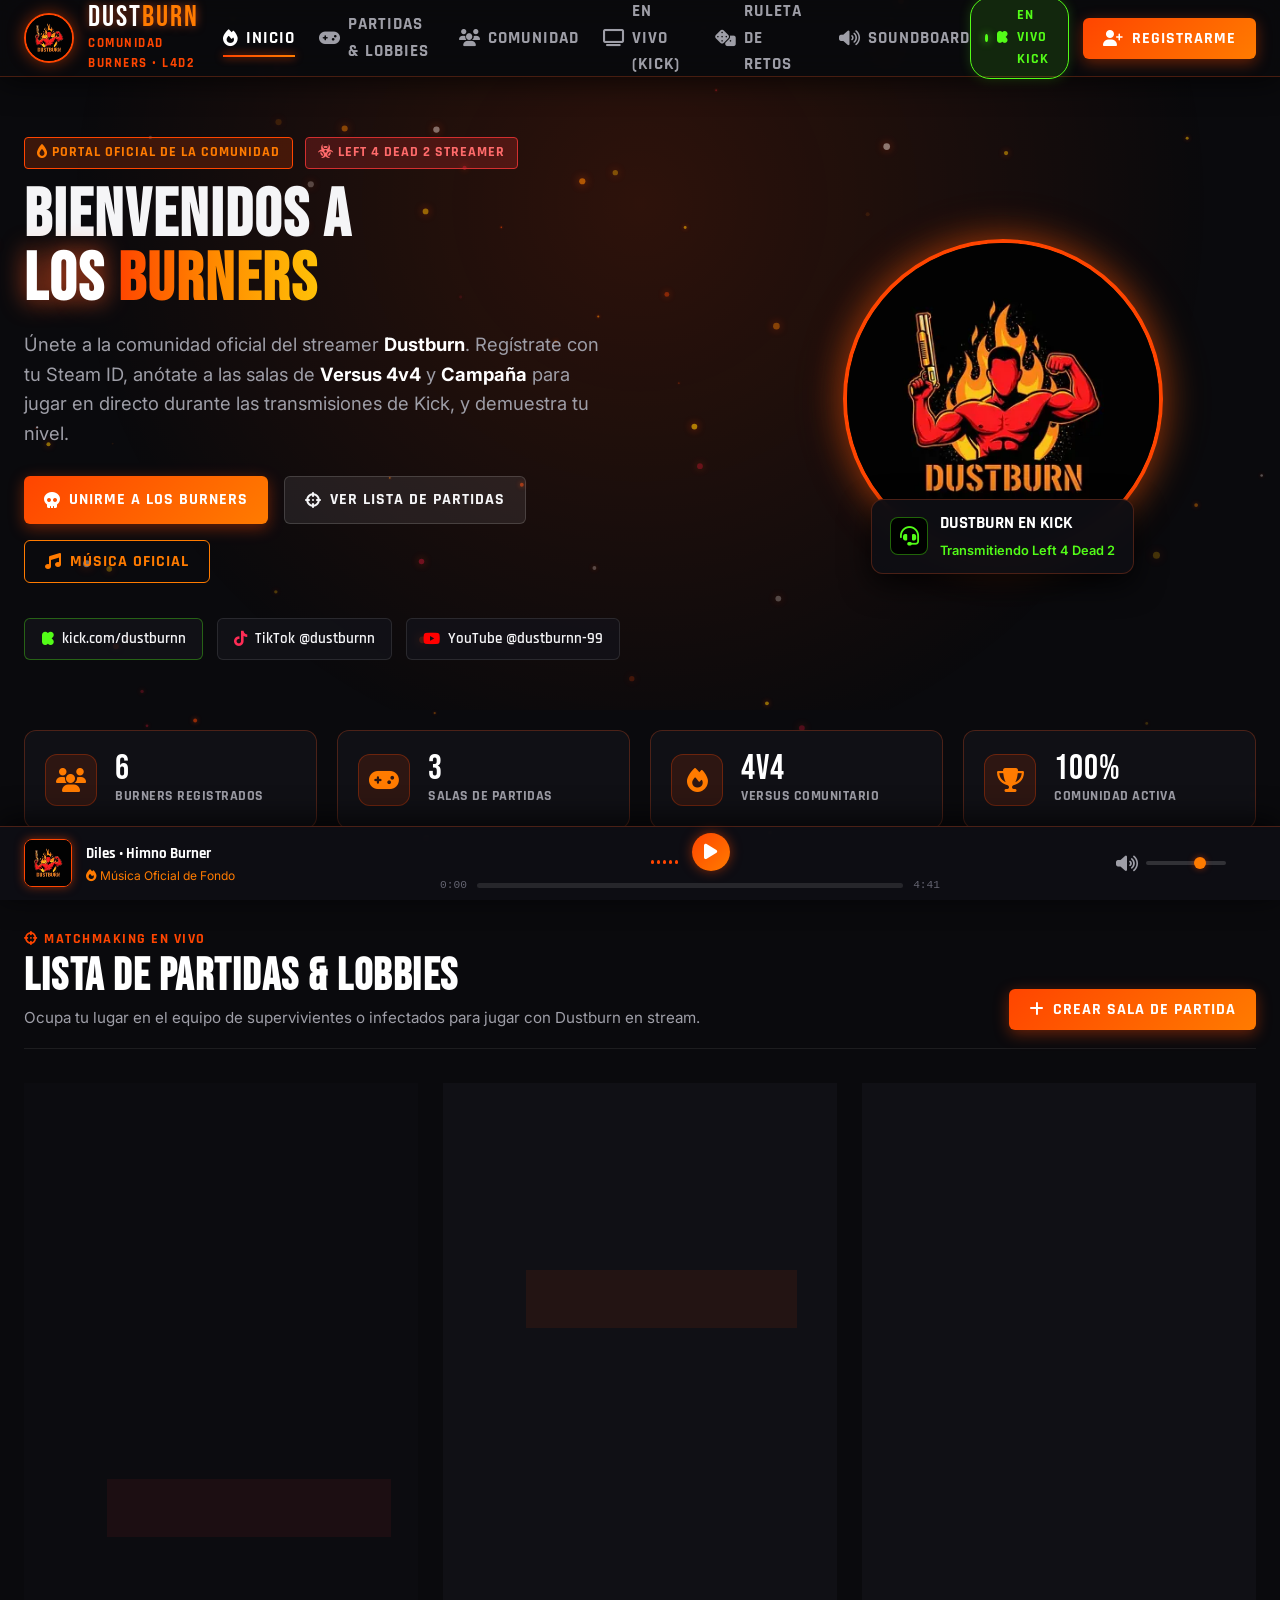
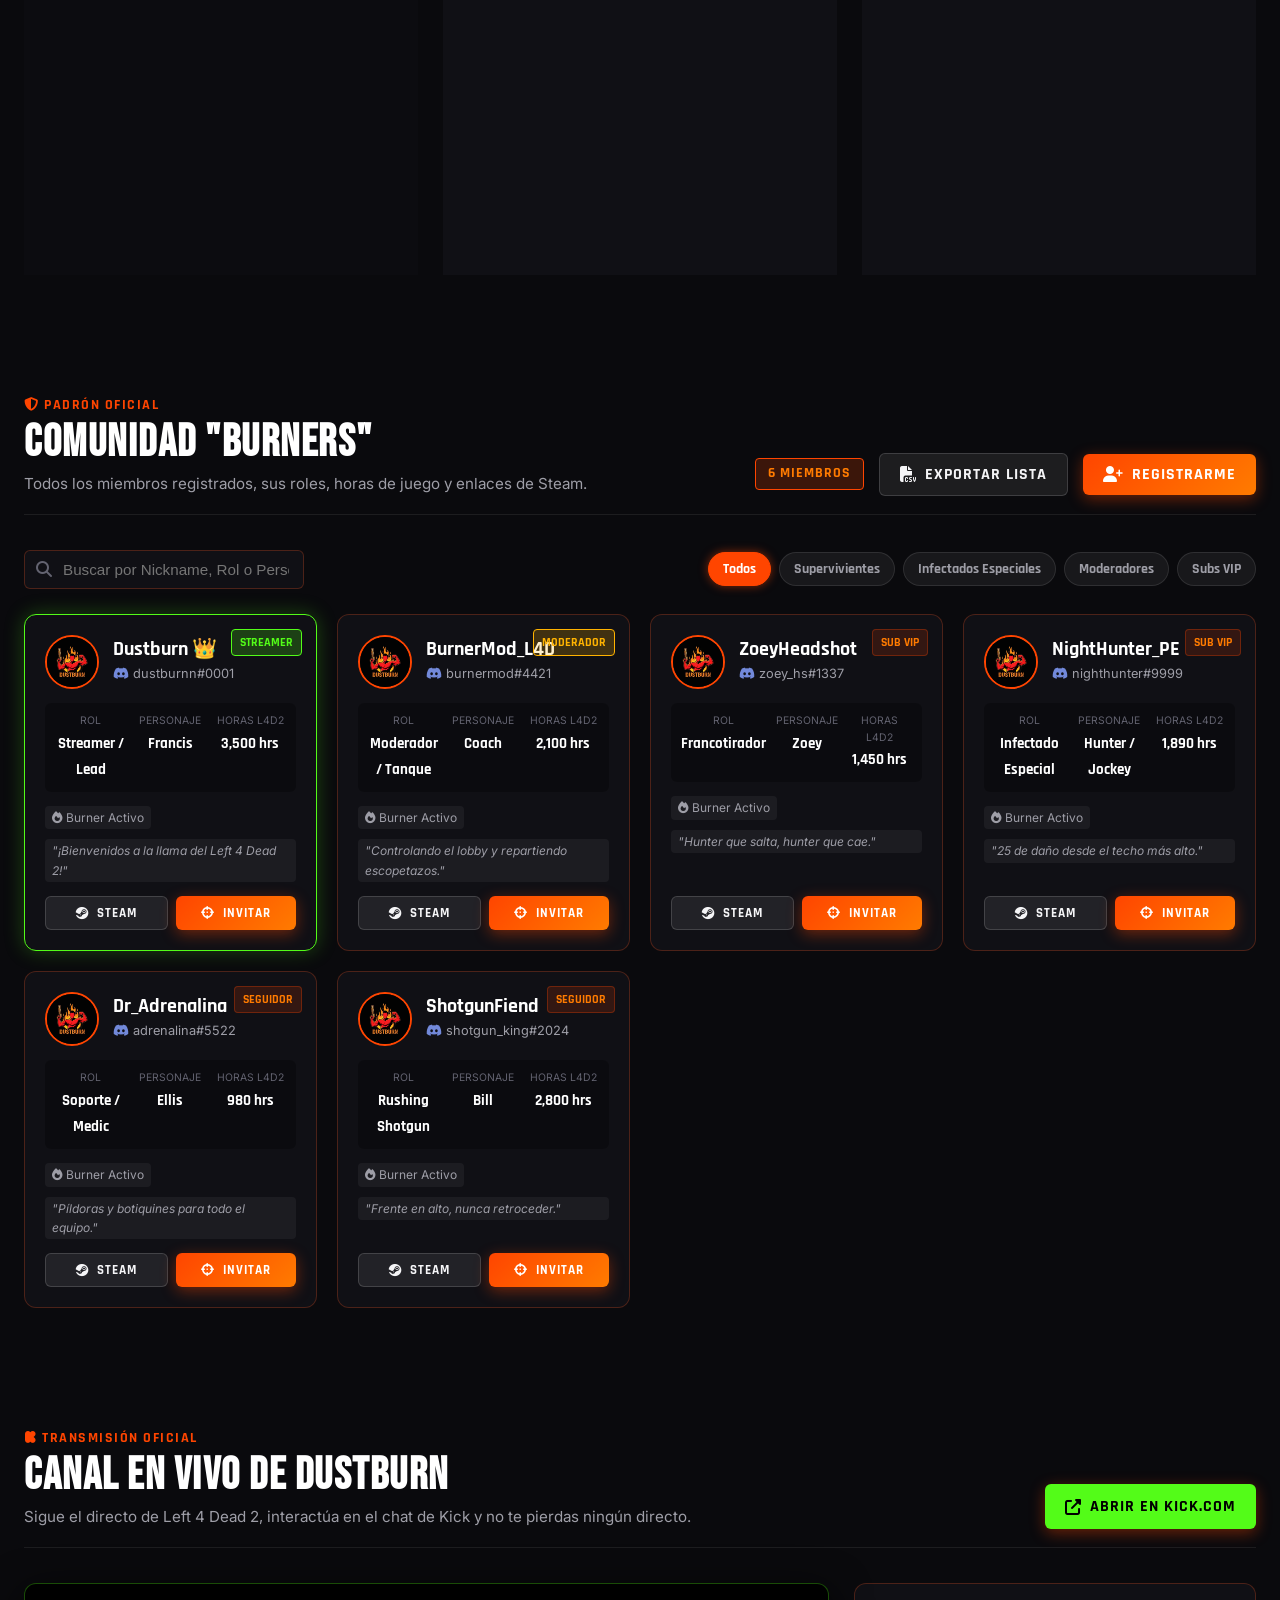
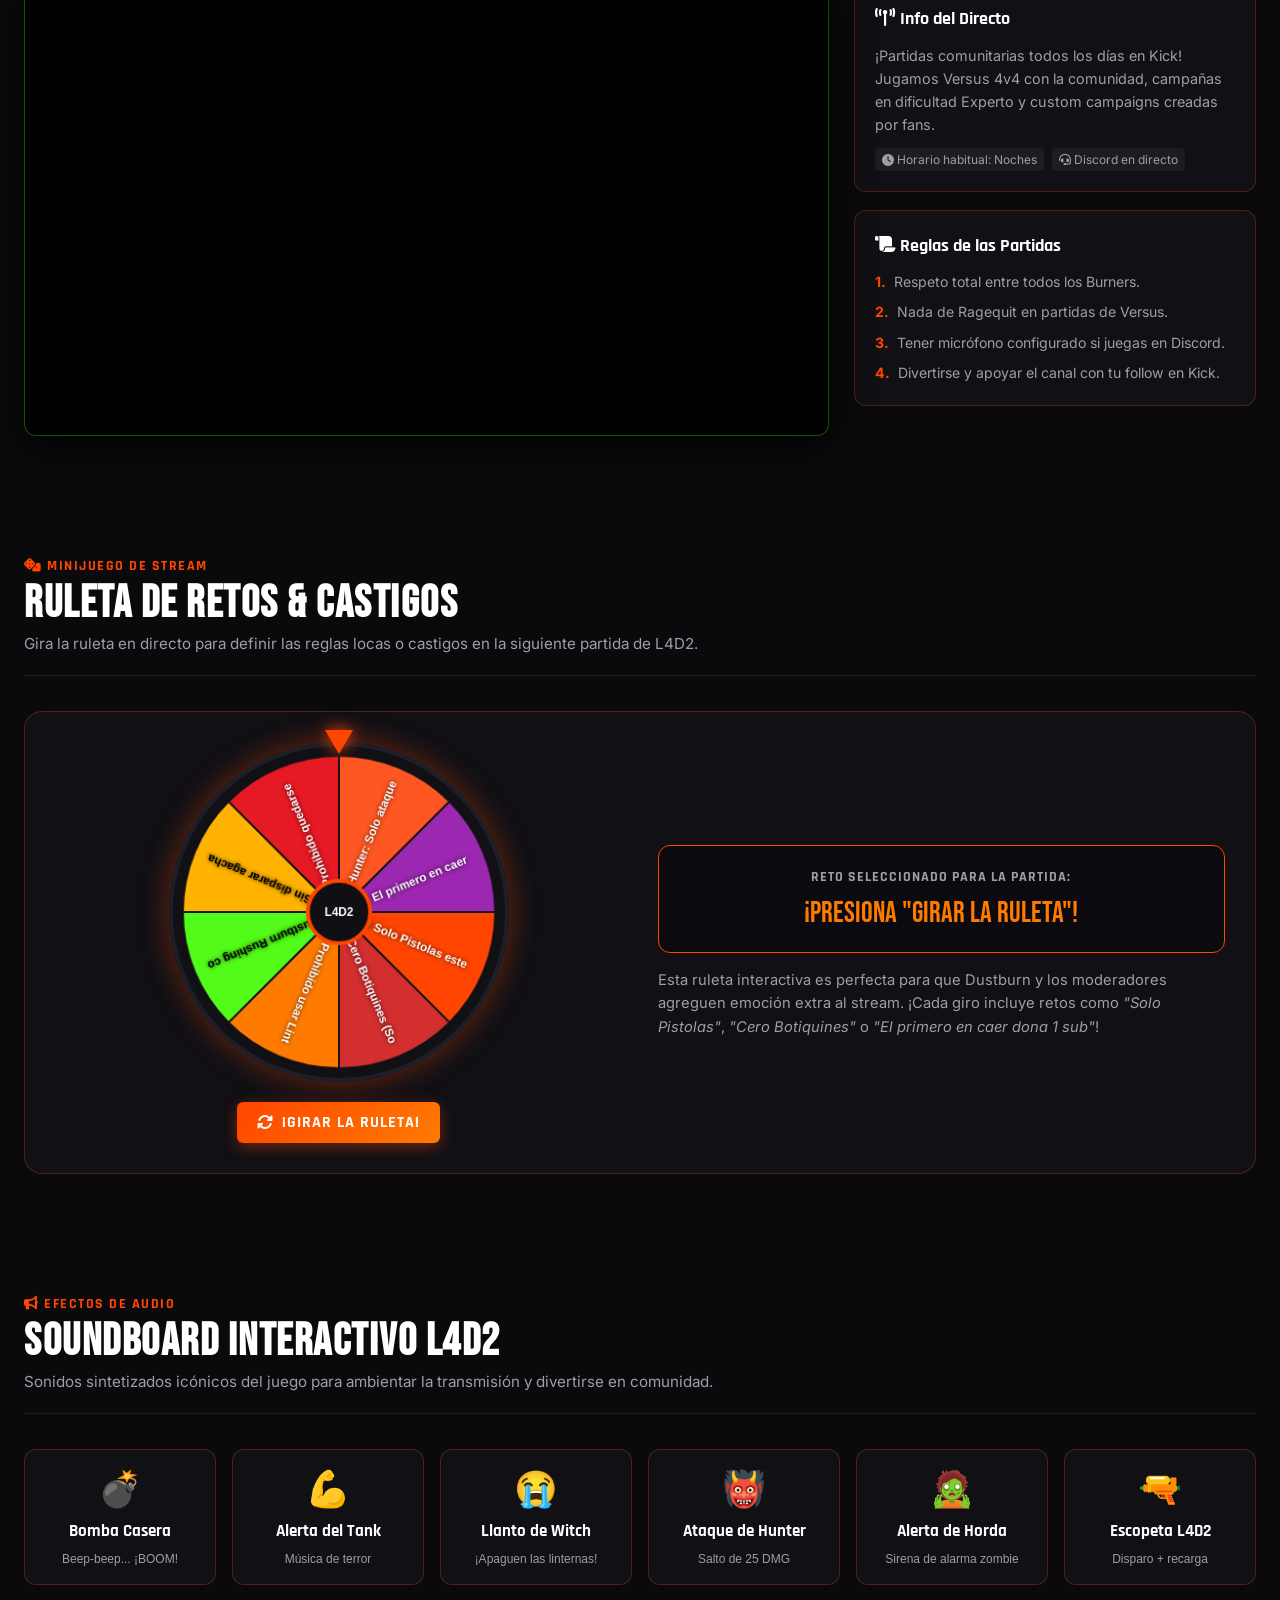
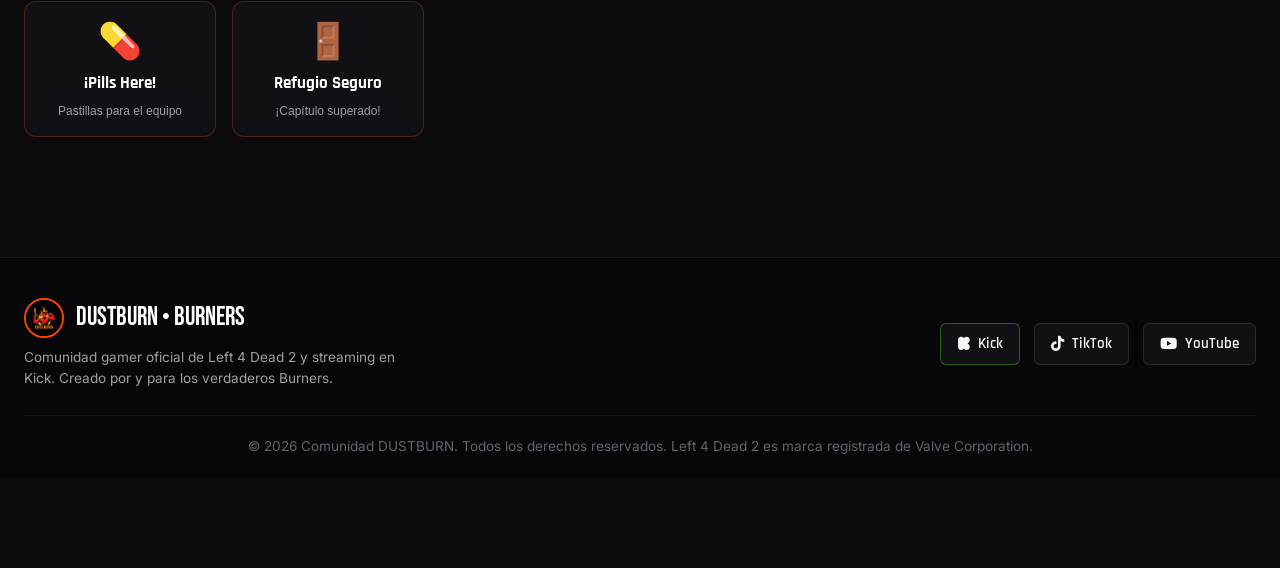
<file: dustburn-community/index.html>
﻿<!DOCTYPE html>
<html lang="es">
<head>
  <meta charset="UTF-8">
  <meta name="viewport" content="width=device-width, initial-scale=1.0">
  <title>DUSTBURN | Comunidad Oficial "Burners" - Left 4 Dead 2</title>
  <meta name="description" content="Página oficial de la comunidad Burners del streamer Dustburn en Kick. Registro de miembros, partidas de Left 4 Dead 2, lobbies interactivos y soundboard.">
  
  <!-- Favicon -->
  <link rel="icon" type="image/webp" href="assets/dustburn_logo.webp">
  
  <!-- Font Awesome Icons -->
  <link rel="stylesheet" href="https://cdnjs.cloudflare.com/ajax/libs/font-awesome/6.4.0/css/all.min.css">
  
  <!-- Custom CSS -->
  <link rel="stylesheet" href="css/style.css">
</head>
<body>
  <!-- Canvas de Partículas Ardientes estilo L4D2 -->
  <canvas id="canvas-particles"></canvas>

  <div class="app-container">
    <!-- ================= NAVBAR ================= -->
    <header class="main-header">
      <div class="container nav-container">
        <a href="#inicio" class="brand-wrapper">
          <img src="assets/dustburn_logo.webp" alt="Dustburn Logo" class="brand-logo-img">
          <div class="brand-info">
            <span class="brand-name">DUST<span>BURN</span></span>
            <span class="brand-tagline">Comunidad Burners • L4D2</span>
          </div>
        </a>

        <ul class="nav-links" id="nav-links">
          <li><a href="#inicio" class="nav-link active"><i class="fas fa-fire text-fire"></i> Inicio</a></li>
          <li><a href="#partidas" class="nav-link"><i class="fas fa-gamepad"></i> Partidas & Lobbies</a></li>
          <li><a href="#burners" class="nav-link"><i class="fas fa-users"></i> Comunidad</a></li>
          <li><a href="#stream" class="nav-link"><i class="fas fa-tv"></i> En Vivo (Kick)</a></li>
          <li><a href="#ruleta" class="nav-link"><i class="fas fa-dice"></i> Ruleta de Retos</a></li>
          <li><a href="#soundboard" class="nav-link"><i class="fas fa-volume-up"></i> Soundboard</a></li>
        </ul>

        <div class="nav-actions">
          <a href="https://kick.com/dustburnn" target="_blank" rel="noopener noreferrer" class="kick-live-badge" title="Ir al canal de Kick">
            <span class="pulse-dot"></span>
            <i class="fab fa-kickstarter-k"></i> EN VIVO KICK
          </a>
          <button class="btn btn-primary btn-open-register">
            <i class="fas fa-user-plus"></i> Registrarme
          </button>
          <button class="mobile-menu-btn" id="mobile-menu-btn" aria-label="Abrir Menú">
            <i class="fas fa-bars"></i>
          </button>
        </div>
      </div>
    </header>

    <!-- ================= HERO SECTION ================= -->
    <section class="hero-section" id="inicio">
      <div class="container hero-grid">
        <div class="hero-text-content">
          <div class="hero-badge-container">
            <span class="badge-tag"><i class="fas fa-burn"></i> Portal Oficial de la Comunidad</span>
            <span class="badge-tag badge-l4d2"><i class="fas fa-biohazard"></i> Left 4 Dead 2 Streamer</span>
          </div>

          <h1 class="hero-title">
            BIENVENIDOS A <br>
            <span class="text-glow">LOS</span> <span class="text-gradient">BURNERS</span>
          </h1>

          <p class="hero-desc">
            Únete a la comunidad oficial del streamer <strong>Dustburn</strong>. 
            Regístrate con tu Steam ID, anótate a las salas de <strong>Versus 4v4</strong> y <strong>Campaña</strong> para jugar en directo durante las transmisiones de Kick, y demuestra tu nivel.
          </p>

          <div class="hero-actions">
            <button class="btn btn-primary btn-open-register">
              <i class="fas fa-skull"></i> Unirme a los Burners
            </button>
            <a href="#partidas" class="btn btn-secondary">
              <i class="fas fa-crosshairs"></i> Ver Lista de Partidas
            </a>
            <button class="btn btn-outline-fire" onclick="window.DustburnPlayer && window.DustburnPlayer.togglePlay()">
              <i class="fas fa-music"></i> Música Oficial
            </button>
          </div>

          <!-- Redes Sociales Oficiales de Dustburn -->
          <div class="social-links-bar">
            <a href="https://kick.com/dustburnn" target="_blank" rel="noopener noreferrer" class="social-pill kick">
              <i class="fab fa-kickstarter-k" style="color: var(--kick-green);"></i> kick.com/dustburnn
            </a>
            <a href="https://www.tiktok.com/@dustburnn?lang=es" target="_blank" rel="noopener noreferrer" class="social-pill tiktok">
              <i class="fab fa-tiktok" style="color: #fe2c55;"></i> TikTok @dustburnn
            </a>
            <a href="https://www.youtube.com/@dustburnn-99" target="_blank" rel="noopener noreferrer" class="social-pill youtube">
              <i class="fab fa-youtube" style="color: #ff0000;"></i> YouTube @dustburnn-99
            </a>
          </div>
        </div>

        <!-- Logo Frame con Aura Llameante -->
        <div class="streamer-showcase">
          <div class="logo-flame-frame">
            <img src="assets/dustburn_logo.webp" alt="Logo Dustburn" class="showcase-logo">
            <div class="live-floating-card">
              <div class="live-stream-icon">
                <i class="fas fa-headset"></i>
              </div>
              <div>
                <strong style="font-family: var(--font-subheading); color:#fff; font-size:1.05rem; display:block;">DUSTBURN EN KICK</strong>
                <span style="color: var(--kick-green); font-size: 0.8rem; font-weight: 600;">Transmitiendo Left 4 Dead 2</span>
              </div>
            </div>
          </div>
        </div>
      </div>
    </section>

    <!-- ================= CONTADORES / ESTADÍSTICAS ================= -->
    <section class="stats-bar-section">
      <div class="container stats-grid">
        <div class="stat-card">
          <div class="stat-icon"><i class="fas fa-users"></i></div>
          <div class="stat-info">
            <div class="stat-number" id="stat-total-burners">6</div>
            <div class="stat-label">Burners Registrados</div>
          </div>
        </div>
        <div class="stat-card">
          <div class="stat-icon"><i class="fas fa-gamepad"></i></div>
          <div class="stat-info">
            <div class="stat-number" id="stat-active-matches">3</div>
            <div class="stat-label">Salas de Partidas</div>
          </div>
        </div>
        <div class="stat-card">
          <div class="stat-icon"><i class="fas fa-fire"></i></div>
          <div class="stat-info">
            <div class="stat-number">4v4</div>
            <div class="stat-label">Versus Comunitario</div>
          </div>
        </div>
        <div class="stat-card">
          <div class="stat-icon"><i class="fas fa-trophy"></i></div>
          <div class="stat-info">
            <div class="stat-number">100%</div>
            <div class="stat-label">Comunidad Activa</div>
          </div>
        </div>
      </div>
    </section>

    <!-- ================= SALA DE PARTIDAS & LOBBIES ================= -->
    <section class="section" id="partidas">
      <div class="container">
        <div class="section-header">
          <div class="section-title-wrap">
            <span class="section-badge"><i class="fas fa-crosshairs"></i> Matchmaking en Vivo</span>
            <h2 class="section-title">LISTA DE PARTIDAS & LOBBIES</h2>
            <p class="section-desc">Ocupa tu lugar en el equipo de supervivientes o infectados para jugar con Dustburn en stream.</p>
          </div>
          <div class="lobby-controls">
            <button class="btn btn-primary btn-open-create-lobby">
              <i class="fas fa-plus"></i> Crear Sala de Partida
            </button>
          </div>
        </div>

        <!-- Grid de Salas Inyectadas Dinámicamente -->
        <div class="lobbies-grid" id="lobbies-container">
          <!-- Renderizado por lobbies.js -->
        </div>
      </div>
    </section>

    <!-- ================= DIRECTORIO DE LA COMUNIDAD BURNERS ================= -->
    <section class="section" id="burners">
      <div class="container">
        <div class="section-header">
          <div class="section-title-wrap">
            <span class="section-badge"><i class="fas fa-shield-alt"></i> Padrón Oficial</span>
            <h2 class="section-title">COMUNIDAD "BURNERS"</h2>
            <p class="section-desc">Todos los miembros registrados, sus roles, horas de juego y enlaces de Steam.</p>
          </div>
          <div class="community-stats-header">
            <span class="badge-tag" id="community-total-badge">6 Miembros</span>
            <button class="btn btn-secondary" id="btn-export-csv" title="Descargar base de datos en CSV para el Streamer">
              <i class="fas fa-file-csv"></i> Exportar Lista
            </button>
            <button class="btn btn-primary btn-open-register">
              <i class="fas fa-user-plus"></i> Registrarme
            </button>
          </div>
        </div>

        <!-- Filtros y Búsqueda -->
        <div class="burners-filter-bar">
          <div class="search-input-wrap">
            <i class="fas fa-search search-icon"></i>
            <input type="text" id="burner-search" placeholder="Buscar por Nickname, Rol o Personaje...">
          </div>

          <div class="filter-pills">
            <button class="filter-btn active" data-filter="all">Todos</button>
            <button class="filter-btn" data-filter="survivors">Supervivientes</button>
            <button class="filter-btn" data-filter="infected">Infectados Especiales</button>
            <button class="filter-btn" data-filter="mods">Moderadores</button>
            <button class="filter-btn" data-filter="vips">Subs VIP</button>
          </div>
        </div>

        <!-- Grid de Tarjetas de Burners -->
        <div class="burners-grid" id="burners-grid">
          <!-- Renderizado por community.js -->
        </div>
      </div>
    </section>

    <!-- ================= STREAM EN VIVO KICK & MEDIA CENTER ================= -->
    <section class="section" id="stream">
      <div class="container">
        <div class="section-header">
          <div class="section-title-wrap">
            <span class="section-badge"><i class="fab fa-kickstarter-k text-kick"></i> Transmisión Oficial</span>
            <h2 class="section-title">CANAL EN VIVO DE DUSTBURN</h2>
            <p class="section-desc">Sigue el directo de Left 4 Dead 2, interactúa en el chat de Kick y no te pierdas ningún directo.</p>
          </div>
          <a href="https://kick.com/dustburnn" target="_blank" rel="noopener noreferrer" class="btn btn-primary" style="background: var(--kick-green); color: #000;">
            <i class="fas fa-external-link-alt"></i> Abrir en Kick.com
          </a>
        </div>

        <div class="stream-grid">
          <div class="stream-player-box">
            <iframe 
              src="https://player.kick.com/dustburnn" 
              title="Kick Stream Dustburn"
              allow="autoplay; fullscreen; picture-in-picture"
              loading="lazy">
            </iframe>
          </div>

          <div class="stream-sidebar">
            <div class="stream-info-card">
              <h4><i class="fas fa-broadcast-tower text-fire"></i> Info del Directo</h4>
              <p style="font-size: 0.9rem; color: var(--text-muted); margin-bottom: 12px;">
                ¡Partidas comunitarias todos los días en Kick! Jugamos Versus 4v4 con la comunidad, campañas en dificultad Experto y custom campaigns creadas por fans.
              </p>
              <div style="display: flex; gap: 8px; flex-wrap: wrap;">
                <span class="tag-mini"><i class="fas fa-clock"></i> Horario habitual: Noches</span>
                <span class="tag-mini"><i class="fas fa-headset"></i> Discord en directo</span>
              </div>
            </div>

            <div class="stream-info-card">
              <h4><i class="fas fa-scroll text-fire"></i> Reglas de las Partidas</h4>
              <ul class="stream-rules-list">
                <li><span>1.</span> Respeto total entre todos los Burners.</li>
                <li><span>2.</span> Nada de Ragequit en partidas de Versus.</li>
                <li><span>3.</span> Tener micrófono configurado si juegas en Discord.</li>
                <li><span>4.</span> Divertirse y apoyar el canal con tu follow en Kick.</li>
              </ul>
            </div>
          </div>
        </div>
      </div>
    </section>

    <!-- ================= RULETA DE RETOS & CASTIGOS STREAM ================= -->
    <section class="section" id="ruleta">
      <div class="container">
        <div class="section-header">
          <div class="section-title-wrap">
            <span class="section-badge"><i class="fas fa-dice text-fire"></i> Minijuego de Stream</span>
            <h2 class="section-title">RULETA DE RETOS & CASTIGOS</h2>
            <p class="section-desc">Gira la ruleta en directo para definir las reglas locas o castigos en la siguiente partida de L4D2.</p>
          </div>
        </div>

        <div class="roulette-container">
          <div class="roulette-wheel-box">
            <div class="roulette-pointer"></div>
            <canvas id="canvas-roulette" width="340" height="340"></canvas>
            <button class="btn btn-primary" id="spin-roulette-btn" style="margin-top: 20px;">
              <i class="fas fa-sync-alt"></i> ¡Girar la Ruleta!
            </button>
          </div>

          <div class="roulette-info">
            <div class="result-card">
              <h3>Reto Seleccionado para la Partida:</h3>
              <div class="challenge-text" id="challenge-result-text">
                ¡Presiona "Girar la Ruleta"!
              </div>
            </div>

            <p style="font-size: 0.92rem; color: var(--text-muted);">
              Esta ruleta interactiva es perfecta para que Dustburn y los moderadores agreguen emoción extra al stream. 
              ¡Cada giro incluye retos como <em>"Solo Pistolas"</em>, <em>"Cero Botiquines"</em> o <em>"El primero en caer dona 1 sub"</em>!
            </p>
          </div>
        </div>
      </div>
    </section>

    <!-- ================= SOUNDBOARD L4D2 ================= -->
    <section class="section" id="soundboard">
      <div class="container">
        <div class="section-header">
          <div class="section-title-wrap">
            <span class="section-badge"><i class="fas fa-bullhorn text-fire"></i> Efectos de Audio</span>
            <h2 class="section-title">SOUNDBOARD INTERACTIVO L4D2</h2>
            <p class="section-desc">Sonidos sintetizados icónicos del juego para ambientar la transmisión y divertirse en comunidad.</p>
          </div>
        </div>

        <div class="soundboard-grid">
          <button class="sound-btn" data-sound="pipeBomb">
            <span class="sound-icon">💣</span>
            <span class="sound-label">Bomba Casera</span>
            <span class="sound-sub">Beep-beep... ¡BOOM!</span>
          </button>

          <button class="sound-btn" data-sound="tankAlert">
            <span class="sound-icon">💪</span>
            <span class="sound-label">Alerta del Tank</span>
            <span class="sound-sub">Música de terror</span>
          </button>

          <button class="sound-btn" data-sound="witchCry">
            <span class="sound-icon">😭</span>
            <span class="sound-label">Llanto de Witch</span>
            <span class="sound-sub">¡Apaguen las linternas!</span>
          </button>

          <button class="sound-btn" data-sound="hunterScream">
            <span class="sound-icon">👹</span>
            <span class="sound-label">Ataque de Hunter</span>
            <span class="sound-sub">Salto de 25 DMG</span>
          </button>

          <button class="sound-btn" data-sound="hordeIncoming">
            <span class="sound-icon">🧟</span>
            <span class="sound-label">Alerta de Horda</span>
            <span class="sound-sub">Sirena de alarma zombie</span>
          </button>

          <button class="sound-btn" data-sound="shotgunBlast">
            <span class="sound-icon">🔫</span>
            <span class="sound-label">Escopeta L4D2</span>
            <span class="sound-sub">Disparo + recarga</span>
          </button>

          <button class="sound-btn" data-sound="pillsHere">
            <span class="sound-icon">💊</span>
            <span class="sound-label">¡Pills Here!</span>
            <span class="sound-sub">Pastillas para el equipo</span>
          </button>

          <button class="sound-btn" data-sound="safehouseVictory">
            <span class="sound-icon">🚪</span>
            <span class="sound-label">Refugio Seguro</span>
            <span class="sound-sub">¡Capítulo superado!</span>
          </button>
        </div>
      </div>
    </section>

    <!-- ================= FOOTER ================= -->
    <footer class="main-footer">
      <div class="container">
        <div class="footer-content">
          <div class="footer-brand">
            <div style="display: flex; align-items: center; gap: 12px; margin-bottom: 8px;">
              <img src="assets/dustburn_logo.webp" alt="Dustburn" style="width: 40px; height: 40px; border-radius: 50%; border: 2px solid var(--fire-primary);">
              <span style="font-family: var(--font-heading); font-size: 1.6rem; color: #fff;">DUSTBURN • BURNERS</span>
            </div>
            <p style="font-size: 0.85rem; color: var(--text-muted); max-width: 400px;">
              Comunidad gamer oficial de Left 4 Dead 2 y streaming en Kick. Creado por y para los verdaderos Burners.
            </p>
          </div>

          <div class="footer-socials" style="display: flex; gap: 14px;">
            <a href="https://kick.com/dustburnn" target="_blank" rel="noopener noreferrer" class="social-pill kick">
              <i class="fab fa-kickstarter-k"></i> Kick
            </a>
            <a href="https://www.tiktok.com/@dustburnn?lang=es" target="_blank" rel="noopener noreferrer" class="social-pill tiktok">
              <i class="fab fa-tiktok"></i> TikTok
            </a>
            <a href="https://www.youtube.com/@dustburnn-99" target="_blank" rel="noopener noreferrer" class="social-pill youtube">
              <i class="fab fa-youtube"></i> YouTube
            </a>
          </div>
        </div>

        <div class="footer-credits">
          © 2026 Comunidad DUSTBURN. Todos los derechos reservados. Left 4 Dead 2 es marca registrada de Valve Corporation.
        </div>
      </div>
    </footer>
  </div>

  <!-- ================= REPRODUCTOR DE MÚSICA HUD FLOTANTE ================= -->
  <div class="audio-player-hud" id="audio-hud">
    <audio id="main-audio" preload="auto">
      <source src="assets/dustburn_theme.mp3" type="audio/mp3">
    </audio>

    <div class="audio-hud-container">
      <div class="track-info-wrap">
        <img src="assets/dustburn_logo.webp" alt="Track Cover" class="track-cover-art">
        <div class="track-texts">
          <span class="track-title">Diles • Himno Burner</span>
          <span class="track-subtitle"><i class="fas fa-fire text-fire"></i> Música Oficial de Fondo</span>
        </div>
      </div>

      <div class="player-controls-center">
        <div class="controls-buttons">
          <div class="equalizer-visualizer">
            <span class="eq-bar"></span>
            <span class="eq-bar"></span>
            <span class="eq-bar"></span>
            <span class="eq-bar"></span>
            <span class="eq-bar"></span>
          </div>

          <button class="ctrl-btn btn-play-main" id="play-btn" title="Reproducir / Pausar">
            <i class="fas fa-play" id="play-icon"></i>
          </button>
        </div>

        <div class="progress-bar-wrap">
          <span class="time-stamp" id="current-time">0:00</span>
          <div class="progress-track" id="progress-track">
            <div class="progress-fill" id="progress-fill"></div>
          </div>
          <span class="time-stamp" id="total-time">4:41</span>
        </div>
      </div>

      <div class="volume-control-wrap">
        <button class="ctrl-btn" id="mute-btn" title="Silenciar">
          <i class="fas fa-volume-up" id="mute-icon"></i>
        </button>
        <input type="range" class="volume-slider" id="volume-slider" min="0" max="1" step="0.05" value="0.7">
      </div>
    </div>
  </div>

  <!-- ================= MODAL: REGISTRO DE BURNERS ================= -->
  <div class="modal-overlay" id="modal-register">
    <div class="modal-dialog">
      <div class="modal-head">
        <h3><i class="fas fa-user-plus text-fire"></i> REGISTRO DE BURNER</h3>
        <button class="modal-close-btn">&times;</button>
      </div>
      <div class="modal-body">
        <form id="register-burner-form">
          <div class="form-group">
            <label for="reg-nick">Gamertag / Apodo Burner *</label>
            <input type="text" id="reg-nick" required placeholder="Ej. Burner_Shotgun, FrancoL4D">
          </div>

          <div class="form-row">
            <div class="form-group">
              <label for="reg-steam">Steam ID / Perfil URL</label>
              <input type="text" id="reg-steam" placeholder="https://steamcommunity.com/id/...">
            </div>
            <div class="form-group">
              <label for="reg-discord">Usuario de Discord</label>
              <input type="text" id="reg-discord" placeholder="usuario#0000 o @usuario">
            </div>
          </div>

          <div class="form-row">
            <div class="form-group">
              <label for="reg-role">Rol Principal Favorito</label>
              <select id="reg-role">
                <option value="Rushing Shotgun">Puntero / Rushing Escopeta</option>
                <option value="Francotirador">Francotirador / Rifle Caza</option>
                <option value="Soporte / Medic">Soporte Médico / Curandero</option>
                <option value="Infectado Especial">Infectado Especial (Hunter/Tank)</option>
                <option value="Polivalente / Versátil">Polivalente / Versátil</option>
              </select>
            </div>
            <div class="form-group">
              <label for="reg-char">Personaje L4D2 Favorito</label>
              <select id="reg-char">
                <option value="Francis">Francis</option>
                <option value="Bill">Bill</option>
                <option value="Zoey">Zoey</option>
                <option value="Louis">Louis</option>
                <option value="Coach">Coach</option>
                <option value="Ellis">Ellis</option>
                <option value="Nick">Nick</option>
                <option value="Rochelle">Rochelle</option>
              </select>
            </div>
          </div>

          <div class="form-row">
            <div class="form-group">
              <label for="reg-hours">Horas en Left 4 Dead 2</label>
              <input type="number" id="reg-hours" min="0" placeholder="Ej. 650">
            </div>
            <div class="form-group">
              <label for="reg-kick-rank">Rango en Kick</label>
              <select id="reg-kick-rank">
                <option value="Seguidor">Seguidor de Dustburn</option>
                <option value="Sub VIP">Suscriptor VIP</option>
                <option value="Moderador">Moderador del Canal</option>
              </select>
            </div>
          </div>

          <div class="form-group">
            <label for="reg-motto">Lema o Frase de Combate</label>
            <input type="text" id="reg-motto" placeholder="Ej. ¡Hunter que salta, hunter que no se levanta!">
          </div>

          <div style="display: flex; gap: 10px; margin-top: 24px;">
            <button type="button" class="btn btn-secondary btn-modal-cancel" style="flex: 1;">Cancelar</button>
            <button type="submit" class="btn btn-primary" style="flex: 2;"><i class="fas fa-check"></i> Completar Registro</button>
          </div>
        </form>
      </div>
    </div>
  </div>

  <!-- ================= MODAL: CREAR SALA DE PARTIDA ================= -->
  <div class="modal-overlay" id="modal-create-lobby">
    <div class="modal-dialog">
      <div class="modal-head">
        <h3><i class="fas fa-gamepad text-fire"></i> CREAR SALA DE PARTIDA</h3>
        <button class="modal-close-btn">&times;</button>
      </div>
      <div class="modal-body">
        <form id="create-lobby-form">
          <div class="form-group">
            <label for="lobby-title-input">Nombre o Título de la Sala *</label>
            <input type="text" id="lobby-title-input" required placeholder="Ej. Versus de Subs con Dustburn">
          </div>

          <div class="form-row">
            <div class="form-group">
              <label for="lobby-mode-input">Modo de Juego</label>
              <select id="lobby-mode-input">
                <option value="versus">Versus (4 vs 4 - 8 Slots)</option>
                <option value="campaign">Campaña Co-op (4 Jugadores)</option>
                <option value="survival">Supervivencia / Survival (4 Jugadores)</option>
              </select>
            </div>
            <div class="form-group">
              <label for="lobby-diff-input">Dificultad</label>
              <select id="lobby-diff-input">
                <option value="Normal">Normal</option>
                <option value="Avanzado">Avanzado</option>
                <option value="Experto">Experto</option>
                <option value="Experto Realismo">Experto Realismo</option>
              </select>
            </div>
          </div>

          <div class="form-group">
            <label for="lobby-campaign-input">Campaña / Mapa</label>
            <input type="text" id="lobby-campaign-input" placeholder="Ej. Dark Carnival, No Mercy, Parish, etc.">
          </div>

          <div class="form-group">
            <label for="lobby-ip-input">IP del Servidor / Comando de Conexión</label>
            <input type="text" id="lobby-ip-input" placeholder="Ej. connect 190.113.88.24:27015">
          </div>

          <div style="display: flex; gap: 10px; margin-top: 24px;">
            <button type="button" class="btn btn-secondary btn-modal-cancel" style="flex: 1;">Cancelar</button>
            <button type="submit" class="btn btn-primary" style="flex: 2;"><i class="fas fa-plus"></i> Abrir Sala</button>
          </div>
        </form>
      </div>
    </div>
  </div>

  <!-- Contenedor para Notificaciones Toast Flotantes -->
  <div class="toast-container" id="toast-container"></div>

  <!-- Scripts -->
  <script src="js/particles.js"></script>
  <script src="js/audio-player.js"></script>
  <script src="js/soundboard.js"></script>
  <script src="js/lobbies.js"></script>
  <script src="js/community.js"></script>
  <script src="js/roulette.js"></script>
  <script src="js/app.js"></script>
</body>
</html>
</file>
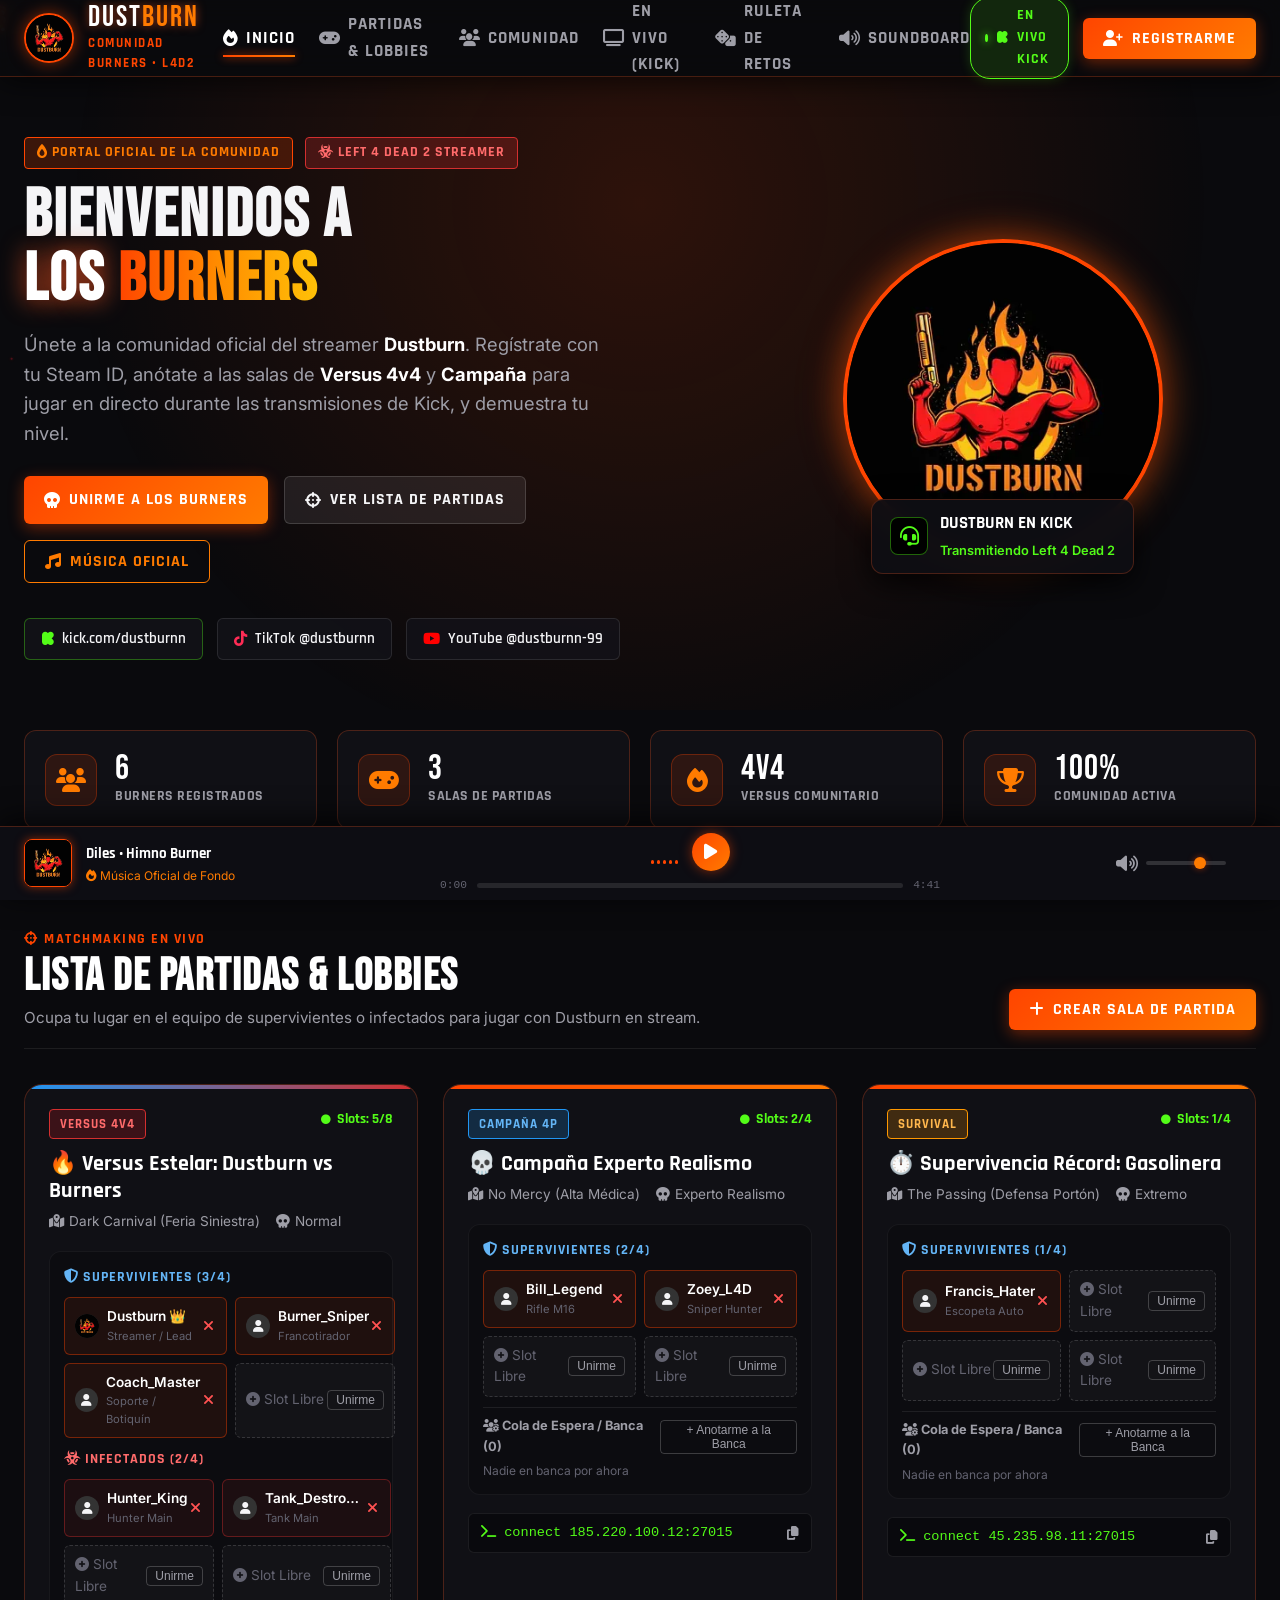
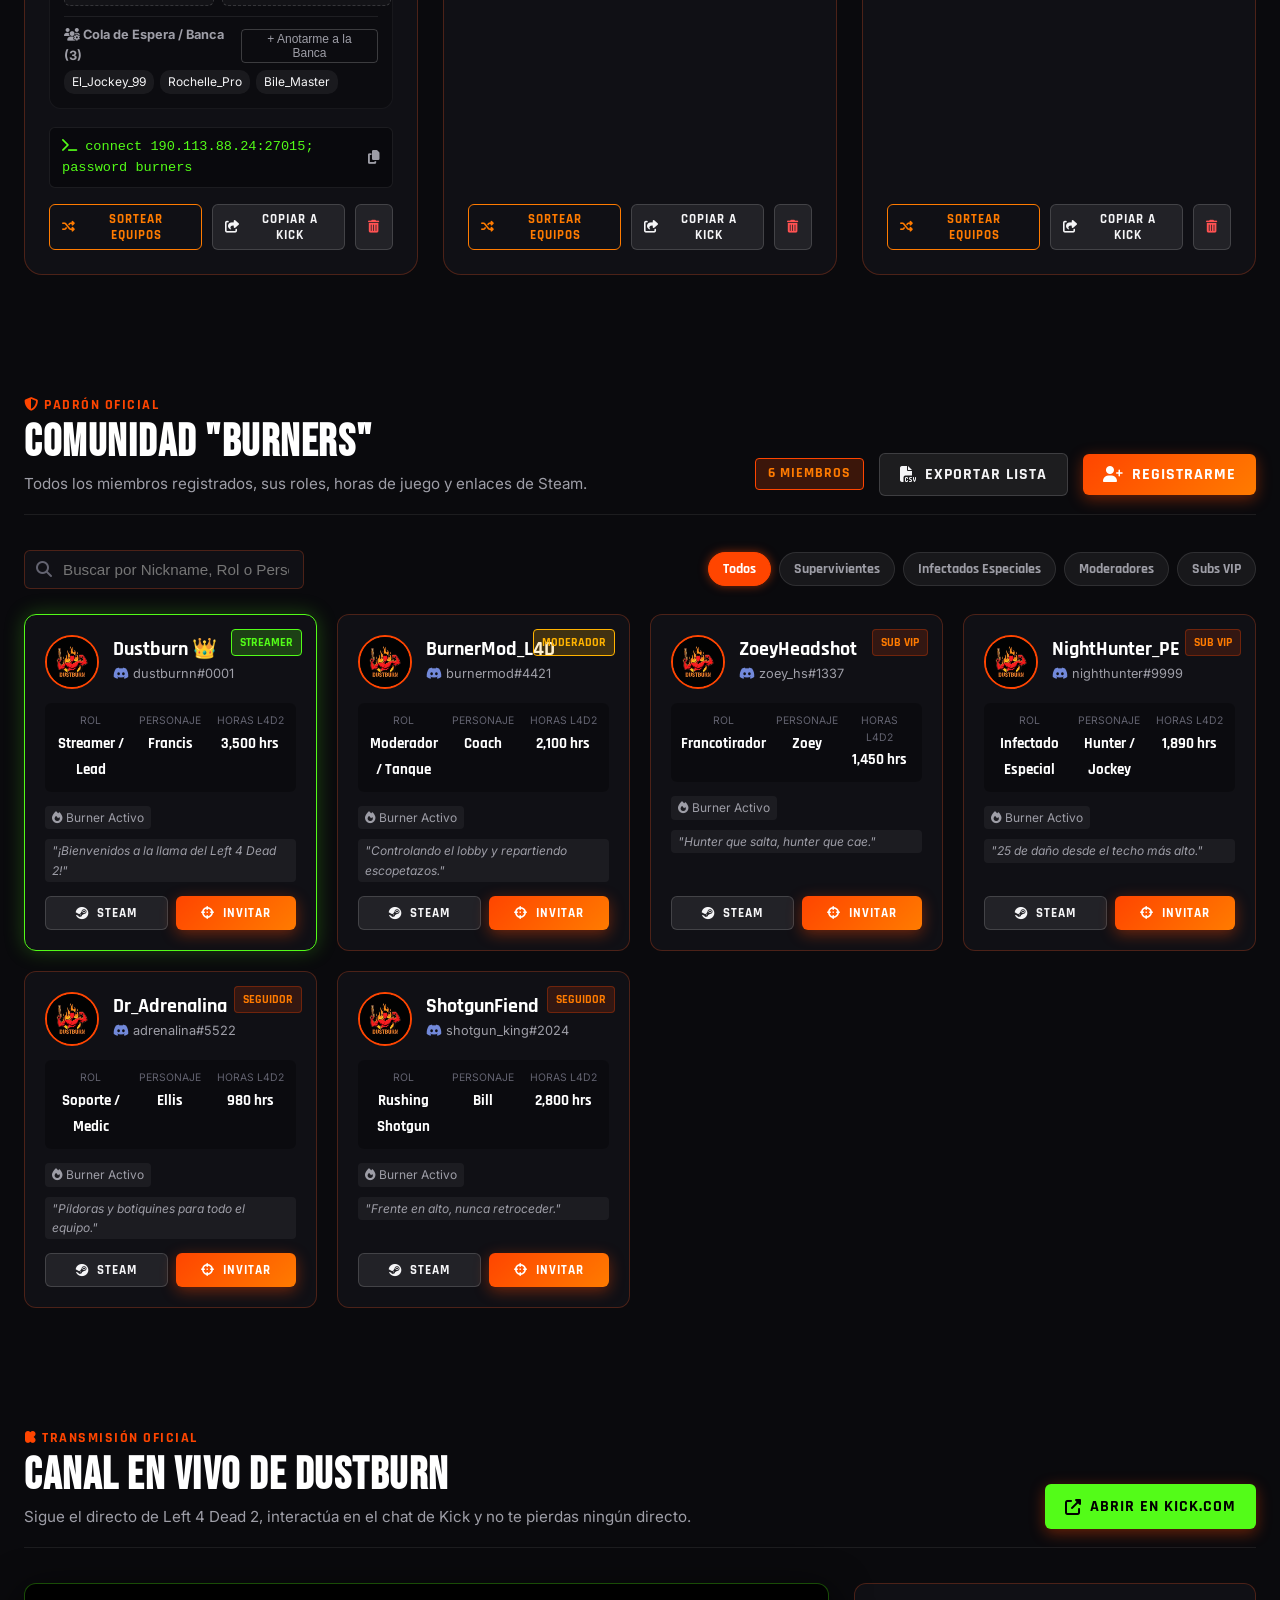
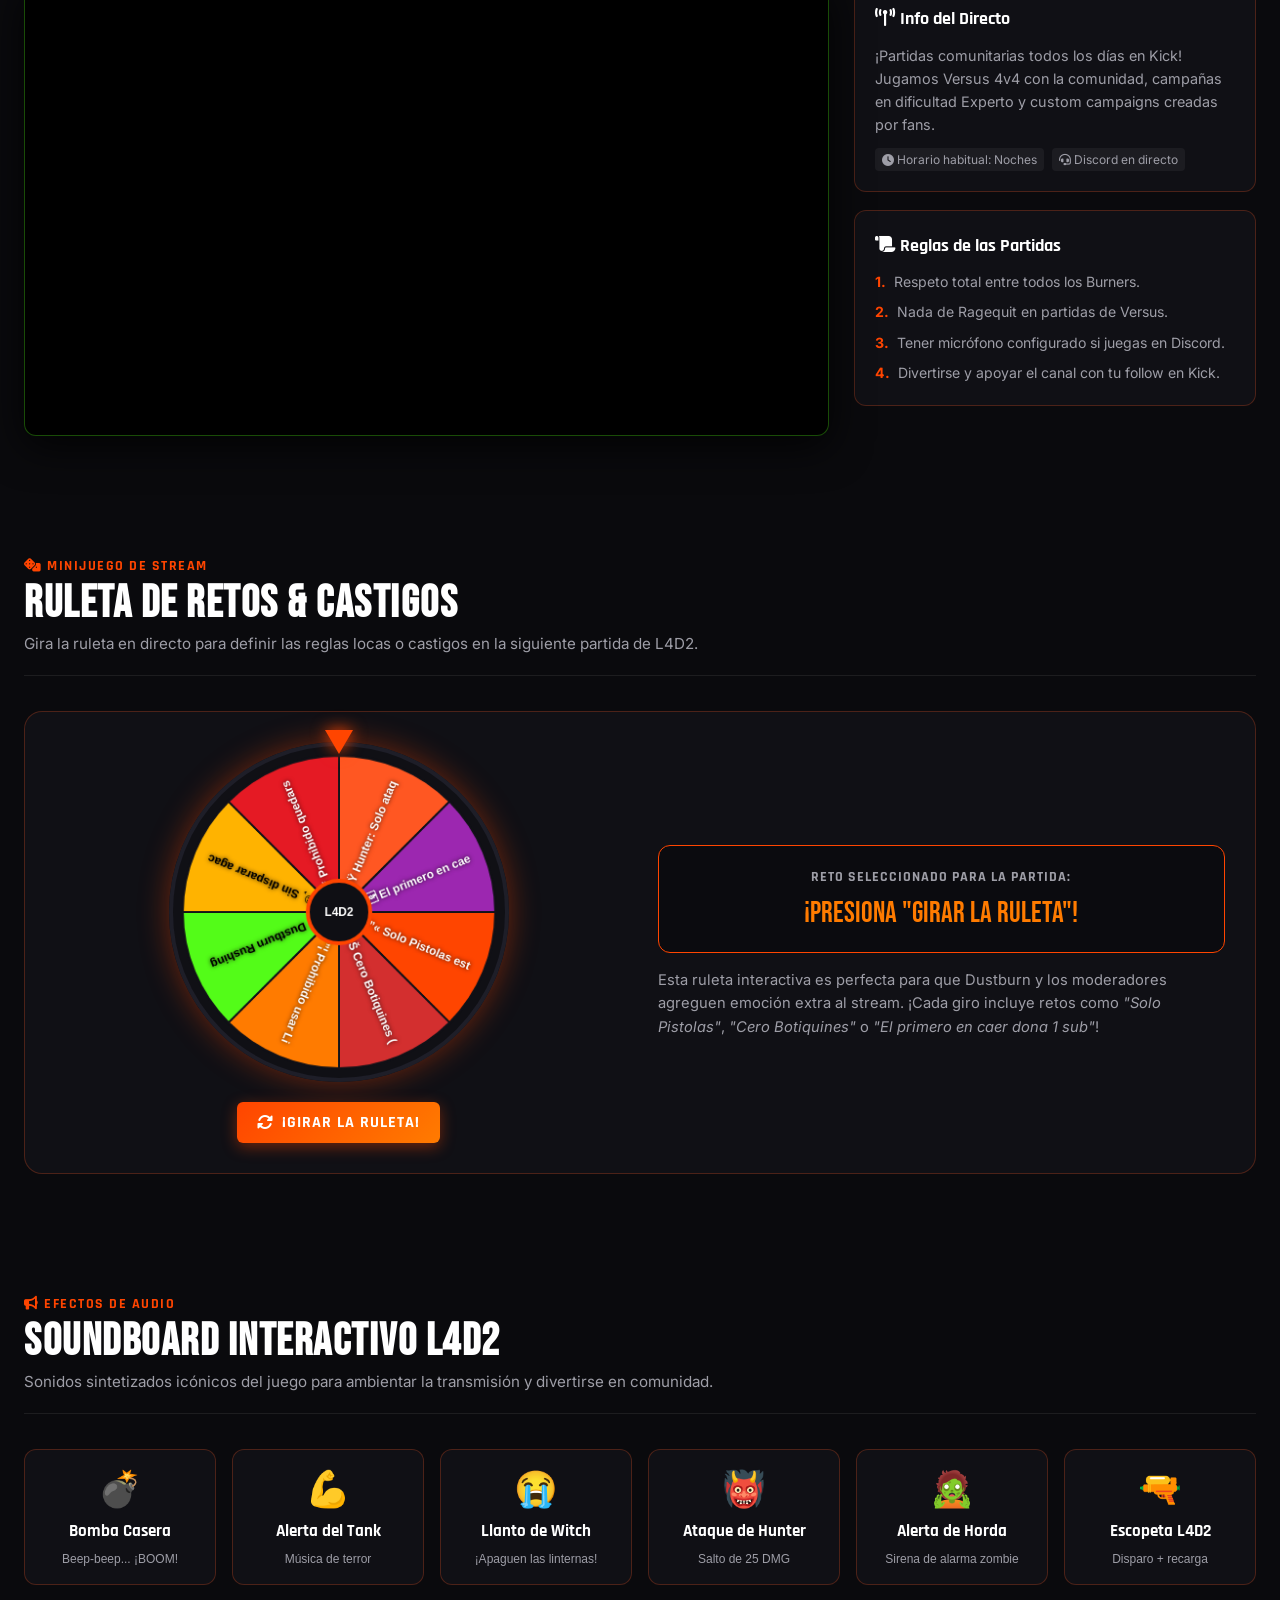
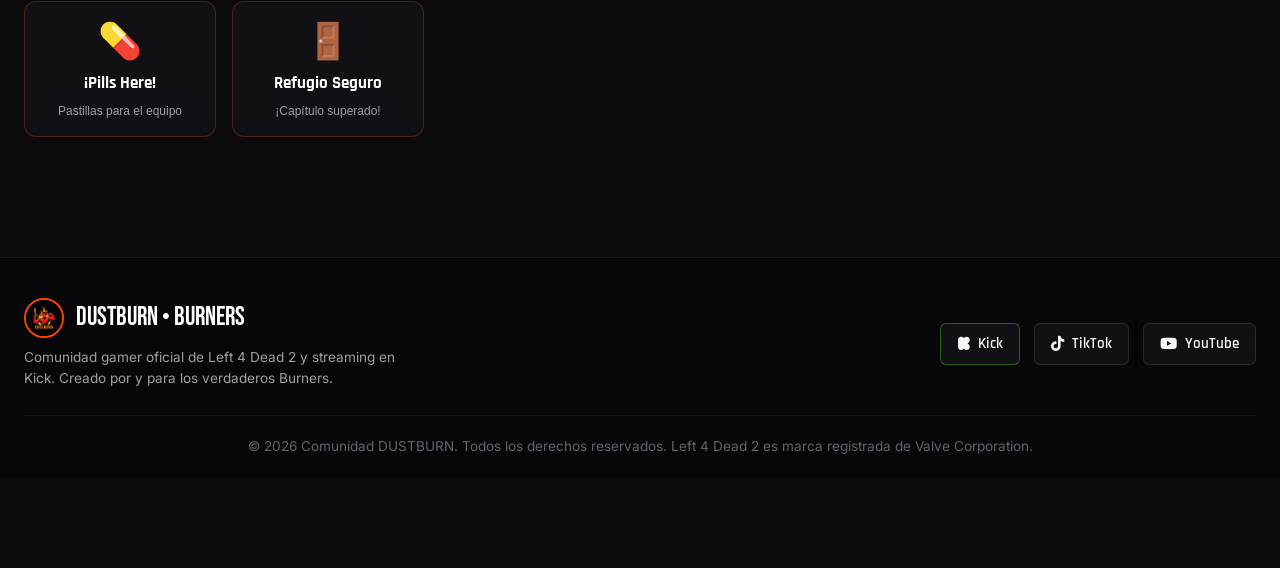
<file: dustburn-community/dustburn-all-in-one.html>
﻿<!DOCTYPE html>
<html lang="es">
<head>
  <meta charset="UTF-8">
  <meta name="viewport" content="width=device-width, initial-scale=1.0">
  <title>DUSTBURN | Comunidad Oficial "Burners" - Left 4 Dead 2</title>
  <meta name="description" content="Página oficial de la comunidad Burners del streamer Dustburn en Kick. Registro de miembros, partidas de Left 4 Dead 2, lobbies interactivos y soundboard.">
  
  <!-- Favicon -->
  <link rel="icon" type="image/webp" href="assets/dustburn_logo.webp">
  
  <!-- Font Awesome Icons -->
  <link rel="stylesheet" href="https://cdnjs.cloudflare.com/ajax/libs/font-awesome/6.4.0/css/all.min.css">
  
  <!-- Custom CSS -->
  <style>
/* ==========================================================================
   DUSTBURN - COMUNIDAD OFICIAL "BURNERS" | LEFT 4 DEAD 2
   Estilo visual: Apocalipsis Zombie, Fuego, NeÃ³n Kick y Grunge L4D2
   ========================================================================== */

@import url('https://fonts.googleapis.com/css2?family=Bebas+Neue&family=Rajdhani:wght@500;600;700&family=Inter:wght@300;400;500;600;700;800&family=Rubik+Glitch&display=swap');

:root {
  --bg-dark: #0a0a0d;
  --bg-card: rgba(18, 18, 24, 0.85);
  --bg-card-hover: rgba(28, 28, 38, 0.95);
  --bg-secondary: #13131a;
  --border-color: rgba(255, 87, 34, 0.25);
  --border-focus: #ff5722;
  
  /* Fire & L4D2 Palette */
  --fire-primary: #ff4500;
  --fire-secondary: #ff7b00;
  --fire-glow: rgba(255, 69, 0, 0.5);
  --blood-red: #d32f2f;
  --blood-dark: #8b0000;
  --amber: #ffb300;
  
  /* Kick Brand Color */
  --kick-green: #53fc18;
  --kick-glow: rgba(83, 252, 24, 0.4);
  
  /* Text */
  --text-main: #f5f5f7;
  --text-muted: #9e9ea7;
  --text-dim: #636370;

  /* Fonts */
  --font-heading: 'Bebas Neue', sans-serif;
  --font-subheading: 'Rajdhani', sans-serif;
  --font-body: 'Inter', -apple-system, BlinkMacSystemFont, sans-serif;

  --shadow-flame: 0 0 25px rgba(255, 69, 0, 0.35);
  --radius-sm: 6px;
  --radius-md: 12px;
  --radius-lg: 18px;
  --transition: all 0.25s cubic-bezier(0.4, 0, 0.2, 1);
}

* {
  margin: 0;
  padding: 0;
  box-sizing: border-box;
}

html {
  scroll-behavior: smooth;
}

body {
  background-color: var(--bg-dark);
  color: var(--text-main);
  font-family: var(--font-body);
  line-height: 1.6;
  overflow-x: hidden;
  min-height: 100vh;
  position: relative;
  selection-background-color: var(--fire-primary);
  selection-color: #fff;
}

/* Background Canvas (Ember & Fire Particles) */
#canvas-particles {
  position: fixed;
  top: 0;
  left: 0;
  width: 100%;
  height: 100%;
  z-index: 0;
  pointer-events: none;
  opacity: 0.75;
}

/* App Wrapper */
.app-container {
  position: relative;
  z-index: 1;
  display: flex;
  flex-direction: column;
  min-height: 100vh;
  padding-bottom: 90px; /* Space for audio bar */
}

/* Scrollbar */
::-webkit-scrollbar {
  width: 8px;
}
::-webkit-scrollbar-track {
  background: var(--bg-dark);
}
::-webkit-scrollbar-thumb {
  background: var(--fire-primary);
  border-radius: 4px;
}
::-webkit-scrollbar-thumb:hover {
  background: var(--fire-secondary);
}

/* Container */
.container {
  max-width: 1280px;
  margin: 0 auto;
  padding: 0 24px;
}

/* ==========================================================================
   NAVBAR & HEADER
   ========================================================================== */
.main-header {
  position: sticky;
  top: 0;
  z-index: 100;
  background: rgba(10, 10, 13, 0.92);
  backdrop-filter: blur(14px);
  border-bottom: 1px solid var(--border-color);
  box-shadow: 0 4px 30px rgba(0, 0, 0, 0.7);
}

.nav-container {
  display: flex;
  align-items: center;
  justify-content: space-between;
  height: 76px;
}

.brand-wrapper {
  display: flex;
  align-items: center;
  gap: 14px;
  text-decoration: none;
}

.brand-logo-img {
  width: 50px;
  height: 50px;
  border-radius: 50%;
  object-fit: cover;
  border: 2px solid var(--fire-primary);
  box-shadow: 0 0 16px var(--fire-glow);
  transition: var(--transition);
}

.brand-wrapper:hover .brand-logo-img {
  transform: scale(1.08) rotate(-4deg);
  box-shadow: 0 0 25px var(--fire-secondary);
}

.brand-info {
  display: flex;
  flex-direction: column;
}

.brand-name {
  font-family: var(--font-heading);
  font-size: 1.9rem;
  letter-spacing: 2px;
  color: #fff;
  line-height: 1;
  text-shadow: 0 0 10px rgba(255, 87, 34, 0.6);
}

.brand-name span {
  color: var(--fire-secondary);
}

.brand-tagline {
  font-family: var(--font-subheading);
  font-size: 0.8rem;
  font-weight: 700;
  letter-spacing: 1.5px;
  color: var(--fire-primary);
  text-transform: uppercase;
}

/* Navigation Links */
.nav-links {
  display: flex;
  list-style: none;
  gap: 24px;
  align-items: center;
}

.nav-link {
  color: var(--text-muted);
  text-decoration: none;
  font-family: var(--font-subheading);
  font-weight: 700;
  font-size: 1.05rem;
  letter-spacing: 1px;
  text-transform: uppercase;
  transition: var(--transition);
  display: flex;
  align-items: center;
  gap: 7px;
  position: relative;
  padding: 6px 0;
}

.nav-link:hover,
.nav-link.active {
  color: #fff;
}

.nav-link::after {
  content: '';
  position: absolute;
  bottom: 0;
  left: 0;
  width: 0%;
  height: 2px;
  background: linear-gradient(90deg, var(--fire-primary), var(--fire-secondary));
  transition: width 0.3s ease;
  box-shadow: 0 0 8px var(--fire-primary);
}

.nav-link:hover::after,
.nav-link.active::after {
  width: 100%;
}

/* Nav Actions */
.nav-actions {
  display: flex;
  align-items: center;
  gap: 14px;
}

.kick-live-badge {
  display: inline-flex;
  align-items: center;
  gap: 8px;
  padding: 7px 14px;
  background: rgba(83, 252, 24, 0.12);
  border: 1px solid var(--kick-green);
  border-radius: 20px;
  color: var(--kick-green);
  font-family: var(--font-subheading);
  font-size: 0.85rem;
  font-weight: 700;
  letter-spacing: 1px;
  text-decoration: none;
  transition: var(--transition);
  box-shadow: 0 0 12px rgba(83, 252, 24, 0.2);
}

.kick-live-badge:hover {
  background: var(--kick-green);
  color: #000;
  box-shadow: 0 0 20px var(--kick-glow);
  transform: translateY(-2px);
}

.pulse-dot {
  width: 8px;
  height: 8px;
  background-color: var(--kick-green);
  border-radius: 50%;
  box-shadow: 0 0 8px var(--kick-green);
  animation: pulse-animation 1.5s infinite;
}

@keyframes pulse-animation {
  0% { transform: scale(0.95); box-shadow: 0 0 0 0 rgba(83, 252, 24, 0.7); }
  70% { transform: scale(1.2); box-shadow: 0 0 0 8px rgba(83, 252, 24, 0); }
  100% { transform: scale(0.95); box-shadow: 0 0 0 0 rgba(83, 252, 24, 0); }
}

.btn {
  display: inline-flex;
  align-items: center;
  justify-content: center;
  gap: 8px;
  padding: 10px 20px;
  border-radius: var(--radius-sm);
  font-family: var(--font-subheading);
  font-weight: 700;
  font-size: 1rem;
  letter-spacing: 1px;
  text-transform: uppercase;
  text-decoration: none;
  cursor: pointer;
  transition: var(--transition);
  border: none;
}

.btn-primary {
  background: linear-gradient(135deg, var(--fire-primary), var(--fire-secondary));
  color: #fff;
  box-shadow: 0 4px 15px rgba(255, 69, 0, 0.4);
}

.btn-primary:hover {
  background: linear-gradient(135deg, var(--fire-secondary), #ffaa00);
  box-shadow: 0 6px 25px rgba(255, 123, 0, 0.6);
  transform: translateY(-2px);
}

.btn-secondary {
  background: rgba(255, 255, 255, 0.08);
  color: var(--text-main);
  border: 1px solid rgba(255, 255, 255, 0.15);
}

.btn-secondary:hover {
  background: rgba(255, 255, 255, 0.16);
  border-color: rgba(255, 255, 255, 0.3);
  transform: translateY(-2px);
}

.btn-outline-fire {
  background: transparent;
  color: var(--fire-secondary);
  border: 1px solid var(--fire-secondary);
}

.btn-outline-fire:hover {
  background: var(--fire-primary);
  color: #fff;
  border-color: var(--fire-primary);
  box-shadow: 0 0 15px var(--fire-glow);
}

.mobile-menu-btn {
  display: none;
  background: none;
  border: none;
  color: #fff;
  font-size: 1.6rem;
  cursor: pointer;
}

/* ==========================================================================
   HERO SECTION
   ========================================================================== */
.hero-section {
  position: relative;
  padding: 60px 0 50px 0;
  background: radial-gradient(circle at 50% 20%, rgba(255, 69, 0, 0.15), transparent 70%);
}

.hero-grid {
  display: grid;
  grid-template-columns: 1.15fr 0.85fr;
  gap: 40px;
  align-items: center;
}

.hero-badge-container {
  display: flex;
  align-items: center;
  gap: 12px;
  margin-bottom: 16px;
  flex-wrap: wrap;
}

.badge-tag {
  background: rgba(255, 69, 0, 0.2);
  border: 1px solid var(--fire-primary);
  color: var(--fire-secondary);
  font-family: var(--font-subheading);
  font-weight: 700;
  font-size: 0.85rem;
  padding: 4px 12px;
  border-radius: 4px;
  letter-spacing: 1px;
  text-transform: uppercase;
}

.badge-l4d2 {
  background: rgba(211, 47, 47, 0.25);
  border: 1px solid var(--blood-red);
  color: #ff6b6b;
}

.hero-title {
  font-family: var(--font-heading);
  font-size: 4.2rem;
  line-height: 0.95;
  letter-spacing: 2px;
  text-transform: uppercase;
  margin-bottom: 18px;
}

.hero-title .text-glow {
  color: #fff;
  text-shadow: 0 0 25px rgba(255, 87, 34, 0.8);
}

.hero-title .text-gradient {
  background: linear-gradient(90deg, #ff4500, #ff8c00, #ffc107);
  -webkit-background-clip: text;
  -webkit-text-fill-color: transparent;
}

.hero-desc {
  font-size: 1.15rem;
  color: var(--text-muted);
  margin-bottom: 28px;
  max-width: 580px;
}

.hero-desc strong {
  color: #fff;
}

.hero-actions {
  display: flex;
  gap: 16px;
  flex-wrap: wrap;
  margin-bottom: 35px;
}

/* Social Quick Links Bar */
.social-links-bar {
  display: flex;
  gap: 14px;
  flex-wrap: wrap;
}

.social-pill {
  display: flex;
  align-items: center;
  gap: 8px;
  padding: 8px 16px;
  border-radius: var(--radius-sm);
  background: rgba(20, 20, 28, 0.7);
  border: 1px solid rgba(255, 255, 255, 0.1);
  color: var(--text-main);
  text-decoration: none;
  font-family: var(--font-subheading);
  font-weight: 600;
  font-size: 0.95rem;
  transition: var(--transition);
}

.social-pill.kick {
  border-color: rgba(83, 252, 24, 0.35);
}
.social-pill.kick:hover {
  background: rgba(83, 252, 24, 0.15);
  border-color: var(--kick-green);
  color: var(--kick-green);
  box-shadow: 0 0 15px rgba(83, 252, 24, 0.3);
}

.social-pill.tiktok:hover {
  background: rgba(254, 44, 85, 0.15);
  border-color: #fe2c55;
  color: #fe2c55;
  box-shadow: 0 0 15px rgba(254, 44, 85, 0.3);
}

.social-pill.youtube:hover {
  background: rgba(255, 0, 0, 0.15);
  border-color: #ff0000;
  color: #ff4d4d;
  box-shadow: 0 0 15px rgba(255, 0, 0, 0.3);
}

/* Streamer Logo Showcase */
.streamer-showcase {
  position: relative;
  display: flex;
  justify-content: center;
  align-items: center;
}

.logo-flame-frame {
  position: relative;
  width: 320px;
  height: 320px;
  display: flex;
  justify-content: center;
  align-items: center;
}

.logo-flame-frame::before {
  content: '';
  position: absolute;
  inset: -15px;
  border-radius: 50%;
  background: radial-gradient(circle, rgba(255, 69, 0, 0.6) 0%, rgba(255, 140, 0, 0.2) 50%, transparent 75%);
  filter: blur(20px);
  z-index: -1;
  animation: flame-pulse 3s infinite alternate;
}

@keyframes flame-pulse {
  0% { transform: scale(0.96); opacity: 0.6; }
  100% { transform: scale(1.08); opacity: 1; filter: blur(28px); }
}

.showcase-logo {
  width: 100%;
  height: 100%;
  object-fit: cover;
  border-radius: 50%;
  border: 4px solid var(--fire-primary);
  box-shadow: 0 0 35px var(--fire-glow), inset 0 0 20px rgba(0,0,0,0.8);
  transition: transform 0.5s ease;
}

.showcase-logo:hover {
  transform: scale(1.04) rotate(2deg);
}

/* Live Floating Card */
.live-floating-card {
  position: absolute;
  bottom: -15px;
  background: rgba(14, 14, 20, 0.95);
  backdrop-filter: blur(10px);
  border: 1px solid var(--border-color);
  padding: 10px 18px;
  border-radius: var(--radius-md);
  box-shadow: 0 10px 30px rgba(0,0,0,0.8);
  display: flex;
  align-items: center;
  gap: 12px;
}

.live-stream-icon {
  width: 38px;
  height: 38px;
  border-radius: 8px;
  background: #000;
  display: flex;
  align-items: center;
  justify-content: center;
  color: var(--kick-green);
  font-size: 1.2rem;
  border: 1px solid rgba(83, 252, 24, 0.4);
}

/* ==========================================================================
   STATS COUNTER BAR
   ========================================================================== */
.stats-bar-section {
  padding: 20px 0 40px 0;
}

.stats-grid {
  display: grid;
  grid-template-columns: repeat(4, 1fr);
  gap: 20px;
}

.stat-card {
  background: var(--bg-card);
  backdrop-filter: blur(10px);
  border: 1px solid var(--border-color);
  border-radius: var(--radius-md);
  padding: 20px;
  display: flex;
  align-items: center;
  gap: 18px;
  transition: var(--transition);
}

.stat-card:hover {
  transform: translateY(-4px);
  border-color: var(--fire-primary);
  box-shadow: var(--shadow-flame);
}

.stat-icon {
  width: 52px;
  height: 52px;
  border-radius: 12px;
  background: rgba(255, 69, 0, 0.12);
  border: 1px solid rgba(255, 69, 0, 0.3);
  display: flex;
  align-items: center;
  justify-content: center;
  font-size: 1.5rem;
  color: var(--fire-secondary);
}

.stat-info .stat-number {
  font-family: var(--font-heading);
  font-size: 2.2rem;
  line-height: 1;
  color: #fff;
  letter-spacing: 1px;
}

.stat-info .stat-label {
  font-size: 0.85rem;
  color: var(--text-muted);
  text-transform: uppercase;
  font-family: var(--font-subheading);
  font-weight: 700;
  letter-spacing: 0.5px;
}

/* ==========================================================================
   SECTION COMMON STYLES
   ========================================================================== */
.section {
  padding: 60px 0;
  position: relative;
}

.section-header {
  margin-bottom: 35px;
  display: flex;
  justify-content: space-between;
  align-items: flex-end;
  flex-wrap: wrap;
  gap: 16px;
  border-bottom: 1px solid rgba(255, 255, 255, 0.08);
  padding-bottom: 18px;
}

.section-title-wrap {
  display: flex;
  flex-direction: column;
}

.section-badge {
  font-family: var(--font-subheading);
  font-weight: 700;
  font-size: 0.85rem;
  color: var(--fire-primary);
  letter-spacing: 1.5px;
  text-transform: uppercase;
  margin-bottom: 4px;
}

.section-title {
  font-family: var(--font-heading);
  font-size: 2.8rem;
  line-height: 1;
  letter-spacing: 1.5px;
  color: #fff;
}

.section-desc {
  color: var(--text-muted);
  font-size: 0.95rem;
  margin-top: 6px;
}

/* ==========================================================================
   LOBBIES / MATCHMAKING (SALA DE PARTIDAS L4D2)
   ========================================================================== */
.lobby-controls {
  display: flex;
  gap: 12px;
  flex-wrap: wrap;
}

.lobbies-grid {
  display: grid;
  grid-template-columns: repeat(auto-fill, minmax(380px, 1fr));
  gap: 25px;
}

.lobby-card {
  background: var(--bg-card);
  backdrop-filter: blur(12px);
  border: 1px solid var(--border-color);
  border-radius: var(--radius-lg);
  padding: 24px;
  display: flex;
  flex-direction: column;
  transition: var(--transition);
  position: relative;
  overflow: hidden;
}

.lobby-card::before {
  content: '';
  position: absolute;
  top: 0;
  left: 0;
  right: 0;
  height: 4px;
  background: linear-gradient(90deg, var(--fire-primary), var(--fire-secondary));
}

.lobby-card.versus::before {
  background: linear-gradient(90deg, #2196f3, var(--blood-red));
}

.lobby-card:hover {
  transform: translateY(-4px);
  border-color: var(--fire-secondary);
  box-shadow: 0 10px 30px rgba(0, 0, 0, 0.6), 0 0 20px rgba(255, 69, 0, 0.2);
}

.lobby-top {
  display: flex;
  justify-content: space-between;
  align-items: flex-start;
  margin-bottom: 12px;
}

.lobby-mode-badge {
  padding: 4px 10px;
  border-radius: 4px;
  font-family: var(--font-subheading);
  font-weight: 700;
  font-size: 0.8rem;
  letter-spacing: 1px;
  text-transform: uppercase;
}

.badge-versus {
  background: rgba(229, 26, 36, 0.2);
  border: 1px solid var(--blood-red);
  color: #ff6b6b;
}

.badge-campaign {
  background: rgba(33, 150, 243, 0.2);
  border: 1px solid #2196f3;
  color: #64b5f6;
}

.badge-survival {
  background: rgba(255, 152, 0, 0.2);
  border: 1px solid #ff9800;
  color: #ffb74d;
}

.lobby-status {
  display: flex;
  align-items: center;
  gap: 6px;
  font-size: 0.85rem;
  font-family: var(--font-subheading);
  font-weight: 700;
}

.status-open {
  color: var(--kick-green);
}

.status-full {
  color: #ff5252;
}

.lobby-title {
  font-family: var(--font-subheading);
  font-weight: 700;
  font-size: 1.4rem;
  color: #fff;
  margin-bottom: 6px;
  line-height: 1.2;
}

.lobby-meta {
  display: flex;
  gap: 16px;
  font-size: 0.85rem;
  color: var(--text-muted);
  margin-bottom: 18px;
  flex-wrap: wrap;
}

.lobby-meta span {
  display: flex;
  align-items: center;
  gap: 5px;
}

/* Slots Container */
.slots-wrapper {
  margin-bottom: 18px;
  background: rgba(10, 10, 14, 0.6);
  border-radius: var(--radius-md);
  padding: 14px;
  border: 1px solid rgba(255, 255, 255, 0.05);
}

.team-header {
  display: flex;
  justify-content: space-between;
  font-family: var(--font-subheading);
  font-weight: 700;
  font-size: 0.9rem;
  letter-spacing: 1px;
  margin-bottom: 8px;
  text-transform: uppercase;
}

.team-survivors {
  color: #64b5f6;
}

.team-infected {
  color: #ff6b6b;
}

.slots-grid {
  display: grid;
  grid-template-columns: repeat(2, 1fr);
  gap: 8px;
  margin-bottom: 10px;
}

.slot-item {
  display: flex;
  align-items: center;
  justify-content: space-between;
  padding: 8px 10px;
  border-radius: var(--radius-sm);
  background: rgba(255, 255, 255, 0.03);
  border: 1px dashed rgba(255, 255, 255, 0.15);
  font-size: 0.85rem;
  transition: var(--transition);
}

.slot-item.occupied {
  border-style: solid;
  border-color: rgba(255, 69, 0, 0.4);
  background: rgba(255, 69, 0, 0.08);
}

.slot-item.occupied.infected {
  border-color: rgba(211, 47, 47, 0.4);
  background: rgba(211, 47, 47, 0.08);
}

.slot-user {
  display: flex;
  align-items: center;
  gap: 8px;
  overflow: hidden;
}

.slot-avatar {
  width: 24px;
  height: 24px;
  border-radius: 50%;
  background: #333;
  display: flex;
  align-items: center;
  justify-content: center;
  font-size: 0.75rem;
}

.slot-name {
  font-weight: 600;
  color: #fff;
  white-space: nowrap;
  overflow: hidden;
  text-overflow: ellipsis;
  max-width: 100px;
}

.slot-role {
  font-size: 0.7rem;
  color: var(--text-dim);
}

.slot-btn-join {
  background: none;
  border: 1px solid rgba(255, 255, 255, 0.2);
  color: var(--text-muted);
  border-radius: 4px;
  padding: 2px 8px;
  font-size: 0.75rem;
  cursor: pointer;
  transition: var(--transition);
}

.slot-btn-join:hover {
  background: var(--fire-primary);
  border-color: var(--fire-primary);
  color: #fff;
}

.slot-btn-leave {
  background: none;
  border: none;
  color: #ff5252;
  cursor: pointer;
  font-size: 0.9rem;
  padding: 2px;
}

/* Waiting Queue / Banca */
.queue-box {
  border-top: 1px solid rgba(255, 255, 255, 0.08);
  padding-top: 8px;
  font-size: 0.8rem;
  color: var(--text-muted);
}

.queue-pills {
  display: flex;
  gap: 6px;
  flex-wrap: wrap;
  margin-top: 4px;
}

.queue-pill {
  background: rgba(255, 255, 255, 0.06);
  padding: 2px 8px;
  border-radius: 10px;
  font-size: 0.75rem;
  color: var(--text-main);
}

/* Server IP Box */
.server-ip-box {
  background: rgba(0, 0, 0, 0.4);
  border: 1px solid rgba(255, 255, 255, 0.08);
  border-radius: var(--radius-sm);
  padding: 8px 12px;
  display: flex;
  align-items: center;
  justify-content: space-between;
  margin-bottom: 16px;
  font-family: monospace;
  font-size: 0.85rem;
  color: var(--kick-green);
}

.copy-ip-btn {
  background: none;
  border: none;
  color: var(--text-muted);
  cursor: pointer;
  transition: var(--transition);
}
.copy-ip-btn:hover {
  color: #fff;
}

.lobby-card-footer {
  margin-top: auto;
  display: flex;
  gap: 10px;
}

/* ==========================================================================
   COMMUNITY REGISTER & ROSTER ("BURNERS")
   ========================================================================== */
.community-stats-header {
  display: flex;
  align-items: center;
  gap: 15px;
}

.burners-filter-bar {
  display: flex;
  justify-content: space-between;
  align-items: center;
  gap: 15px;
  margin-bottom: 25px;
  flex-wrap: wrap;
}

.search-input-wrap {
  position: relative;
  min-width: 280px;
}

.search-input-wrap input {
  width: 100%;
  background: rgba(18, 18, 24, 0.85);
  border: 1px solid var(--border-color);
  border-radius: var(--radius-sm);
  padding: 10px 14px 10px 38px;
  color: #fff;
  font-size: 0.95rem;
  outline: none;
  transition: var(--transition);
}

.search-input-wrap input:focus {
  border-color: var(--fire-primary);
  box-shadow: 0 0 10px var(--fire-glow);
}

.search-icon {
  position: absolute;
  left: 12px;
  top: 50%;
  transform: translateY(-50%);
  color: var(--text-dim);
}

.filter-pills {
  display: flex;
  gap: 8px;
  flex-wrap: wrap;
}

.filter-btn {
  background: rgba(255, 255, 255, 0.06);
  border: 1px solid rgba(255, 255, 255, 0.1);
  color: var(--text-muted);
  padding: 7px 14px;
  border-radius: 20px;
  font-family: var(--font-subheading);
  font-weight: 700;
  font-size: 0.85rem;
  cursor: pointer;
  transition: var(--transition);
}

.filter-btn:hover,
.filter-btn.active {
  background: var(--fire-primary);
  border-color: var(--fire-primary);
  color: #fff;
  box-shadow: 0 0 10px var(--fire-glow);
}

/* Burners Roster Grid */
.burners-grid {
  display: grid;
  grid-template-columns: repeat(auto-fill, minmax(290px, 1fr));
  gap: 20px;
}

.burner-card {
  background: var(--bg-card);
  border: 1px solid var(--border-color);
  border-radius: var(--radius-md);
  padding: 20px;
  transition: var(--transition);
  display: flex;
  flex-direction: column;
  position: relative;
  overflow: hidden;
}

.burner-card:hover {
  transform: translateY(-4px);
  border-color: var(--fire-secondary);
  box-shadow: 0 8px 25px rgba(0, 0, 0, 0.6), 0 0 15px rgba(255, 69, 0, 0.2);
}

.burner-card.streamer {
  border-color: var(--kick-green);
  box-shadow: 0 0 20px rgba(83, 252, 24, 0.25);
}

.burner-badge-role {
  position: absolute;
  top: 14px;
  right: 14px;
  font-family: var(--font-subheading);
  font-size: 0.75rem;
  font-weight: 700;
  padding: 3px 8px;
  border-radius: 4px;
  text-transform: uppercase;
}

.role-streamer {
  background: rgba(83, 252, 24, 0.2);
  color: var(--kick-green);
  border: 1px solid var(--kick-green);
}

.role-mod {
  background: rgba(255, 179, 0, 0.2);
  color: var(--amber);
  border: 1px solid var(--amber);
}

.role-burner {
  background: rgba(255, 69, 0, 0.15);
  color: var(--fire-secondary);
  border: 1px solid rgba(255, 69, 0, 0.3);
}

.burner-profile-head {
  display: flex;
  align-items: center;
  gap: 14px;
  margin-bottom: 14px;
}

.burner-avatar {
  width: 54px;
  height: 54px;
  border-radius: 50%;
  object-fit: cover;
  border: 2px solid var(--fire-primary);
}

.burner-names h4 {
  font-family: var(--font-subheading);
  font-size: 1.25rem;
  font-weight: 700;
  color: #fff;
  line-height: 1.1;
}

.burner-names span {
  font-size: 0.8rem;
  color: var(--text-muted);
}

.burner-stats-row {
  display: grid;
  grid-template-columns: repeat(3, 1fr);
  gap: 8px;
  background: rgba(0, 0, 0, 0.3);
  padding: 10px;
  border-radius: var(--radius-sm);
  margin-bottom: 14px;
  text-align: center;
}

.burner-stat-mini .label {
  font-size: 0.65rem;
  color: var(--text-dim);
  text-transform: uppercase;
  display: block;
}

.burner-stat-mini .val {
  font-family: var(--font-subheading);
  font-weight: 700;
  font-size: 0.95rem;
  color: #fff;
}

.burner-tags {
  display: flex;
  gap: 6px;
  flex-wrap: wrap;
  margin-bottom: 14px;
}

.tag-mini {
  background: rgba(255, 255, 255, 0.05);
  font-size: 0.75rem;
  padding: 2px 7px;
  border-radius: 4px;
  color: var(--text-muted);
}

.burner-actions {
  margin-top: auto;
  display: flex;
  gap: 8px;
}

/* ==========================================================================
   INTERACTIVE SOUNDBOARD L4D2
   ========================================================================== */
.soundboard-grid {
  display: grid;
  grid-template-columns: repeat(auto-fill, minmax(180px, 1fr));
  gap: 16px;
}

.sound-btn {
  background: var(--bg-card);
  border: 1px solid var(--border-color);
  border-radius: var(--radius-md);
  padding: 18px 14px;
  display: flex;
  flex-direction: column;
  align-items: center;
  justify-content: center;
  text-align: center;
  gap: 10px;
  cursor: pointer;
  transition: var(--transition);
  position: relative;
  overflow: hidden;
}

.sound-btn:hover {
  transform: translateY(-4px);
  border-color: var(--fire-primary);
  box-shadow: 0 0 20px rgba(255, 69, 0, 0.35);
}

.sound-btn:active,
.sound-btn.playing {
  transform: scale(0.96);
  border-color: var(--fire-secondary);
  background: rgba(255, 69, 0, 0.2);
  box-shadow: 0 0 25px var(--fire-secondary);
}

.sound-btn .sound-icon {
  font-size: 2.2rem;
  transition: var(--transition);
}

.sound-btn:hover .sound-icon {
  transform: scale(1.15);
}

.sound-btn .sound-label {
  font-family: var(--font-subheading);
  font-weight: 700;
  font-size: 1.05rem;
  color: #fff;
}

.sound-btn .sound-sub {
  font-size: 0.75rem;
  color: var(--text-muted);
}

/* ==========================================================================
   RULETA DE RETOS & CASTIGOS STREAM
   ========================================================================== */
.roulette-container {
  display: grid;
  grid-template-columns: 1fr 1fr;
  gap: 35px;
  align-items: center;
  background: var(--bg-card);
  border: 1px solid var(--border-color);
  border-radius: var(--radius-lg);
  padding: 30px;
}

.roulette-wheel-box {
  display: flex;
  flex-direction: column;
  align-items: center;
  position: relative;
}

.roulette-pointer {
  position: absolute;
  top: -12px;
  left: 50%;
  transform: translateX(-50%);
  width: 0;
  height: 0;
  border-left: 14px solid transparent;
  border-right: 14px solid transparent;
  border-top: 24px solid var(--fire-primary);
  z-index: 10;
  filter: drop-shadow(0 0 8px var(--fire-primary));
}

#canvas-roulette {
  width: 340px;
  height: 340px;
  max-width: 100%;
  border-radius: 50%;
  box-shadow: 0 0 30px rgba(255, 69, 0, 0.4);
  border: 4px solid #1e1e28;
}

.roulette-info {
  display: flex;
  flex-direction: column;
  gap: 16px;
}

.result-card {
  background: rgba(10, 10, 14, 0.7);
  border: 1px solid var(--fire-primary);
  border-radius: var(--radius-md);
  padding: 20px;
  text-align: center;
}

.result-card h3 {
  font-family: var(--font-subheading);
  color: var(--text-muted);
  font-size: 0.9rem;
  text-transform: uppercase;
  letter-spacing: 1px;
}

.result-card .challenge-text {
  font-family: var(--font-heading);
  font-size: 1.8rem;
  color: var(--fire-secondary);
  margin-top: 8px;
  line-height: 1.2;
}

/* ==========================================================================
   KICK EMBED & STREAM SECTION
   ========================================================================== */
.stream-grid {
  display: grid;
  grid-template-columns: 2fr 1fr;
  gap: 25px;
}

.stream-player-box {
  background: #000;
  border-radius: var(--radius-md);
  overflow: hidden;
  border: 1px solid rgba(83, 252, 24, 0.3);
  position: relative;
  aspect-ratio: 16 / 9;
  box-shadow: 0 10px 40px rgba(0, 0, 0, 0.8);
}

.stream-player-box iframe {
  width: 100%;
  height: 100%;
  border: none;
}

.stream-sidebar {
  display: flex;
  flex-direction: column;
  gap: 18px;
}

.stream-info-card {
  background: var(--bg-card);
  border: 1px solid var(--border-color);
  border-radius: var(--radius-md);
  padding: 20px;
}

.stream-info-card h4 {
  font-family: var(--font-subheading);
  font-weight: 700;
  font-size: 1.15rem;
  color: #fff;
  margin-bottom: 10px;
}

.stream-rules-list {
  list-style: none;
  display: flex;
  flex-direction: column;
  gap: 8px;
  font-size: 0.88rem;
  color: var(--text-muted);
}

.stream-rules-list li {
  display: flex;
  align-items: flex-start;
  gap: 8px;
}

.stream-rules-list li span {
  color: var(--fire-primary);
  font-weight: bold;
}

/* ==========================================================================
   FLOATING AUDIO PLAYER BAR
   ========================================================================== */
.audio-player-hud {
  position: fixed;
  bottom: 0;
  left: 0;
  right: 0;
  height: 74px;
  background: rgba(14, 14, 20, 0.96);
  backdrop-filter: blur(20px);
  border-top: 1px solid var(--border-color);
  box-shadow: 0 -5px 30px rgba(0, 0, 0, 0.8);
  z-index: 999;
  display: flex;
  align-items: center;
  padding: 0 24px;
}

.audio-hud-container {
  max-width: 1280px;
  width: 100%;
  margin: 0 auto;
  display: flex;
  align-items: center;
  justify-content: space-between;
  gap: 20px;
}

.track-info-wrap {
  display: flex;
  align-items: center;
  gap: 14px;
  min-width: 240px;
}

.track-cover-art {
  width: 48px;
  height: 48px;
  border-radius: 8px;
  object-fit: cover;
  border: 1px solid var(--fire-primary);
  box-shadow: 0 0 10px var(--fire-glow);
}

.track-texts {
  display: flex;
  flex-direction: column;
}

.track-title {
  font-family: var(--font-subheading);
  font-weight: 700;
  font-size: 0.95rem;
  color: #fff;
  white-space: nowrap;
  overflow: hidden;
  text-overflow: ellipsis;
  max-width: 200px;
}

.track-subtitle {
  font-size: 0.75rem;
  color: var(--fire-secondary);
}

/* Controls */
.player-controls-center {
  display: flex;
  flex-direction: column;
  align-items: center;
  gap: 6px;
  flex: 1;
  max-width: 500px;
}

.controls-buttons {
  display: flex;
  align-items: center;
  gap: 14px;
}

.ctrl-btn {
  background: none;
  border: none;
  color: var(--text-muted);
  font-size: 1.1rem;
  cursor: pointer;
  transition: var(--transition);
  display: flex;
  align-items: center;
  justify-content: center;
}

.ctrl-btn:hover {
  color: #fff;
}

.btn-play-main {
  width: 38px;
  height: 38px;
  border-radius: 50%;
  background: linear-gradient(135deg, var(--fire-primary), var(--fire-secondary));
  color: #fff;
  font-size: 1.1rem;
  box-shadow: 0 0 12px var(--fire-glow);
}

.btn-play-main:hover {
  transform: scale(1.1);
  box-shadow: 0 0 20px var(--fire-secondary);
}

/* Progress Scrubber */
.progress-bar-wrap {
  width: 100%;
  display: flex;
  align-items: center;
  gap: 10px;
}

.time-stamp {
  font-size: 0.7rem;
  color: var(--text-dim);
  font-family: monospace;
}

.progress-track {
  flex: 1;
  height: 5px;
  background: rgba(255, 255, 255, 0.1);
  border-radius: 3px;
  cursor: pointer;
  position: relative;
}

.progress-fill {
  height: 100%;
  width: 0%;
  background: linear-gradient(90deg, var(--fire-primary), var(--fire-secondary));
  border-radius: 3px;
  position: relative;
  box-shadow: 0 0 8px var(--fire-primary);
}

/* Flame Equalizer */
.equalizer-visualizer {
  display: flex;
  align-items: flex-end;
  gap: 3px;
  height: 24px;
}

.eq-bar {
  width: 3px;
  height: 4px;
  background: var(--fire-primary);
  border-radius: 2px;
  transition: height 0.08s ease;
}

.eq-bar.active {
  animation: eq-bounce 0.6s ease infinite alternate;
}

@keyframes eq-bounce {
  0% { height: 4px; background: var(--fire-primary); }
  50% { height: 22px; background: var(--fire-secondary); }
  100% { height: 8px; background: var(--amber); }
}

/* Volume Slider */
.volume-control-wrap {
  display: flex;
  align-items: center;
  gap: 8px;
  min-width: 140px;
}

.volume-slider {
  -webkit-appearance: none;
  width: 80px;
  height: 4px;
  background: rgba(255, 255, 255, 0.15);
  border-radius: 2px;
  outline: none;
}

.volume-slider::-webkit-slider-thumb {
  -webkit-appearance: none;
  width: 12px;
  height: 12px;
  border-radius: 50%;
  background: var(--fire-secondary);
  cursor: pointer;
  box-shadow: 0 0 6px var(--fire-glow);
}

/* ==========================================================================
   MODALS (REGISTRO & NUEVA PARTIDA)
   ========================================================================== */
.modal-overlay {
  position: fixed;
  inset: 0;
  background: rgba(0, 0, 0, 0.85);
  backdrop-filter: blur(10px);
  z-index: 1000;
  display: flex;
  align-items: center;
  justify-content: center;
  padding: 20px;
  opacity: 0;
  pointer-events: none;
  transition: opacity 0.3s ease;
}

.modal-overlay.active {
  opacity: 1;
  pointer-events: auto;
}

.modal-dialog {
  background: var(--bg-card);
  border: 1px solid var(--border-color);
  border-radius: var(--radius-lg);
  max-width: 540px;
  width: 100%;
  max-height: 90vh;
  overflow-y: auto;
  box-shadow: 0 20px 60px rgba(0, 0, 0, 0.9), 0 0 30px rgba(255, 69, 0, 0.25);
  transform: translateY(20px);
  transition: transform 0.3s ease;
}

.modal-overlay.active .modal-dialog {
  transform: translateY(0);
}

.modal-head {
  display: flex;
  align-items: center;
  justify-content: space-between;
  padding: 20px 24px;
  border-bottom: 1px solid rgba(255, 255, 255, 0.08);
}

.modal-head h3 {
  font-family: var(--font-subheading);
  font-size: 1.5rem;
  font-weight: 700;
  color: #fff;
  letter-spacing: 1px;
}

.modal-close-btn {
  background: none;
  border: none;
  color: var(--text-muted);
  font-size: 1.5rem;
  cursor: pointer;
}

.modal-close-btn:hover {
  color: #fff;
}

.modal-body {
  padding: 24px;
}

.form-group {
  margin-bottom: 18px;
}

.form-group label {
  display: block;
  font-family: var(--font-subheading);
  font-size: 0.9rem;
  font-weight: 700;
  letter-spacing: 0.5px;
  color: var(--text-muted);
  margin-bottom: 6px;
  text-transform: uppercase;
}

.form-group input,
.form-group select,
.form-group textarea {
  width: 100%;
  background: rgba(10, 10, 14, 0.8);
  border: 1px solid rgba(255, 255, 255, 0.15);
  border-radius: var(--radius-sm);
  padding: 10px 14px;
  color: #fff;
  font-family: var(--font-body);
  font-size: 0.95rem;
  outline: none;
  transition: var(--transition);
}

.form-group input:focus,
.form-group select:focus,
.form-group textarea:focus {
  border-color: var(--fire-primary);
  box-shadow: 0 0 10px var(--fire-glow);
}

.form-row {
  display: grid;
  grid-template-columns: 1fr 1fr;
  gap: 14px;
}

/* Toast Notifications */
.toast-container {
  position: fixed;
  top: 90px;
  right: 24px;
  z-index: 9999;
  display: flex;
  flex-direction: column;
  gap: 10px;
  pointer-events: none;
}

.toast {
  background: rgba(18, 18, 24, 0.95);
  border: 1px solid var(--fire-primary);
  box-shadow: 0 10px 30px rgba(0, 0, 0, 0.8), 0 0 15px var(--fire-glow);
  padding: 12px 18px;
  border-radius: var(--radius-md);
  color: #fff;
  font-size: 0.9rem;
  display: flex;
  align-items: center;
  gap: 10px;
  animation: toast-in 0.3s ease forwards;
}

@keyframes toast-in {
  from { transform: translateX(100%); opacity: 0; }
  to { transform: translateX(0); opacity: 1; }
}

/* ==========================================================================
   FOOTER
   ========================================================================== */
.main-footer {
  background: #070709;
  border-top: 1px solid rgba(255, 255, 255, 0.08);
  padding: 40px 0 20px 0;
  margin-top: 60px;
}

.footer-content {
  display: flex;
  justify-content: space-between;
  align-items: center;
  flex-wrap: wrap;
  gap: 20px;
  padding-bottom: 25px;
  border-bottom: 1px solid rgba(255, 255, 255, 0.06);
}

.footer-credits {
  font-size: 0.85rem;
  color: var(--text-dim);
  text-align: center;
  padding-top: 20px;
}

/* ==========================================================================
   RESPONSIVE DESIGN
   ========================================================================== */
@media (max-width: 992px) {
  .hero-grid {
    grid-template-columns: 1fr;
    text-align: center;
  }
  .hero-badge-container,
  .hero-actions,
  .social-links-bar {
    justify-content: center;
  }
  .stats-grid {
    grid-template-columns: repeat(2, 1fr);
  }
  .stream-grid {
    grid-template-columns: 1fr;
  }
  .roulette-container {
    grid-template-columns: 1fr;
  }
}

@media (max-width: 768px) {
  .nav-links {
    display: none; /* Can be toggled with mobile-menu-btn */
  }
  .mobile-menu-btn {
    display: block;
  }
  .hero-title {
    font-size: 3rem;
  }
  .section-title {
    font-size: 2.2rem;
  }
  .stats-grid {
    grid-template-columns: 1fr;
  }
  .audio-hud-container {
    flex-wrap: wrap;
    justify-content: center;
  }
  .track-info-wrap {
    min-width: auto;
  }
  .volume-control-wrap {
    display: none;
  }
}

</style>
</head>
<body>
  <!-- Canvas de Partículas Ardientes estilo L4D2 -->
  <canvas id="canvas-particles"></canvas>

  <div class="app-container">
    <!-- ================= NAVBAR ================= -->
    <header class="main-header">
      <div class="container nav-container">
        <a href="#inicio" class="brand-wrapper">
          <img src="assets/dustburn_logo.webp" alt="Dustburn Logo" class="brand-logo-img">
          <div class="brand-info">
            <span class="brand-name">DUST<span>BURN</span></span>
            <span class="brand-tagline">Comunidad Burners • L4D2</span>
          </div>
        </a>

        <ul class="nav-links" id="nav-links">
          <li><a href="#inicio" class="nav-link active"><i class="fas fa-fire text-fire"></i> Inicio</a></li>
          <li><a href="#partidas" class="nav-link"><i class="fas fa-gamepad"></i> Partidas & Lobbies</a></li>
          <li><a href="#burners" class="nav-link"><i class="fas fa-users"></i> Comunidad</a></li>
          <li><a href="#stream" class="nav-link"><i class="fas fa-tv"></i> En Vivo (Kick)</a></li>
          <li><a href="#ruleta" class="nav-link"><i class="fas fa-dice"></i> Ruleta de Retos</a></li>
          <li><a href="#soundboard" class="nav-link"><i class="fas fa-volume-up"></i> Soundboard</a></li>
        </ul>

        <div class="nav-actions">
          <a href="https://kick.com/dustburnn" target="_blank" rel="noopener noreferrer" class="kick-live-badge" title="Ir al canal de Kick">
            <span class="pulse-dot"></span>
            <i class="fab fa-kickstarter-k"></i> EN VIVO KICK
          </a>
          <button class="btn btn-primary btn-open-register">
            <i class="fas fa-user-plus"></i> Registrarme
          </button>
          <button class="mobile-menu-btn" id="mobile-menu-btn" aria-label="Abrir Menú">
            <i class="fas fa-bars"></i>
          </button>
        </div>
      </div>
    </header>

    <!-- ================= HERO SECTION ================= -->
    <section class="hero-section" id="inicio">
      <div class="container hero-grid">
        <div class="hero-text-content">
          <div class="hero-badge-container">
            <span class="badge-tag"><i class="fas fa-burn"></i> Portal Oficial de la Comunidad</span>
            <span class="badge-tag badge-l4d2"><i class="fas fa-biohazard"></i> Left 4 Dead 2 Streamer</span>
          </div>

          <h1 class="hero-title">
            BIENVENIDOS A <br>
            <span class="text-glow">LOS</span> <span class="text-gradient">BURNERS</span>
          </h1>

          <p class="hero-desc">
            Únete a la comunidad oficial del streamer <strong>Dustburn</strong>. 
            Regístrate con tu Steam ID, anótate a las salas de <strong>Versus 4v4</strong> y <strong>Campaña</strong> para jugar en directo durante las transmisiones de Kick, y demuestra tu nivel.
          </p>

          <div class="hero-actions">
            <button class="btn btn-primary btn-open-register">
              <i class="fas fa-skull"></i> Unirme a los Burners
            </button>
            <a href="#partidas" class="btn btn-secondary">
              <i class="fas fa-crosshairs"></i> Ver Lista de Partidas
            </a>
            <button class="btn btn-outline-fire" onclick="window.DustburnPlayer && window.DustburnPlayer.togglePlay()">
              <i class="fas fa-music"></i> Música Oficial
            </button>
          </div>

          <!-- Redes Sociales Oficiales de Dustburn -->
          <div class="social-links-bar">
            <a href="https://kick.com/dustburnn" target="_blank" rel="noopener noreferrer" class="social-pill kick">
              <i class="fab fa-kickstarter-k" style="color: var(--kick-green);"></i> kick.com/dustburnn
            </a>
            <a href="https://www.tiktok.com/@dustburnn?lang=es" target="_blank" rel="noopener noreferrer" class="social-pill tiktok">
              <i class="fab fa-tiktok" style="color: #fe2c55;"></i> TikTok @dustburnn
            </a>
            <a href="https://www.youtube.com/@dustburnn-99" target="_blank" rel="noopener noreferrer" class="social-pill youtube">
              <i class="fab fa-youtube" style="color: #ff0000;"></i> YouTube @dustburnn-99
            </a>
          </div>
        </div>

        <!-- Logo Frame con Aura Llameante -->
        <div class="streamer-showcase">
          <div class="logo-flame-frame">
            <img src="assets/dustburn_logo.webp" alt="Logo Dustburn" class="showcase-logo">
            <div class="live-floating-card">
              <div class="live-stream-icon">
                <i class="fas fa-headset"></i>
              </div>
              <div>
                <strong style="font-family: var(--font-subheading); color:#fff; font-size:1.05rem; display:block;">DUSTBURN EN KICK</strong>
                <span style="color: var(--kick-green); font-size: 0.8rem; font-weight: 600;">Transmitiendo Left 4 Dead 2</span>
              </div>
            </div>
          </div>
        </div>
      </div>
    </section>

    <!-- ================= CONTADORES / ESTADÍSTICAS ================= -->
    <section class="stats-bar-section">
      <div class="container stats-grid">
        <div class="stat-card">
          <div class="stat-icon"><i class="fas fa-users"></i></div>
          <div class="stat-info">
            <div class="stat-number" id="stat-total-burners">6</div>
            <div class="stat-label">Burners Registrados</div>
          </div>
        </div>
        <div class="stat-card">
          <div class="stat-icon"><i class="fas fa-gamepad"></i></div>
          <div class="stat-info">
            <div class="stat-number" id="stat-active-matches">3</div>
            <div class="stat-label">Salas de Partidas</div>
          </div>
        </div>
        <div class="stat-card">
          <div class="stat-icon"><i class="fas fa-fire"></i></div>
          <div class="stat-info">
            <div class="stat-number">4v4</div>
            <div class="stat-label">Versus Comunitario</div>
          </div>
        </div>
        <div class="stat-card">
          <div class="stat-icon"><i class="fas fa-trophy"></i></div>
          <div class="stat-info">
            <div class="stat-number">100%</div>
            <div class="stat-label">Comunidad Activa</div>
          </div>
        </div>
      </div>
    </section>

    <!-- ================= SALA DE PARTIDAS & LOBBIES ================= -->
    <section class="section" id="partidas">
      <div class="container">
        <div class="section-header">
          <div class="section-title-wrap">
            <span class="section-badge"><i class="fas fa-crosshairs"></i> Matchmaking en Vivo</span>
            <h2 class="section-title">LISTA DE PARTIDAS & LOBBIES</h2>
            <p class="section-desc">Ocupa tu lugar en el equipo de supervivientes o infectados para jugar con Dustburn en stream.</p>
          </div>
          <div class="lobby-controls">
            <button class="btn btn-primary btn-open-create-lobby">
              <i class="fas fa-plus"></i> Crear Sala de Partida
            </button>
          </div>
        </div>

        <!-- Grid de Salas Inyectadas Dinámicamente -->
        <div class="lobbies-grid" id="lobbies-container">
          <!-- Renderizado por lobbies.js -->
        </div>
      </div>
    </section>

    <!-- ================= DIRECTORIO DE LA COMUNIDAD BURNERS ================= -->
    <section class="section" id="burners">
      <div class="container">
        <div class="section-header">
          <div class="section-title-wrap">
            <span class="section-badge"><i class="fas fa-shield-alt"></i> Padrón Oficial</span>
            <h2 class="section-title">COMUNIDAD "BURNERS"</h2>
            <p class="section-desc">Todos los miembros registrados, sus roles, horas de juego y enlaces de Steam.</p>
          </div>
          <div class="community-stats-header">
            <span class="badge-tag" id="community-total-badge">6 Miembros</span>
            <button class="btn btn-secondary" id="btn-export-csv" title="Descargar base de datos en CSV para el Streamer">
              <i class="fas fa-file-csv"></i> Exportar Lista
            </button>
            <button class="btn btn-primary btn-open-register">
              <i class="fas fa-user-plus"></i> Registrarme
            </button>
          </div>
        </div>

        <!-- Filtros y Búsqueda -->
        <div class="burners-filter-bar">
          <div class="search-input-wrap">
            <i class="fas fa-search search-icon"></i>
            <input type="text" id="burner-search" placeholder="Buscar por Nickname, Rol o Personaje...">
          </div>

          <div class="filter-pills">
            <button class="filter-btn active" data-filter="all">Todos</button>
            <button class="filter-btn" data-filter="survivors">Supervivientes</button>
            <button class="filter-btn" data-filter="infected">Infectados Especiales</button>
            <button class="filter-btn" data-filter="mods">Moderadores</button>
            <button class="filter-btn" data-filter="vips">Subs VIP</button>
          </div>
        </div>

        <!-- Grid de Tarjetas de Burners -->
        <div class="burners-grid" id="burners-grid">
          <!-- Renderizado por community.js -->
        </div>
      </div>
    </section>

    <!-- ================= STREAM EN VIVO KICK & MEDIA CENTER ================= -->
    <section class="section" id="stream">
      <div class="container">
        <div class="section-header">
          <div class="section-title-wrap">
            <span class="section-badge"><i class="fab fa-kickstarter-k text-kick"></i> Transmisión Oficial</span>
            <h2 class="section-title">CANAL EN VIVO DE DUSTBURN</h2>
            <p class="section-desc">Sigue el directo de Left 4 Dead 2, interactúa en el chat de Kick y no te pierdas ningún directo.</p>
          </div>
          <a href="https://kick.com/dustburnn" target="_blank" rel="noopener noreferrer" class="btn btn-primary" style="background: var(--kick-green); color: #000;">
            <i class="fas fa-external-link-alt"></i> Abrir en Kick.com
          </a>
        </div>

        <div class="stream-grid">
          <div class="stream-player-box">
            <iframe 
              src="https://player.kick.com/dustburnn" 
              title="Kick Stream Dustburn"
              allow="autoplay; fullscreen; picture-in-picture"
              loading="lazy">
            </iframe>
          </div>

          <div class="stream-sidebar">
            <div class="stream-info-card">
              <h4><i class="fas fa-broadcast-tower text-fire"></i> Info del Directo</h4>
              <p style="font-size: 0.9rem; color: var(--text-muted); margin-bottom: 12px;">
                ¡Partidas comunitarias todos los días en Kick! Jugamos Versus 4v4 con la comunidad, campañas en dificultad Experto y custom campaigns creadas por fans.
              </p>
              <div style="display: flex; gap: 8px; flex-wrap: wrap;">
                <span class="tag-mini"><i class="fas fa-clock"></i> Horario habitual: Noches</span>
                <span class="tag-mini"><i class="fas fa-headset"></i> Discord en directo</span>
              </div>
            </div>

            <div class="stream-info-card">
              <h4><i class="fas fa-scroll text-fire"></i> Reglas de las Partidas</h4>
              <ul class="stream-rules-list">
                <li><span>1.</span> Respeto total entre todos los Burners.</li>
                <li><span>2.</span> Nada de Ragequit en partidas de Versus.</li>
                <li><span>3.</span> Tener micrófono configurado si juegas en Discord.</li>
                <li><span>4.</span> Divertirse y apoyar el canal con tu follow en Kick.</li>
              </ul>
            </div>
          </div>
        </div>
      </div>
    </section>

    <!-- ================= RULETA DE RETOS & CASTIGOS STREAM ================= -->
    <section class="section" id="ruleta">
      <div class="container">
        <div class="section-header">
          <div class="section-title-wrap">
            <span class="section-badge"><i class="fas fa-dice text-fire"></i> Minijuego de Stream</span>
            <h2 class="section-title">RULETA DE RETOS & CASTIGOS</h2>
            <p class="section-desc">Gira la ruleta en directo para definir las reglas locas o castigos en la siguiente partida de L4D2.</p>
          </div>
        </div>

        <div class="roulette-container">
          <div class="roulette-wheel-box">
            <div class="roulette-pointer"></div>
            <canvas id="canvas-roulette" width="340" height="340"></canvas>
            <button class="btn btn-primary" id="spin-roulette-btn" style="margin-top: 20px;">
              <i class="fas fa-sync-alt"></i> ¡Girar la Ruleta!
            </button>
          </div>

          <div class="roulette-info">
            <div class="result-card">
              <h3>Reto Seleccionado para la Partida:</h3>
              <div class="challenge-text" id="challenge-result-text">
                ¡Presiona "Girar la Ruleta"!
              </div>
            </div>

            <p style="font-size: 0.92rem; color: var(--text-muted);">
              Esta ruleta interactiva es perfecta para que Dustburn y los moderadores agreguen emoción extra al stream. 
              ¡Cada giro incluye retos como <em>"Solo Pistolas"</em>, <em>"Cero Botiquines"</em> o <em>"El primero en caer dona 1 sub"</em>!
            </p>
          </div>
        </div>
      </div>
    </section>

    <!-- ================= SOUNDBOARD L4D2 ================= -->
    <section class="section" id="soundboard">
      <div class="container">
        <div class="section-header">
          <div class="section-title-wrap">
            <span class="section-badge"><i class="fas fa-bullhorn text-fire"></i> Efectos de Audio</span>
            <h2 class="section-title">SOUNDBOARD INTERACTIVO L4D2</h2>
            <p class="section-desc">Sonidos sintetizados icónicos del juego para ambientar la transmisión y divertirse en comunidad.</p>
          </div>
        </div>

        <div class="soundboard-grid">
          <button class="sound-btn" data-sound="pipeBomb">
            <span class="sound-icon">💣</span>
            <span class="sound-label">Bomba Casera</span>
            <span class="sound-sub">Beep-beep... ¡BOOM!</span>
          </button>

          <button class="sound-btn" data-sound="tankAlert">
            <span class="sound-icon">💪</span>
            <span class="sound-label">Alerta del Tank</span>
            <span class="sound-sub">Música de terror</span>
          </button>

          <button class="sound-btn" data-sound="witchCry">
            <span class="sound-icon">😭</span>
            <span class="sound-label">Llanto de Witch</span>
            <span class="sound-sub">¡Apaguen las linternas!</span>
          </button>

          <button class="sound-btn" data-sound="hunterScream">
            <span class="sound-icon">👹</span>
            <span class="sound-label">Ataque de Hunter</span>
            <span class="sound-sub">Salto de 25 DMG</span>
          </button>

          <button class="sound-btn" data-sound="hordeIncoming">
            <span class="sound-icon">🧟</span>
            <span class="sound-label">Alerta de Horda</span>
            <span class="sound-sub">Sirena de alarma zombie</span>
          </button>

          <button class="sound-btn" data-sound="shotgunBlast">
            <span class="sound-icon">🔫</span>
            <span class="sound-label">Escopeta L4D2</span>
            <span class="sound-sub">Disparo + recarga</span>
          </button>

          <button class="sound-btn" data-sound="pillsHere">
            <span class="sound-icon">💊</span>
            <span class="sound-label">¡Pills Here!</span>
            <span class="sound-sub">Pastillas para el equipo</span>
          </button>

          <button class="sound-btn" data-sound="safehouseVictory">
            <span class="sound-icon">🚪</span>
            <span class="sound-label">Refugio Seguro</span>
            <span class="sound-sub">¡Capítulo superado!</span>
          </button>
        </div>
      </div>
    </section>

    <!-- ================= FOOTER ================= -->
    <footer class="main-footer">
      <div class="container">
        <div class="footer-content">
          <div class="footer-brand">
            <div style="display: flex; align-items: center; gap: 12px; margin-bottom: 8px;">
              <img src="assets/dustburn_logo.webp" alt="Dustburn" style="width: 40px; height: 40px; border-radius: 50%; border: 2px solid var(--fire-primary);">
              <span style="font-family: var(--font-heading); font-size: 1.6rem; color: #fff;">DUSTBURN • BURNERS</span>
            </div>
            <p style="font-size: 0.85rem; color: var(--text-muted); max-width: 400px;">
              Comunidad gamer oficial de Left 4 Dead 2 y streaming en Kick. Creado por y para los verdaderos Burners.
            </p>
          </div>

          <div class="footer-socials" style="display: flex; gap: 14px;">
            <a href="https://kick.com/dustburnn" target="_blank" rel="noopener noreferrer" class="social-pill kick">
              <i class="fab fa-kickstarter-k"></i> Kick
            </a>
            <a href="https://www.tiktok.com/@dustburnn?lang=es" target="_blank" rel="noopener noreferrer" class="social-pill tiktok">
              <i class="fab fa-tiktok"></i> TikTok
            </a>
            <a href="https://www.youtube.com/@dustburnn-99" target="_blank" rel="noopener noreferrer" class="social-pill youtube">
              <i class="fab fa-youtube"></i> YouTube
            </a>
          </div>
        </div>

        <div class="footer-credits">
          © 2026 Comunidad DUSTBURN. Todos los derechos reservados. Left 4 Dead 2 es marca registrada de Valve Corporation.
        </div>
      </div>
    </footer>
  </div>

  <!-- ================= REPRODUCTOR DE MÚSICA HUD FLOTANTE ================= -->
  <div class="audio-player-hud" id="audio-hud">
    <audio id="main-audio" preload="auto">
      <source src="assets/dustburn_theme.mp3" type="audio/mp3">
    </audio>

    <div class="audio-hud-container">
      <div class="track-info-wrap">
        <img src="assets/dustburn_logo.webp" alt="Track Cover" class="track-cover-art">
        <div class="track-texts">
          <span class="track-title">Diles • Himno Burner</span>
          <span class="track-subtitle"><i class="fas fa-fire text-fire"></i> Música Oficial de Fondo</span>
        </div>
      </div>

      <div class="player-controls-center">
        <div class="controls-buttons">
          <div class="equalizer-visualizer">
            <span class="eq-bar"></span>
            <span class="eq-bar"></span>
            <span class="eq-bar"></span>
            <span class="eq-bar"></span>
            <span class="eq-bar"></span>
          </div>

          <button class="ctrl-btn btn-play-main" id="play-btn" title="Reproducir / Pausar">
            <i class="fas fa-play" id="play-icon"></i>
          </button>
        </div>

        <div class="progress-bar-wrap">
          <span class="time-stamp" id="current-time">0:00</span>
          <div class="progress-track" id="progress-track">
            <div class="progress-fill" id="progress-fill"></div>
          </div>
          <span class="time-stamp" id="total-time">4:41</span>
        </div>
      </div>

      <div class="volume-control-wrap">
        <button class="ctrl-btn" id="mute-btn" title="Silenciar">
          <i class="fas fa-volume-up" id="mute-icon"></i>
        </button>
        <input type="range" class="volume-slider" id="volume-slider" min="0" max="1" step="0.05" value="0.7">
      </div>
    </div>
  </div>

  <!-- ================= MODAL: REGISTRO DE BURNERS ================= -->
  <div class="modal-overlay" id="modal-register">
    <div class="modal-dialog">
      <div class="modal-head">
        <h3><i class="fas fa-user-plus text-fire"></i> REGISTRO DE BURNER</h3>
        <button class="modal-close-btn">&times;</button>
      </div>
      <div class="modal-body">
        <form id="register-burner-form">
          <div class="form-group">
            <label for="reg-nick">Gamertag / Apodo Burner *</label>
            <input type="text" id="reg-nick" required placeholder="Ej. Burner_Shotgun, FrancoL4D">
          </div>

          <div class="form-row">
            <div class="form-group">
              <label for="reg-steam">Steam ID / Perfil URL</label>
              <input type="text" id="reg-steam" placeholder="https://steamcommunity.com/id/...">
            </div>
            <div class="form-group">
              <label for="reg-discord">Usuario de Discord</label>
              <input type="text" id="reg-discord" placeholder="usuario#0000 o @usuario">
            </div>
          </div>

          <div class="form-row">
            <div class="form-group">
              <label for="reg-role">Rol Principal Favorito</label>
              <select id="reg-role">
                <option value="Rushing Shotgun">Puntero / Rushing Escopeta</option>
                <option value="Francotirador">Francotirador / Rifle Caza</option>
                <option value="Soporte / Medic">Soporte Médico / Curandero</option>
                <option value="Infectado Especial">Infectado Especial (Hunter/Tank)</option>
                <option value="Polivalente / Versátil">Polivalente / Versátil</option>
              </select>
            </div>
            <div class="form-group">
              <label for="reg-char">Personaje L4D2 Favorito</label>
              <select id="reg-char">
                <option value="Francis">Francis</option>
                <option value="Bill">Bill</option>
                <option value="Zoey">Zoey</option>
                <option value="Louis">Louis</option>
                <option value="Coach">Coach</option>
                <option value="Ellis">Ellis</option>
                <option value="Nick">Nick</option>
                <option value="Rochelle">Rochelle</option>
              </select>
            </div>
          </div>

          <div class="form-row">
            <div class="form-group">
              <label for="reg-hours">Horas en Left 4 Dead 2</label>
              <input type="number" id="reg-hours" min="0" placeholder="Ej. 650">
            </div>
            <div class="form-group">
              <label for="reg-kick-rank">Rango en Kick</label>
              <select id="reg-kick-rank">
                <option value="Seguidor">Seguidor de Dustburn</option>
                <option value="Sub VIP">Suscriptor VIP</option>
                <option value="Moderador">Moderador del Canal</option>
              </select>
            </div>
          </div>

          <div class="form-group">
            <label for="reg-motto">Lema o Frase de Combate</label>
            <input type="text" id="reg-motto" placeholder="Ej. ¡Hunter que salta, hunter que no se levanta!">
          </div>

          <div style="display: flex; gap: 10px; margin-top: 24px;">
            <button type="button" class="btn btn-secondary btn-modal-cancel" style="flex: 1;">Cancelar</button>
            <button type="submit" class="btn btn-primary" style="flex: 2;"><i class="fas fa-check"></i> Completar Registro</button>
          </div>
        </form>
      </div>
    </div>
  </div>

  <!-- ================= MODAL: CREAR SALA DE PARTIDA ================= -->
  <div class="modal-overlay" id="modal-create-lobby">
    <div class="modal-dialog">
      <div class="modal-head">
        <h3><i class="fas fa-gamepad text-fire"></i> CREAR SALA DE PARTIDA</h3>
        <button class="modal-close-btn">&times;</button>
      </div>
      <div class="modal-body">
        <form id="create-lobby-form">
          <div class="form-group">
            <label for="lobby-title-input">Nombre o Título de la Sala *</label>
            <input type="text" id="lobby-title-input" required placeholder="Ej. Versus de Subs con Dustburn">
          </div>

          <div class="form-row">
            <div class="form-group">
              <label for="lobby-mode-input">Modo de Juego</label>
              <select id="lobby-mode-input">
                <option value="versus">Versus (4 vs 4 - 8 Slots)</option>
                <option value="campaign">Campaña Co-op (4 Jugadores)</option>
                <option value="survival">Supervivencia / Survival (4 Jugadores)</option>
              </select>
            </div>
            <div class="form-group">
              <label for="lobby-diff-input">Dificultad</label>
              <select id="lobby-diff-input">
                <option value="Normal">Normal</option>
                <option value="Avanzado">Avanzado</option>
                <option value="Experto">Experto</option>
                <option value="Experto Realismo">Experto Realismo</option>
              </select>
            </div>
          </div>

          <div class="form-group">
            <label for="lobby-campaign-input">Campaña / Mapa</label>
            <input type="text" id="lobby-campaign-input" placeholder="Ej. Dark Carnival, No Mercy, Parish, etc.">
          </div>

          <div class="form-group">
            <label for="lobby-ip-input">IP del Servidor / Comando de Conexión</label>
            <input type="text" id="lobby-ip-input" placeholder="Ej. connect 190.113.88.24:27015">
          </div>

          <div style="display: flex; gap: 10px; margin-top: 24px;">
            <button type="button" class="btn btn-secondary btn-modal-cancel" style="flex: 1;">Cancelar</button>
            <button type="submit" class="btn btn-primary" style="flex: 2;"><i class="fas fa-plus"></i> Abrir Sala</button>
          </div>
        </form>
      </div>
    </div>
  </div>

  <!-- Contenedor para Notificaciones Toast Flotantes -->
  <div class="toast-container" id="toast-container"></div>

  <!-- Scripts -->
  <script>
/**
 * DUSTBURN - Ember & Fire Particle Background Canvas
 * Simula chispas y cenizas ardientes estilo Left 4 Dead 2
 */
(function() {
  const canvas = document.getElementById('canvas-particles');
  if (!canvas) return;
  const ctx = canvas.getContext('2d');

  let width = (canvas.width = window.innerWidth);
  let height = (canvas.height = window.innerHeight);

  window.addEventListener('resize', () => {
    width = canvas.width = window.innerWidth;
    height = canvas.height = window.innerHeight;
  });

  const PARTICLE_COUNT = 75;
  const particles = [];

  const colors = [
    'rgba(255, 69, 0, ',    // Red-orange
    'rgba(255, 140, 0, ',   // Orange
    'rgba(255, 200, 0, ',   // Amber yellow
    'rgba(220, 20, 60, ',   // Crimson
    'rgba(255, 255, 255, '  // White sparks
  ];

  class Particle {
    constructor() {
      this.reset(true);
    }

    reset(initial = false) {
      this.x = Math.random() * width;
      this.y = initial ? Math.random() * height : height + 10 + Math.random() * 20;
      this.size = Math.random() * 2.8 + 0.8;
      this.speedY = Math.random() * 1.5 + 0.6; // Rising up
      this.speedX = (Math.random() - 0.5) * 1.2; // Drifting
      this.opacity = Math.random() * 0.7 + 0.3;
      this.fadeSpeed = Math.random() * 0.003 + 0.002;
      this.colorBase = colors[Math.floor(Math.random() * colors.length)];
      this.sinFactor = Math.random() * 0.05;
      this.sinOffset = Math.random() * Math.PI * 2;
    }

    update() {
      this.y -= this.speedY;
      this.x += this.speedX + Math.sin(this.y * this.sinFactor + this.sinOffset) * 0.5;
      this.opacity -= this.fadeSpeed;

      if (this.y < -10 || this.opacity <= 0 || this.x < -20 || this.x > width + 20) {
        this.reset(false);
      }
    }

    draw() {
      ctx.beginPath();
      ctx.arc(this.x, this.y, this.size, 0, Math.PI * 2);
      ctx.fillStyle = this.colorBase + this.opacity + ')';
      ctx.shadowBlur = this.size * 3;
      ctx.shadowColor = '#ff4500';
      ctx.fill();
    }
  }

  for (let i = 0; i < PARTICLE_COUNT; i++) {
    particles.push(new Particle());
  }

  let animationFrameId;
  function animate() {
    ctx.clearRect(0, 0, width, height);

    for (let i = 0; i < particles.length; i++) {
      particles[i].update();
      particles[i].draw();
    }

    animationFrameId = requestAnimationFrame(animate);
  }

  // Pause when tab hidden to preserve CPU
  document.addEventListener('visibilitychange', () => {
    if (document.hidden) {
      cancelAnimationFrame(animationFrameId);
    } else {
      animate();
    }
  });

  animate();
})();

</script>
<script>
/**
 * DUSTBURN - Official Background Music Player HUD
 * Reproductor de mÃºsica oficial con ecualizador de fuego
 */
(function() {
  const audio = document.getElementById('main-audio');
  const playBtn = document.getElementById('play-btn');
  const playIcon = document.getElementById('play-icon');
  const progressTrack = document.getElementById('progress-track');
  const progressFill = document.getElementById('progress-fill');
  const currentTimeEl = document.getElementById('current-time');
  const totalTimeEl = document.getElementById('total-time');
  const volumeSlider = document.getElementById('volume-slider');
  const muteBtn = document.getElementById('mute-btn');
  const muteIcon = document.getElementById('mute-icon');
  const eqBars = document.querySelectorAll('.eq-bar');

  if (!audio) return;

  let isPlaying = false;

  // Format seconds to mm:ss
  function formatTime(sec) {
    if (isNaN(sec)) return '0:00';
    const m = Math.floor(sec / 60);
    const s = Math.floor(sec % 60);
    return `${m}:${s < 10 ? '0' : ''}${s}`;
  }

  // Toggle Play / Pause
  function togglePlay() {
    if (audio.paused) {
      audio.play().then(() => {
        isPlaying = true;
        updatePlayState();
      }).catch(err => {
        console.log("Audio autoplay prevented, user interaction required:", err);
      });
    } else {
      audio.pause();
      isPlaying = false;
      updatePlayState();
    }
  }

  function updatePlayState() {
    if (!audio.paused) {
      playIcon.className = 'fas fa-pause';
      eqBars.forEach(bar => bar.classList.add('active'));
    } else {
      playIcon.className = 'fas fa-play';
      eqBars.forEach(bar => bar.classList.remove('active'));
    }
  }

  if (playBtn) playBtn.addEventListener('click', togglePlay);

  // Time & Progress Update
  audio.addEventListener('timeupdate', () => {
    if (!isNaN(audio.duration) && audio.duration > 0) {
      const pct = (audio.currentTime / audio.duration) * 100;
      if (progressFill) progressFill.style.width = `${pct}%`;
      if (currentTimeEl) currentTimeEl.textContent = formatTime(audio.currentTime);
    }
  });

  audio.addEventListener('loadedmetadata', () => {
    if (totalTimeEl) totalTimeEl.textContent = formatTime(audio.duration);
  });

  // Click on progress bar to seek
  if (progressTrack) {
    progressTrack.addEventListener('click', (e) => {
      const rect = progressTrack.getBoundingClientRect();
      const pos = (e.clientX - rect.left) / rect.width;
      audio.currentTime = pos * audio.duration;
    });
  }

  // Volume
  if (volumeSlider) {
    volumeSlider.addEventListener('input', (e) => {
      audio.volume = parseFloat(e.target.value);
      audio.muted = false;
      updateVolumeIcon();
    });
  }

  // Mute
  if (muteBtn) {
    muteBtn.addEventListener('click', () => {
      audio.muted = !audio.muted;
      updateVolumeIcon();
    });
  }

  function updateVolumeIcon() {
    if (!muteIcon) return;
    if (audio.muted || audio.volume === 0) {
      muteIcon.className = 'fas fa-volume-mute';
    } else if (audio.volume < 0.5) {
      muteIcon.className = 'fas fa-volume-down';
    } else {
      muteIcon.className = 'fas fa-volume-up';
    }
  }

  // Auto loop
  audio.addEventListener('ended', () => {
    audio.currentTime = 0;
    audio.play();
  });

  // Make globally available to window
  window.DustburnPlayer = {
    togglePlay,
    play: () => { audio.play(); updatePlayState(); },
    pause: () => { audio.pause(); updatePlayState(); }
  };
})();

</script>
<script>
/**
 * DUSTBURN - Left 4 Dead 2 Web Audio Soundboard
 * Generador de efectos de sonido sintetizados icÃ³nicos de L4D2
 */
(function() {
  let audioCtx = null;

  function getAudioContext() {
    if (!audioCtx) {
      const AudioContext = window.AudioContext || window.webkitAudioContext;
      audioCtx = new AudioContext();
    }
    if (audioCtx.state === 'suspended') {
      audioCtx.resume();
    }
    return audioCtx;
  }

  // Play synthesized sounds
  const SoundEffects = {
    // 1. Pipe Bomb: Beep beep beep BOOM
    pipeBomb: function() {
      const ctx = getAudioContext();
      const now = ctx.currentTime;
      
      // Accelerating beeps
      const beepIntervals = [0, 0.3, 0.55, 0.75, 0.9, 1.0, 1.08, 1.15];
      beepIntervals.forEach(t => {
        const osc = ctx.createOscillator();
        const gain = ctx.createGain();
        osc.type = 'sine';
        osc.frequency.setValueAtTime(1400, now + t);
        gain.gain.setValueAtTime(0.3, now + t);
        gain.gain.exponentialRampToValueAtTime(0.001, now + t + 0.06);
        osc.connect(gain);
        gain.connect(ctx.destination);
        osc.start(now + t);
        osc.stop(now + t + 0.07);
      });

      // Explosion at 1.25s
      const boomTime = now + 1.22;
      const bufferSize = ctx.sampleRate * 1.5;
      const noiseBuffer = ctx.createBuffer(1, bufferSize, ctx.sampleRate);
      const output = noiseBuffer.getChannelData(0);
      for (let i = 0; i < bufferSize; i++) {
        output[i] = Math.random() * 2 - 1;
      }

      const whiteNoise = ctx.createBufferSource();
      whiteNoise.buffer = noiseBuffer;

      const filter = ctx.createBiquadFilter();
      filter.type = 'lowpass';
      filter.frequency.setValueAtTime(600, boomTime);
      filter.frequency.exponentialRampToValueAtTime(80, boomTime + 1.2);

      const boomGain = ctx.createGain();
      boomGain.gain.setValueAtTime(0.8, boomTime);
      boomGain.gain.exponentialRampToValueAtTime(0.001, boomTime + 1.4);

      whiteNoise.connect(filter);
      filter.connect(boomGain);
      boomGain.connect(ctx.destination);

      whiteNoise.start(boomTime);
      whiteNoise.stop(boomTime + 1.5);
    },

    // 2. Tank Alert: Heavy menacing staccato brass chords
    tankAlert: function() {
      const ctx = getAudioContext();
      const now = ctx.currentTime;

      const notes = [110, 138.59, 164.81, 220]; // A2, C#3, E3, A3
      notes.forEach(freq => {
        const osc = ctx.createOscillator();
        const gain = ctx.createGain();
        osc.type = 'sawtooth';
        osc.frequency.setValueAtTime(freq, now);

        gain.gain.setValueAtTime(0.4, now);
        gain.gain.exponentialRampToValueAtTime(0.01, now + 1.2);

        const filter = ctx.createBiquadFilter();
        filter.type = 'lowpass';
        filter.frequency.setValueAtTime(1200, now);
        filter.frequency.exponentialRampToValueAtTime(300, now + 1.2);

        osc.connect(filter);
        filter.connect(gain);
        gain.connect(ctx.destination);

        osc.start(now);
        osc.stop(now + 1.3);
      });
    },

    // 3. Witch Cry: Eerie high-frequency weeping vibrato
    witchCry: function() {
      const ctx = getAudioContext();
      const now = ctx.currentTime;

      const osc = ctx.createOscillator();
      const gain = ctx.createGain();

      osc.type = 'sine';
      osc.frequency.setValueAtTime(850, now);
      osc.frequency.linearRampToValueAtTime(1200, now + 0.5);
      osc.frequency.linearRampToValueAtTime(750, now + 1.2);

      // Tremolo
      const lfo = ctx.createOscillator();
      const lfoGain = ctx.createGain();
      lfo.frequency.value = 9; // Vibrato
      lfoGain.gain.value = 60;
      lfo.connect(osc.frequency);

      gain.gain.setValueAtTime(0.05, now);
      gain.gain.linearRampToValueAtTime(0.4, now + 0.6);
      gain.gain.exponentialRampToValueAtTime(0.001, now + 1.4);

      osc.connect(gain);
      gain.connect(ctx.destination);

      lfo.start(now);
      osc.start(now);
      lfo.stop(now + 1.5);
      osc.stop(now + 1.5);
    },

    // 4. Hunter Scream / Pounce
    hunterScream: function() {
      const ctx = getAudioContext();
      const now = ctx.currentTime;

      const osc = ctx.createOscillator();
      const gain = ctx.createGain();
      osc.type = 'sawtooth';

      osc.frequency.setValueAtTime(400, now);
      osc.frequency.exponentialRampToValueAtTime(1600, now + 0.2);
      osc.frequency.exponentialRampToValueAtTime(600, now + 0.8);

      gain.gain.setValueAtTime(0.5, now);
      gain.gain.exponentialRampToValueAtTime(0.001, now + 0.85);

      osc.connect(gain);
      gain.connect(ctx.destination);

      osc.start(now);
      osc.stop(now + 0.9);
    },

    // 5. Horde Incoming (Siren alarm + roar)
    hordeIncoming: function() {
      const ctx = getAudioContext();
      const now = ctx.currentTime;

      // Two-tone siren
      const osc = ctx.createOscillator();
      const gain = ctx.createGain();
      osc.type = 'triangle';
      
      osc.frequency.setValueAtTime(520, now);
      osc.frequency.linearRampToValueAtTime(680, now + 0.4);
      osc.frequency.linearRampToValueAtTime(520, now + 0.8);
      osc.frequency.linearRampToValueAtTime(680, now + 1.2);

      gain.gain.setValueAtTime(0.3, now);
      gain.gain.exponentialRampToValueAtTime(0.01, now + 1.5);

      osc.connect(gain);
      gain.connect(ctx.destination);
      osc.start(now);
      osc.stop(now + 1.5);
    },

    // 6. Shotgun Blast + Pump
    shotgunBlast: function() {
      const ctx = getAudioContext();
      const now = ctx.currentTime;

      // Gunshot noise
      const bufferSize = ctx.sampleRate * 0.4;
      const noiseBuffer = ctx.createBuffer(1, bufferSize, ctx.sampleRate);
      const output = noiseBuffer.getChannelData(0);
      for (let i = 0; i < bufferSize; i++) {
        output[i] = Math.random() * 2 - 1;
      }
      const noise = ctx.createBufferSource();
      noise.buffer = noiseBuffer;

      const filter = ctx.createBiquadFilter();
      filter.type = 'lowpass';
      filter.frequency.setValueAtTime(1800, now);
      filter.frequency.exponentialRampToValueAtTime(200, now + 0.35);

      const gain = ctx.createGain();
      gain.gain.setValueAtTime(0.9, now);
      gain.gain.exponentialRampToValueAtTime(0.001, now + 0.4);

      noise.connect(filter);
      filter.connect(gain);
      gain.connect(ctx.destination);

      noise.start(now);
      noise.stop(now + 0.45);

      // Pump action click (after 0.5s)
      const pumpTime = now + 0.5;
      const pumpOsc = ctx.createOscillator();
      const pumpGain = ctx.createGain();
      pumpOsc.type = 'triangle';
      pumpOsc.frequency.setValueAtTime(350, pumpTime);
      pumpOsc.frequency.exponentialRampToValueAtTime(150, pumpTime + 0.1);
      pumpGain.gain.setValueAtTime(0.4, pumpTime);
      pumpGain.gain.exponentialRampToValueAtTime(0.001, pumpTime + 0.12);

      pumpOsc.connect(pumpGain);
      pumpGain.connect(ctx.destination);
      pumpOsc.start(pumpTime);
      pumpOsc.stop(pumpTime + 0.15);
    },

    // 7. Pills Here! (Chime / Healing pickup)
    pillsHere: function() {
      const ctx = getAudioContext();
      const now = ctx.currentTime;

      const notes = [587.33, 880, 1174.66]; // D5, A5, D6
      notes.forEach((freq, idx) => {
        const osc = ctx.createOscillator();
        const gain = ctx.createGain();
        osc.type = 'sine';
        osc.frequency.setValueAtTime(freq, now + idx * 0.1);

        gain.gain.setValueAtTime(0.35, now + idx * 0.1);
        gain.gain.exponentialRampToValueAtTime(0.001, now + idx * 0.1 + 0.45);

        osc.connect(gain);
        gain.connect(ctx.destination);

        osc.start(now + idx * 0.1);
        osc.stop(now + idx * 0.1 + 0.5);
      });
    },

    // 8. Safehouse Victory Fanfare
    safehouseVictory: function() {
      const ctx = getAudioContext();
      const now = ctx.currentTime;

      const notes = [
        { f: 440, d: 0.15 },
        { f: 554.37, d: 0.15 },
        { f: 659.25, d: 0.2 },
        { f: 880, d: 0.5 }
      ];

      let elapsed = 0;
      notes.forEach(item => {
        const osc = ctx.createOscillator();
        const gain = ctx.createGain();
        osc.type = 'triangle';
        osc.frequency.setValueAtTime(item.f, now + elapsed);

        gain.gain.setValueAtTime(0.4, now + elapsed);
        gain.gain.exponentialRampToValueAtTime(0.001, now + elapsed + item.d);

        osc.connect(gain);
        gain.connect(ctx.destination);

        osc.start(now + elapsed);
        osc.stop(now + elapsed + item.d + 0.05);

        elapsed += item.d;
      });
    }
  };

  // Attach click listeners to all sound buttons
  document.addEventListener('DOMContentLoaded', () => {
    const soundButtons = document.querySelectorAll('.sound-btn');
    soundButtons.forEach(btn => {
      btn.addEventListener('click', () => {
        const soundKey = btn.dataset.sound;
        if (SoundEffects[soundKey]) {
          SoundEffects[soundKey]();
          btn.classList.add('playing');
          setTimeout(() => btn.classList.remove('playing'), 600);
          
          if (window.DustburnApp && window.DustburnApp.showToast) {
            window.DustburnApp.showToast(`ðŸ”Š Sonido L4D2: ${btn.querySelector('.sound-label').innerText}`);
          }
        }
      });
    });
  });

  window.L4D2Soundboard = SoundEffects;
})();

</script>
<script>
/**
 * DUSTBURN - Left 4 Dead 2 Matchmaking & Lobby Queue
 * Sistema interactivo de salas y lista de espera para jugar en directo
 */
(function() {
  const STORAGE_KEY = 'dustburn_lobbies_data';

  // Initial preset lobbies
  const defaultLobbies = [
    {
      id: 'lobby_1',
      title: 'ðŸ”¥ Versus Estelar: Dustburn vs Burners',
      mode: 'versus',
      modeLabel: 'Versus 4v4',
      campaign: 'Dark Carnival (Feria Siniestra)',
      difficulty: 'Normal',
      serverIp: 'connect 190.113.88.24:27015; password burners',
      status: 'open',
      slots: {
        survivors: [
          { name: 'Dustburn ðŸ‘‘', role: 'Streamer / Lead', steamId: 'dustburn_official', avatar: 'assets/dustburn_logo.webp' },
          { name: 'Burner_Sniper', role: 'Francotirador', steamId: '765611980001', avatar: '' },
          { name: 'Coach_Master', role: 'Soporte / BotiquÃ­n', steamId: '765611980002', avatar: '' },
          null
        ],
        infected: [
          { name: 'Hunter_King', role: 'Hunter Main', steamId: '765611980003', avatar: '' },
          { name: 'Tank_Destroyer', role: 'Tank Main', steamId: '765611980004', avatar: '' },
          null,
          null
        ]
      },
      queue: ['El_Jockey_99', 'Rochelle_Pro', 'Bile_Master']
    },
    {
      id: 'lobby_2',
      title: 'ðŸ’€ CampaÃ±a Experto Realismo',
      mode: 'campaign',
      modeLabel: 'CampaÃ±a 4P',
      campaign: 'No Mercy (Alta MÃ©dica)',
      difficulty: 'Experto Realismo',
      serverIp: 'connect 185.220.100.12:27015',
      status: 'open',
      slots: {
        survivors: [
          { name: 'Bill_Legend', role: 'Rifle M16', steamId: '765611980010', avatar: '' },
          { name: 'Zoey_L4D', role: 'Sniper Hunter', steamId: '765611980011', avatar: '' },
          null,
          null
        ],
        infected: []
      },
      queue: []
    },
    {
      id: 'lobby_3',
      title: 'â±ï¸ Supervivencia RÃ©cord: Gasolinera',
      mode: 'survival',
      modeLabel: 'Survival',
      campaign: 'The Passing (Defensa PortÃ³n)',
      difficulty: 'Extremo',
      serverIp: 'connect 45.235.98.11:27015',
      status: 'open',
      slots: {
        survivors: [
          { name: 'Francis_Hater', role: 'Escopeta Auto', steamId: '765611980020', avatar: '' },
          null,
          null,
          null
        ],
        infected: []
      },
      queue: []
    }
  ];

  let lobbies = [];

  function loadLobbies() {
    try {
      const data = localStorage.getItem(STORAGE_KEY);
      if (data) {
        lobbies = JSON.parse(data);
      } else {
        lobbies = defaultLobbies;
        saveLobbies();
      }
    } catch (e) {
      lobbies = defaultLobbies;
    }
  }

  function saveLobbies() {
    localStorage.setItem(STORAGE_KEY, JSON.stringify(lobbies));
  }

  function renderLobbies() {
    const container = document.getElementById('lobbies-container');
    if (!container) return;

    container.innerHTML = '';

    if (lobbies.length === 0) {
      container.innerHTML = `
        <div style="grid-column: 1 / -1; text-align: center; padding: 40px; color: var(--text-muted); background: var(--bg-card); border-radius: var(--radius-md);">
          <i class="fas fa-gamepad" style="font-size: 3rem; margin-bottom: 12px; color: var(--fire-primary);"></i>
          <h3>No hay salas activas en este momento</h3>
          <p>Crea una nueva partida usando el botÃ³n "+ Crear Sala de Partida"</p>
        </div>
      `;
      return;
    }

    lobbies.forEach(lobby => {
      const totalSlots = lobby.mode === 'versus' ? 8 : 4;
      const occupiedSurvivors = lobby.slots.survivors.filter(Boolean).length;
      const occupiedInfected = (lobby.slots.infected || []).filter(Boolean).length;
      const totalOccupied = occupiedSurvivors + occupiedInfected;
      const isFull = totalOccupied >= totalSlots;

      const card = document.createElement('div');
      card.className = `lobby-card ${lobby.mode}`;
      card.id = `card-${lobby.id}`;

      let badgeClass = 'badge-campaign';
      if (lobby.mode === 'versus') badgeClass = 'badge-versus';
      if (lobby.mode === 'survival') badgeClass = 'badge-survival';

      card.innerHTML = `
        <div class="lobby-top">
          <span class="lobby-mode-badge ${badgeClass}">${lobby.modeLabel}</span>
          <span class="lobby-status ${isFull ? 'status-full' : 'status-open'}">
            <i class="fas fa-circle" style="font-size: 0.6rem;"></i> ${isFull ? 'Â¡SALA LLENA!' : `Slots: ${totalOccupied}/${totalSlots}`}
          </span>
        </div>

        <h3 class="lobby-title">${escapeHTML(lobby.title)}</h3>
        <div class="lobby-meta">
          <span><i class="fas fa-map-marked-alt text-fire"></i> ${escapeHTML(lobby.campaign)}</span>
          <span><i class="fas fa-skull"></i> ${escapeHTML(lobby.difficulty)}</span>
        </div>

        <div class="slots-wrapper">
          <div class="team-header team-survivors">
            <span><i class="fas fa-shield-alt"></i> Supervivientes (${occupiedSurvivors}/${lobby.slots.survivors.length})</span>
          </div>
          <div class="slots-grid">
            ${lobby.slots.survivors.map((slot, idx) => renderSlotItem(lobby.id, 'survivors', idx, slot)).join('')}
          </div>

          ${lobby.mode === 'versus' ? `
            <div class="team-header team-infected" style="margin-top: 10px;">
              <span><i class="fas fa-biohazard"></i> Infectados (${occupiedInfected}/${lobby.slots.infected.length})</span>
            </div>
            <div class="slots-grid">
              ${lobby.slots.infected.map((slot, idx) => renderSlotItem(lobby.id, 'infected', idx, slot)).join('')}
            </div>
          ` : ''}

          <div class="queue-box">
            <div style="display: flex; justify-content: space-between; align-items: center;">
              <strong><i class="fas fa-users-cog"></i> Cola de Espera / Banca (${lobby.queue.length})</strong>
              <button class="slot-btn-join" onclick="L4D2Lobbies.joinQueue('${lobby.id}')">+ Anotarme a la Banca</button>
            </div>
            <div class="queue-pills">
              ${lobby.queue.length > 0 
                ? lobby.queue.map(q => `<span class="queue-pill">${escapeHTML(q)}</span>`).join('') 
                : '<span style="color: var(--text-dim); font-size: 0.75rem;">Nadie en banca por ahora</span>'
              }
            </div>
          </div>
        </div>

        ${lobby.serverIp ? `
          <div class="server-ip-box">
            <span><i class="fas fa-terminal"></i> ${escapeHTML(lobby.serverIp)}</span>
            <button class="copy-ip-btn" onclick="L4D2Lobbies.copyText('${lobby.serverIp}', 'Â¡IP / Comando de conexiÃ³n copiado!')" title="Copiar comando">
              <i class="fas fa-copy"></i>
            </button>
          </div>
        ` : ''}

        <div class="lobby-card-footer">
          <button class="btn btn-outline-fire" style="font-size: 0.8rem; padding: 6px 12px;" onclick="L4D2Lobbies.shuffleTeams('${lobby.id}')" title="Sorteo aleatorio de equipos">
            <i class="fas fa-random"></i> Sortear Equipos
          </button>
          <button class="btn btn-secondary" style="font-size: 0.8rem; padding: 6px 12px;" onclick="L4D2Lobbies.copyRosterForChat('${lobby.id}')" title="Copiar equipos para el chat de Kick">
            <i class="fas fa-share-square"></i> Copiar a Kick
          </button>
          <button class="btn btn-secondary" style="font-size: 0.8rem; padding: 6px 12px; margin-left: auto; color: #ff5252;" onclick="L4D2Lobbies.deleteLobby('${lobby.id}')" title="Eliminar sala">
            <i class="fas fa-trash-alt"></i>
          </button>
        </div>
      `;

      container.appendChild(card);
    });

    // Update global counter
    const activePartidasCount = document.getElementById('stat-active-matches');
    if (activePartidasCount) activePartidasCount.textContent = lobbies.length;
  }

  function renderSlotItem(lobbyId, team, index, slot) {
    if (slot) {
      return `
        <div class="slot-item occupied ${team === 'infected' ? 'infected' : ''}">
          <div class="slot-user">
            <div class="slot-avatar">
              ${slot.avatar ? `<img src="${slot.avatar}" style="width:100%;height:100%;border-radius:50%;object-fit:cover;">` : '<i class="fas fa-user"></i>'}
            </div>
            <div>
              <div class="slot-name" title="${escapeHTML(slot.name)}">${escapeHTML(slot.name)}</div>
              <div class="slot-role">${escapeHTML(slot.role || 'Jugador')}</div>
            </div>
          </div>
          <button class="slot-btn-leave" onclick="L4D2Lobbies.leaveSlot('${lobbyId}', '${team}', ${index})" title="Abandonar slot">
            <i class="fas fa-times"></i>
          </button>
        </div>
      `;
    } else {
      return `
        <div class="slot-item">
          <span style="color: var(--text-dim);"><i class="fas fa-plus-circle"></i> Slot Libre</span>
          <button class="slot-btn-join" onclick="L4D2Lobbies.claimSlot('${lobbyId}', '${team}', ${index})">Unirme</button>
        </div>
      `;
    }
  }

  // Claim a slot
  function claimSlot(lobbyId, team, index) {
    const currentBurner = getCurrentBurner();
    const lobby = lobbies.find(l => l.id === lobbyId);
    if (!lobby) return;

    let playerName = currentBurner ? currentBurner.nick : prompt('Ingresa tu Nickname o Gamertag para la partida:');
    if (!playerName || !playerName.trim()) return;

    lobby.slots[team][index] = {
      name: playerName.trim(),
      role: currentBurner ? currentBurner.role : 'Superviviente',
      steamId: currentBurner ? currentBurner.steamId : '',
      avatar: currentBurner ? currentBurner.avatar : ''
    };

    saveLobbies();
    renderLobbies();
    if (window.DustburnApp) {
      window.DustburnApp.showToast(`ðŸ”¥ Â¡${playerName} se uniÃ³ a la partida!`);
    }
  }

  // Leave slot
  function leaveSlot(lobbyId, team, index) {
    const lobby = lobbies.find(l => l.id === lobbyId);
    if (!lobby) return;

    const removed = lobby.slots[team][index];
    lobby.slots[team][index] = null;

    // If there is someone in the queue, automatically advance them!
    if (lobby.queue.length > 0) {
      const nextInLine = lobby.queue.shift();
      lobby.slots[team][index] = {
        name: nextInLine,
        role: 'Desde la Banca',
        steamId: '',
        avatar: ''
      };
      if (window.DustburnApp) {
        window.DustburnApp.showToast(`ðŸš€ Â¡${nextInLine} entrÃ³ desde la banca!`);
      }
    }

    saveLobbies();
    renderLobbies();
  }

  // Join queue
  function joinQueue(lobbyId) {
    const currentBurner = getCurrentBurner();
    const lobby = lobbies.find(l => l.id === lobbyId);
    if (!lobby) return;

    let playerName = currentBurner ? currentBurner.nick : prompt('Ingresa tu Nickname para la lista de espera:');
    if (!playerName || !playerName.trim()) return;

    if (!lobby.queue.includes(playerName.trim())) {
      lobby.queue.push(playerName.trim());
      saveLobbies();
      renderLobbies();
      if (window.DustburnApp) {
        window.DustburnApp.showToast(`ðŸ“‹ Â¡${playerName} anotado en la banca!`);
      }
    }
  }

  // Shuffle teams for Versus
  function shuffleTeams(lobbyId) {
    const lobby = lobbies.find(l => l.id === lobbyId);
    if (!lobby || lobby.mode !== 'versus') {
      if (window.DustburnApp) window.DustburnApp.showToast('El sorteo es para partidas en modo Versus');
      return;
    }

    // Collect all players
    const allPlayers = [...lobby.slots.survivors, ...lobby.slots.infected].filter(Boolean);
    if (allPlayers.length < 2) {
      if (window.DustburnApp) window.DustburnApp.showToast('Se necesitan al menos 2 jugadores para sortear');
      return;
    }

    // Fisher-Yates shuffle
    for (let i = allPlayers.length - 1; i > 0; i--) {
      const j = Math.floor(Math.random() * (i + 1));
      [allPlayers[i], allPlayers[j]] = [allPlayers[j], allPlayers[i]];
    }

    // Reset slots
    lobby.slots.survivors = [null, null, null, null];
    lobby.slots.infected = [null, null, null, null];

    allPlayers.forEach((p, idx) => {
      if (idx % 2 === 0 && lobby.slots.survivors.includes(null)) {
        const slotIdx = lobby.slots.survivors.indexOf(null);
        lobby.slots.survivors[slotIdx] = p;
      } else if (lobby.slots.infected.includes(null)) {
        const slotIdx = lobby.slots.infected.indexOf(null);
        lobby.slots.infected[slotIdx] = p;
      } else {
        const slotIdx = lobby.slots.survivors.indexOf(null);
        if (slotIdx !== -1) lobby.slots.survivors[slotIdx] = p;
      }
    });

    saveLobbies();
    renderLobbies();
    if (window.DustburnApp) {
      window.DustburnApp.showToast('ðŸŽ² Â¡Equipos sorteados y balanceados!');
    }
  }

  // Copy Roster for Kick chat
  function copyRosterForChat(lobbyId) {
    const lobby = lobbies.find(l => l.id === lobbyId);
    if (!lobby) return;

    let text = `ðŸ”¥ PARTIDA DUSTBURN [${lobby.title}] ðŸ”¥\n`;
    text += `ðŸ—ºï¸ Mapa: ${lobby.campaign} (${lobby.difficulty})\n`;
    text += `ðŸ›¡ï¸ Supervivientes: ` + lobby.slots.survivors.map(s => s ? s.name : '[Libre]').join(', ') + '\n';
    if (lobby.mode === 'versus') {
      text += `ðŸ‘¹ Infectados: ` + lobby.slots.infected.map(s => s ? s.name : '[Libre]').join(', ') + '\n';
    }
    if (lobby.queue.length > 0) {
      text += `â³ Banca: ` + lobby.queue.join(', ') + '\n';
    }
    if (lobby.serverIp) {
      text += `ðŸ’» Servidor: ${lobby.serverIp}\n`;
    }
    text += `Â¡Ãšnanse en kick.com/dustburnn!`;

    copyText(text, 'ðŸ“‹ Â¡AlineaciÃ³n copiada para pegar en el chat de Kick!');
  }

  // Create new lobby
  function createLobby(formData) {
    const newLobby = {
      id: 'lobby_' + Date.now(),
      title: formData.title || 'Partida de Comunidad Burners',
      mode: formData.mode || 'versus',
      modeLabel: formData.mode === 'versus' ? 'Versus 4v4' : formData.mode === 'campaign' ? 'CampaÃ±a 4P' : 'Supervivencia',
      campaign: formData.campaign || 'CampaÃ±a Aleatoria',
      difficulty: formData.difficulty || 'Normal',
      serverIp: formData.serverIp || '',
      status: 'open',
      slots: {
        survivors: formData.mode === 'versus' ? [null, null, null, null] : [null, null, null, null],
        infected: formData.mode === 'versus' ? [null, null, null, null] : []
      },
      queue: []
    };

    lobbies.unshift(newLobby);
    saveLobbies();
    renderLobbies();
    if (window.DustburnApp) {
      window.DustburnApp.showToast('âœ… Â¡Nueva sala de partida creada!');
    }
  }

  function deleteLobby(lobbyId) {
    if (confirm('Â¿Deseas eliminar esta sala de partida?')) {
      lobbies = lobbies.filter(l => l.id !== lobbyId);
      saveLobbies();
      renderLobbies();
      if (window.DustburnApp) {
        window.DustburnApp.showToast('ðŸ—‘ï¸ Sala eliminada');
      }
    }
  }

  function copyText(text, successMsg) {
    navigator.clipboard.writeText(text).then(() => {
      if (window.DustburnApp) {
        window.DustburnApp.showToast(successMsg || 'Â¡Texto copiado al portapapeles!');
      }
    }).catch(() => {
      prompt('Copia manualmente:', text);
    });
  }

  function getCurrentBurner() {
    try {
      const data = localStorage.getItem('dustburn_current_user');
      return data ? JSON.parse(data) : null;
    } catch (e) {
      return null;
    }
  }

  function escapeHTML(str) {
    if (!str) return '';
    return str.replace(/[&<>'"]/g, tag => ({
      '&': '&amp;',
      '<': '&lt;',
      '>': '&gt;',
      "'": '&#39;',
      '"': '&quot;'
    }[tag] || tag));
  }

  document.addEventListener('DOMContentLoaded', () => {
    loadLobbies();
    renderLobbies();
  });

  window.L4D2Lobbies = {
    claimSlot,
    leaveSlot,
    joinQueue,
    shuffleTeams,
    copyRosterForChat,
    createLobby,
    deleteLobby,
    copyText,
    renderLobbies
  };
})();

</script>
<script>
/**
 * DUSTBURN - Burners Community Roster & Registration System
 * Registro de miembros de la comunidad con persistencia en LocalStorage
 */
(function() {
  const STORAGE_KEY = 'dustburn_burners_members';
  const CURRENT_USER_KEY = 'dustburn_current_user';

  // Default initial members of the Burners community
  const defaultMembers = [
    {
      id: 'burner_dustburn',
      nick: 'Dustburn ðŸ‘‘',
      steamId: 'https://steamcommunity.com/id/dustburnn',
      discord: 'dustburnn#0001',
      role: 'Streamer / Lead',
      favChar: 'Francis',
      hours: '3,500 hrs',
      kickRank: 'Streamer',
      motto: 'Â¡Bienvenidos a la llama del Left 4 Dead 2!',
      avatar: 'assets/dustburn_logo.webp'
    },
    {
      id: 'burner_mod1',
      nick: 'BurnerMod_L4D',
      steamId: 'https://steamcommunity.com/profiles/76561198012345678',
      discord: 'burnermod#4421',
      role: 'Moderador / Tanque',
      favChar: 'Coach',
      hours: '2,100 hrs',
      kickRank: 'Moderador',
      motto: 'Controlando el lobby y repartiendo escopetazos.',
      avatar: ''
    },
    {
      id: 'burner_snip',
      nick: 'ZoeyHeadshot',
      steamId: 'https://steamcommunity.com/profiles/76561198087654321',
      discord: 'zoey_hs#1337',
      role: 'Francotirador',
      favChar: 'Zoey',
      hours: '1,450 hrs',
      kickRank: 'Sub VIP',
      motto: 'Hunter que salta, hunter que cae.',
      avatar: ''
    },
    {
      id: 'burner_hunter',
      nick: 'NightHunter_PE',
      steamId: 'https://steamcommunity.com/id/nighthunter_pe',
      discord: 'nighthunter#9999',
      role: 'Infectado Especial',
      favChar: 'Hunter / Jockey',
      hours: '1,890 hrs',
      kickRank: 'Sub VIP',
      motto: '25 de daÃ±o desde el techo mÃ¡s alto.',
      avatar: ''
    },
    {
      id: 'burner_medic',
      nick: 'Dr_Adrenalina',
      steamId: 'https://steamcommunity.com/id/dradrenalina',
      discord: 'adrenalina#5522',
      role: 'Soporte / Medic',
      favChar: 'Ellis',
      hours: '980 hrs',
      kickRank: 'Seguidor',
      motto: 'PÃ­ldoras y botiquines para todo el equipo.',
      avatar: ''
    },
    {
      id: 'burner_rusher',
      nick: 'ShotgunFiend',
      steamId: 'https://steamcommunity.com/id/shotgunfiend',
      discord: 'shotgun_king#2024',
      role: 'Rushing Shotgun',
      favChar: 'Bill',
      hours: '2,800 hrs',
      kickRank: 'Seguidor',
      motto: 'Frente en alto, nunca retroceder.',
      avatar: ''
    }
  ];

  let members = [];
  let currentFilter = 'all';
  let searchQuery = '';

  function loadMembers() {
    try {
      const data = localStorage.getItem(STORAGE_KEY);
      if (data) {
        members = JSON.parse(data);
      } else {
        members = defaultMembers;
        saveMembers();
      }
    } catch (e) {
      members = defaultMembers;
    }
  }

  function saveMembers() {
    localStorage.setItem(STORAGE_KEY, JSON.stringify(members));
  }

  function renderMembers() {
    const grid = document.getElementById('burners-grid');
    if (!grid) return;

    grid.innerHTML = '';

    const filtered = members.filter(m => {
      // Role filter
      if (currentFilter === 'streamer' && m.kickRank !== 'Streamer') return false;
      if (currentFilter === 'mods' && m.kickRank !== 'Moderador') return false;
      if (currentFilter === 'vips' && m.kickRank !== 'Sub VIP') return false;
      if (currentFilter === 'infected' && !m.role.toLowerCase().includes('infectad') && !m.role.toLowerCase().includes('hunter') && !m.role.toLowerCase().includes('tank')) return false;
      if (currentFilter === 'survivors' && (m.role.toLowerCase().includes('infectad') || m.role.toLowerCase().includes('hunter'))) return false;

      // Search filter
      if (searchQuery) {
        const q = searchQuery.toLowerCase();
        const matchNick = m.nick.toLowerCase().includes(q);
        const matchRole = m.role.toLowerCase().includes(q);
        const matchChar = (m.favChar || '').toLowerCase().includes(q);
        return matchNick || matchRole || matchChar;
      }
      return true;
    });

    if (filtered.length === 0) {
      grid.innerHTML = `
        <div style="grid-column: 1 / -1; text-align: center; padding: 35px; color: var(--text-muted); background: var(--bg-card); border-radius: var(--radius-md);">
          <i class="fas fa-user-slash" style="font-size: 2.5rem; margin-bottom: 10px; color: var(--fire-primary);"></i>
          <h4>No se encontraron Burners con esos criterios</h4>
          <p>Prueba con otra bÃºsqueda o sÃ© el primero en registrarte</p>
        </div>
      `;
      return;
    }

    filtered.forEach(m => {
      const card = document.createElement('div');
      card.className = `burner-card ${m.kickRank === 'Streamer' ? 'streamer' : ''}`;

      let roleBadgeClass = 'role-burner';
      if (m.kickRank === 'Streamer') roleBadgeClass = 'role-streamer';
      else if (m.kickRank === 'Moderador') roleBadgeClass = 'role-mod';

      const avatarSrc = m.avatar || 'assets/dustburn_logo.webp';

      card.innerHTML = `
        <span class="burner-badge-role ${roleBadgeClass}">${escapeHTML(m.kickRank || 'Burner')}</span>

        <div class="burner-profile-head">
          <img src="${avatarSrc}" alt="${escapeHTML(m.nick)}" class="burner-avatar" onerror="this.src='assets/dustburn_logo.webp'">
          <div class="burner-names">
            <h4>${escapeHTML(m.nick)}</h4>
            <span><i class="fab fa-discord" style="color: #7289da;"></i> ${escapeHTML(m.discord || 'No especificado')}</span>
          </div>
        </div>

        <div class="burner-stats-row">
          <div class="burner-stat-mini">
            <span class="label">Rol</span>
            <span class="val">${escapeHTML(m.role)}</span>
          </div>
          <div class="burner-stat-mini">
            <span class="label">Personaje</span>
            <span class="val">${escapeHTML(m.favChar || 'Cualquiera')}</span>
          </div>
          <div class="burner-stat-mini">
            <span class="label">Horas L4D2</span>
            <span class="val">${escapeHTML(m.hours || '100+')}</span>
          </div>
        </div>

        <div class="burner-tags">
          <span class="tag-mini"><i class="fas fa-fire text-fire"></i> Burner Activo</span>
          ${m.motto ? `<span class="tag-mini" style="font-style: italic; width: 100%; margin-top: 4px;">"${escapeHTML(m.motto)}"</span>` : ''}
        </div>

        <div class="burner-actions">
          ${m.steamId ? `
            <a href="${m.steamId.startsWith('http') ? m.steamId : '#'}" target="_blank" class="btn btn-secondary" style="flex:1; font-size: 0.8rem; padding: 6px;" title="Ver Steam">
              <i class="fab fa-steam"></i> Steam
            </a>
          ` : ''}
          <button class="btn btn-primary" style="flex:1; font-size: 0.8rem; padding: 6px;" onclick="BurnersCommunity.inviteToMatch('${escapeHTML(m.nick)}')">
            <i class="fas fa-crosshairs"></i> Invitar
          </button>
        </div>
      `;

      grid.appendChild(card);
    });

    // Update global counters
    const countEl = document.getElementById('stat-total-burners');
    if (countEl) countEl.textContent = members.length;
    const badgeCount = document.getElementById('community-total-badge');
    if (badgeCount) badgeCount.textContent = `${members.length} Miembros`;
  }

  // Register a new Burner
  function registerBurner(data) {
    if (!data.nick || !data.nick.trim()) {
      alert('Por favor ingresa tu Gamertag / Apodo');
      return false;
    }

    const newMember = {
      id: 'burner_' + Date.now(),
      nick: data.nick.trim(),
      steamId: data.steamId ? data.steamId.trim() : '',
      discord: data.discord ? data.discord.trim() : '',
      role: data.role || 'Superviviente',
      favChar: data.favChar || 'Ellis',
      hours: data.hours ? `${data.hours} hrs` : '100+ hrs',
      kickRank: data.kickRank || 'Seguidor',
      motto: data.motto ? data.motto.trim() : 'Â¡Listo para jugar con Dustburn!',
      avatar: 'assets/dustburn_logo.webp'
    };

    // Save as current user for lobby auto-fill
    localStorage.setItem(CURRENT_USER_KEY, JSON.stringify(newMember));

    // Check if nick already exists
    const existingIndex = members.findIndex(m => m.nick.toLowerCase() === newMember.nick.toLowerCase());
    if (existingIndex >= 0) {
      members[existingIndex] = newMember;
    } else {
      members.push(newMember);
    }

    saveMembers();
    renderMembers();

    if (window.DustburnApp) {
      window.DustburnApp.showToast(`ðŸ”¥ Â¡Bienvenido a la comunidad Burners, ${newMember.nick}!`);
    }

    return true;
  }

  // Export to CSV for moderators / streamer
  function exportCSV() {
    let csv = 'ID,Nickname,Steam,Discord,Rol,Personaje,Horas,RangoKick,Lema\n';
    members.forEach(m => {
      csv += `"${m.id}","${m.nick}","${m.steamId}","${m.discord}","${m.role}","${m.favChar}","${m.hours}","${m.kickRank}","${m.motto}"\n`;
    });

    const blob = new Blob([csv], { type: 'text/csv;charset=utf-8;' });
    const url = URL.createObjectURL(blob);
    const a = document.createElement('a');
    a.href = url;
    a.download = `burners_comunidad_dustburn_${Date.now()}.csv`;
    a.click();
    URL.revokeObjectURL(url);

    if (window.DustburnApp) {
      window.DustburnApp.showToast('ðŸ“¥ Â¡Lista de Burners descargada en formato CSV!');
    }
  }

  function inviteToMatch(nick) {
    if (window.L4D2Soundboard) window.L4D2Soundboard.pillsHere();
    if (window.DustburnApp) {
      window.DustburnApp.showToast(`ðŸŽ® Â¡InvitaciÃ³n enviada a ${nick}!`);
    }
  }

  function escapeHTML(str) {
    if (!str) return '';
    return str.replace(/[&<>'"]/g, tag => ({
      '&': '&amp;',
      '<': '&lt;',
      '>': '&gt;',
      "'": '&#39;',
      '"': '&quot;'
    }[tag] || tag));
  }

  document.addEventListener('DOMContentLoaded', () => {
    loadMembers();
    renderMembers();

    // Search bar event
    const searchInput = document.getElementById('burner-search');
    if (searchInput) {
      searchInput.addEventListener('input', (e) => {
        searchQuery = e.target.value;
        renderMembers();
      });
    }

    // Filter buttons
    const filterButtons = document.querySelectorAll('.filter-btn');
    filterButtons.forEach(btn => {
      btn.addEventListener('click', () => {
        filterButtons.forEach(b => b.classList.remove('active'));
        btn.classList.add('active');
        currentFilter = btn.dataset.filter || 'all';
        renderMembers();
      });
    });
  });

  window.BurnersCommunity = {
    registerBurner,
    exportCSV,
    inviteToMatch,
    getMembers: () => members
  };
})();

</script>
<script>
/**
 * DUSTBURN - Left 4 Dead 2 Stream Challenge Roulette
 * Ruleta interactiva de retos y castigos para partidas en stream
 */
(function() {
  const canvas = document.getElementById('canvas-roulette');
  if (!canvas) return;
  const ctx = canvas.getContext('2d');
  const spinBtn = document.getElementById('spin-roulette-btn');
  const resultText = document.getElementById('challenge-result-text');

  const challenges = [
    { text: 'ðŸ”« Solo Pistolas este mapa', color: '#ff4500' },
    { text: 'ðŸ’Š Cero Botiquines (Solo PÃ­ldoras)', color: '#d32f2f' },
    { text: 'ðŸ”¦ Prohibido usar Linterna', color: '#ff7b00' },
    { text: 'ðŸ‘‘ Dustburn Rushing con Escopeta', color: '#53fc18', textColor: '#000' },
    { text: 'ðŸ©¸ Sin disparar agachado (Modo Pro)', color: '#ffb300', textColor: '#000' },
    { text: 'ðŸƒ Prohibido quedarse quieto 3 seg', color: '#e51a24' },
    { text: 'ðŸ§Ÿ Hunter: Solo ataques de 25 daÃ±o', color: '#ff5722' },
    { text: 'ðŸŽ El primero en caer dona 1 Sub', color: '#9c27b0' }
  ];

  const numSegments = challenges.length;
  const arc = (2 * Math.PI) / numSegments;
  let currentAngle = 0;
  let isSpinning = false;

  function drawWheel() {
    const width = canvas.width;
    const height = canvas.height;
    const centerX = width / 2;
    const centerY = height / 2;
    const radius = centerX - 10;

    ctx.clearRect(0, 0, width, height);

    for (let i = 0; i < numSegments; i++) {
      const angle = currentAngle + i * arc;
      ctx.beginPath();
      ctx.fillStyle = challenges[i].color;
      ctx.moveTo(centerX, centerY);
      ctx.arc(centerX, centerY, radius, angle, angle + arc);
      ctx.lineTo(centerX, centerY);
      ctx.fill();
      ctx.lineWidth = 2;
      ctx.strokeStyle = '#121218';
      ctx.stroke();

      // Text
      ctx.save();
      ctx.translate(centerX, centerY);
      ctx.rotate(angle + arc / 2);
      ctx.textAlign = 'right';
      ctx.fillStyle = challenges[i].textColor || '#ffffff';
      ctx.font = 'bold 12px Rajdhani, sans-serif';
      ctx.shadowColor = 'rgba(0,0,0,0.8)';
      ctx.shadowBlur = 4;
      ctx.fillText(challenges[i].text.slice(0, 22), radius - 15, 4);
      ctx.restore();
    }

    // Center circle
    ctx.beginPath();
    ctx.arc(centerX, centerY, 32, 0, 2 * Math.PI);
    ctx.fillStyle = '#0f0f14';
    ctx.fill();
    ctx.lineWidth = 4;
    ctx.strokeStyle = '#ff4500';
    ctx.stroke();

    ctx.fillStyle = '#fff';
    ctx.font = 'bold 12px Bebas Neue, sans-serif';
    ctx.textAlign = 'center';
    ctx.fillText('L4D2', centerX, centerY + 4);
  }

  function spinWheel() {
    if (isSpinning) return;
    isSpinning = true;

    if (window.L4D2Soundboard) {
      window.L4D2Soundboard.pipeBomb();
    }

    const spinRotations = 5 + Math.random() * 5; // 5 to 10 full spins
    const extraDegrees = Math.random() * 2 * Math.PI;
    const totalRotation = spinRotations * 2 * Math.PI + extraDegrees;
    const duration = 4000;
    const startTime = performance.now();
    const startAngle = currentAngle;

    function animateSpin(currentTime) {
      const elapsed = currentTime - startTime;
      const progress = Math.min(elapsed / duration, 1);
      // Ease out cubic
      const ease = 1 - Math.pow(1 - progress, 3);

      currentAngle = startAngle + totalRotation * ease;
      drawWheel();

      if (progress < 1) {
        requestAnimationFrame(animateSpin);
      } else {
        isSpinning = false;
        determineWinner();
      }
    }

    requestAnimationFrame(animateSpin);
  }

  function determineWinner() {
    const normalizedAngle = (3 * Math.PI / 2 - (currentAngle % (2 * Math.PI)) + 2 * Math.PI) % (2 * Math.PI);
    const winningIndex = Math.floor(normalizedAngle / arc) % numSegments;
    const winningChallenge = challenges[winningIndex];

    if (resultText) {
      resultText.textContent = winningChallenge.text;
      resultText.style.animation = 'none';
      resultText.offsetHeight; // trigger reflow
      resultText.style.animation = 'flame-pulse 1s 2';
    }

    if (window.L4D2Soundboard) {
      window.L4D2Soundboard.safehouseVictory();
    }

    if (window.DustburnApp) {
      window.DustburnApp.showToast(`ðŸŽ¯ Â¡Reto de la Ruleta: ${winningChallenge.text}!`);
    }
  }

  if (spinBtn) {
    spinBtn.addEventListener('click', spinWheel);
  }

  drawWheel();
})();

</script>
<script>
/**
 * DUSTBURN - Main Application Coordinator
 * Control de modales, notificaciones, menÃºs y formularios
 */
(function() {
  // Toast Notification System
  function showToast(message, duration = 3500) {
    const container = document.getElementById('toast-container');
    if (!container) return;

    const toast = document.createElement('div');
    toast.className = 'toast';
    toast.innerHTML = `<i class="fas fa-fire text-fire"></i> <span>${message}</span>`;

    container.appendChild(toast);

    setTimeout(() => {
      toast.style.opacity = '0';
      toast.style.transform = 'translateX(100%)';
      toast.style.transition = 'all 0.3s ease';
      setTimeout(() => toast.remove(), 300);
    }, duration);
  }

  // Modals management
  function openModal(id) {
    const modal = document.getElementById(id);
    if (modal) modal.classList.add('active');
  }

  function closeModal(id) {
    const modal = document.getElementById(id);
    if (modal) modal.classList.remove('active');
  }

  document.addEventListener('DOMContentLoaded', () => {
    // Modal Close buttons
    const closeButtons = document.querySelectorAll('.modal-close-btn, .btn-modal-cancel');
    closeButtons.forEach(btn => {
      btn.addEventListener('click', () => {
        const modal = btn.closest('.modal-overlay');
        if (modal) modal.classList.remove('active');
      });
    });

    // Close on click outside
    const overlays = document.querySelectorAll('.modal-overlay');
    overlays.forEach(overlay => {
      overlay.addEventListener('click', (e) => {
        if (e.target === overlay) overlay.classList.remove('active');
      });
    });

    // Register Burner Form
    const registerForm = document.getElementById('register-burner-form');
    if (registerForm) {
      registerForm.addEventListener('submit', (e) => {
        e.preventDefault();
        const data = {
          nick: document.getElementById('reg-nick').value,
          steamId: document.getElementById('reg-steam').value,
          discord: document.getElementById('reg-discord').value,
          role: document.getElementById('reg-role').value,
          favChar: document.getElementById('reg-char').value,
          hours: document.getElementById('reg-hours').value,
          kickRank: document.getElementById('reg-kick-rank').value,
          motto: document.getElementById('reg-motto').value
        };

        if (window.BurnersCommunity && window.BurnersCommunity.registerBurner(data)) {
          closeModal('modal-register');
          registerForm.reset();
        }
      });
    }

    // Create Lobby Form
    const lobbyForm = document.getElementById('create-lobby-form');
    if (lobbyForm) {
      lobbyForm.addEventListener('submit', (e) => {
        e.preventDefault();
        const data = {
          title: document.getElementById('lobby-title-input').value,
          mode: document.getElementById('lobby-mode-input').value,
          campaign: document.getElementById('lobby-campaign-input').value,
          difficulty: document.getElementById('lobby-diff-input').value,
          serverIp: document.getElementById('lobby-ip-input').value
        };

        if (window.L4D2Lobbies) {
          window.L4D2Lobbies.createLobby(data);
          closeModal('modal-create-lobby');
          lobbyForm.reset();
        }
      });
    }

    // Open Register modal buttons
    const openRegisterBtns = document.querySelectorAll('.btn-open-register');
    openRegisterBtns.forEach(b => {
      b.addEventListener('click', () => openModal('modal-register'));
    });

    // Open Create Lobby buttons
    const openCreateLobbyBtns = document.querySelectorAll('.btn-open-create-lobby');
    openCreateLobbyBtns.forEach(b => {
      b.addEventListener('click', () => openModal('modal-create-lobby'));
    });

    // Mobile nav toggle
    const mobileBtn = document.getElementById('mobile-menu-btn');
    const navLinks = document.getElementById('nav-links');
    if (mobileBtn && navLinks) {
      mobileBtn.addEventListener('click', () => {
        const isShown = navLinks.style.display === 'flex';
        navLinks.style.display = isShown ? 'none' : 'flex';
        if (!isShown) {
          navLinks.style.flexDirection = 'column';
          navLinks.style.position = 'absolute';
          navLinks.style.top = '76px';
          navLinks.style.left = '0';
          navLinks.style.right = '0';
          navLinks.style.background = 'rgba(10, 10, 14, 0.98)';
          navLinks.style.padding = '20px';
          navLinks.style.borderBottom = '1px solid var(--border-color)';
        }
      });
    }

    // Export CSV button
    const exportBtn = document.getElementById('btn-export-csv');
    if (exportBtn && window.BurnersCommunity) {
      exportBtn.addEventListener('click', () => window.BurnersCommunity.exportCSV());
    }
  });

  window.DustburnApp = {
    showToast,
    openModal,
    closeModal
  };
})();

</script>
</body>
</html>
</file>
<file: dustburn-community/css/style.css>
/* ==========================================================================
   DUSTBURN - COMUNIDAD OFICIAL "BURNERS" | LEFT 4 DEAD 2
   Estilo visual: Apocalipsis Zombie, Fuego, Neón Kick y Grunge L4D2
   ========================================================================== */

@import url('https://fonts.googleapis.com/css2?family=Bebas+Neue&family=Rajdhani:wght@500;600;700&family=Inter:wght@300;400;500;600;700;800&family=Rubik+Glitch&display=swap');

:root {
  --bg-dark: #0a0a0d;
  --bg-card: rgba(18, 18, 24, 0.85);
  --bg-card-hover: rgba(28, 28, 38, 0.95);
  --bg-secondary: #13131a;
  --border-color: rgba(255, 87, 34, 0.25);
  --border-focus: #ff5722;
  
  /* Fire & L4D2 Palette */
  --fire-primary: #ff4500;
  --fire-secondary: #ff7b00;
  --fire-glow: rgba(255, 69, 0, 0.5);
  --blood-red: #d32f2f;
  --blood-dark: #8b0000;
  --amber: #ffb300;
  
  /* Kick Brand Color */
  --kick-green: #53fc18;
  --kick-glow: rgba(83, 252, 24, 0.4);
  
  /* Text */
  --text-main: #f5f5f7;
  --text-muted: #9e9ea7;
  --text-dim: #636370;

  /* Fonts */
  --font-heading: 'Bebas Neue', sans-serif;
  --font-subheading: 'Rajdhani', sans-serif;
  --font-body: 'Inter', -apple-system, BlinkMacSystemFont, sans-serif;

  --shadow-flame: 0 0 25px rgba(255, 69, 0, 0.35);
  --radius-sm: 6px;
  --radius-md: 12px;
  --radius-lg: 18px;
  --transition: all 0.25s cubic-bezier(0.4, 0, 0.2, 1);
}

* {
  margin: 0;
  padding: 0;
  box-sizing: border-box;
}

html {
  scroll-behavior: smooth;
}

body {
  background-color: var(--bg-dark);
  color: var(--text-main);
  font-family: var(--font-body);
  line-height: 1.6;
  overflow-x: hidden;
  min-height: 100vh;
  position: relative;
  selection-background-color: var(--fire-primary);
  selection-color: #fff;
}

/* Background Canvas (Ember & Fire Particles) */
#canvas-particles {
  position: fixed;
  top: 0;
  left: 0;
  width: 100%;
  height: 100%;
  z-index: 0;
  pointer-events: none;
  opacity: 0.75;
}

/* App Wrapper */
.app-container {
  position: relative;
  z-index: 1;
  display: flex;
  flex-direction: column;
  min-height: 100vh;
  padding-bottom: 90px; /* Space for audio bar */
}

/* Scrollbar */
::-webkit-scrollbar {
  width: 8px;
}
::-webkit-scrollbar-track {
  background: var(--bg-dark);
}
::-webkit-scrollbar-thumb {
  background: var(--fire-primary);
  border-radius: 4px;
}
::-webkit-scrollbar-thumb:hover {
  background: var(--fire-secondary);
}

/* Container */
.container {
  max-width: 1280px;
  margin: 0 auto;
  padding: 0 24px;
}

/* ==========================================================================
   NAVBAR & HEADER
   ========================================================================== */
.main-header {
  position: sticky;
  top: 0;
  z-index: 100;
  background: rgba(10, 10, 13, 0.92);
  backdrop-filter: blur(14px);
  border-bottom: 1px solid var(--border-color);
  box-shadow: 0 4px 30px rgba(0, 0, 0, 0.7);
}

.nav-container {
  display: flex;
  align-items: center;
  justify-content: space-between;
  height: 76px;
}

.brand-wrapper {
  display: flex;
  align-items: center;
  gap: 14px;
  text-decoration: none;
}

.brand-logo-img {
  width: 50px;
  height: 50px;
  border-radius: 50%;
  object-fit: cover;
  border: 2px solid var(--fire-primary);
  box-shadow: 0 0 16px var(--fire-glow);
  transition: var(--transition);
}

.brand-wrapper:hover .brand-logo-img {
  transform: scale(1.08) rotate(-4deg);
  box-shadow: 0 0 25px var(--fire-secondary);
}

.brand-info {
  display: flex;
  flex-direction: column;
}

.brand-name {
  font-family: var(--font-heading);
  font-size: 1.9rem;
  letter-spacing: 2px;
  color: #fff;
  line-height: 1;
  text-shadow: 0 0 10px rgba(255, 87, 34, 0.6);
}

.brand-name span {
  color: var(--fire-secondary);
}

.brand-tagline {
  font-family: var(--font-subheading);
  font-size: 0.8rem;
  font-weight: 700;
  letter-spacing: 1.5px;
  color: var(--fire-primary);
  text-transform: uppercase;
}

/* Navigation Links */
.nav-links {
  display: flex;
  list-style: none;
  gap: 24px;
  align-items: center;
}

.nav-link {
  color: var(--text-muted);
  text-decoration: none;
  font-family: var(--font-subheading);
  font-weight: 700;
  font-size: 1.05rem;
  letter-spacing: 1px;
  text-transform: uppercase;
  transition: var(--transition);
  display: flex;
  align-items: center;
  gap: 7px;
  position: relative;
  padding: 6px 0;
}

.nav-link:hover,
.nav-link.active {
  color: #fff;
}

.nav-link::after {
  content: '';
  position: absolute;
  bottom: 0;
  left: 0;
  width: 0%;
  height: 2px;
  background: linear-gradient(90deg, var(--fire-primary), var(--fire-secondary));
  transition: width 0.3s ease;
  box-shadow: 0 0 8px var(--fire-primary);
}

.nav-link:hover::after,
.nav-link.active::after {
  width: 100%;
}

/* Nav Actions */
.nav-actions {
  display: flex;
  align-items: center;
  gap: 14px;
}

.kick-live-badge {
  display: inline-flex;
  align-items: center;
  gap: 8px;
  padding: 7px 14px;
  background: rgba(83, 252, 24, 0.12);
  border: 1px solid var(--kick-green);
  border-radius: 20px;
  color: var(--kick-green);
  font-family: var(--font-subheading);
  font-size: 0.85rem;
  font-weight: 700;
  letter-spacing: 1px;
  text-decoration: none;
  transition: var(--transition);
  box-shadow: 0 0 12px rgba(83, 252, 24, 0.2);
}

.kick-live-badge:hover {
  background: var(--kick-green);
  color: #000;
  box-shadow: 0 0 20px var(--kick-glow);
  transform: translateY(-2px);
}

.pulse-dot {
  width: 8px;
  height: 8px;
  background-color: var(--kick-green);
  border-radius: 50%;
  box-shadow: 0 0 8px var(--kick-green);
  animation: pulse-animation 1.5s infinite;
}

@keyframes pulse-animation {
  0% { transform: scale(0.95); box-shadow: 0 0 0 0 rgba(83, 252, 24, 0.7); }
  70% { transform: scale(1.2); box-shadow: 0 0 0 8px rgba(83, 252, 24, 0); }
  100% { transform: scale(0.95); box-shadow: 0 0 0 0 rgba(83, 252, 24, 0); }
}

.btn {
  display: inline-flex;
  align-items: center;
  justify-content: center;
  gap: 8px;
  padding: 10px 20px;
  border-radius: var(--radius-sm);
  font-family: var(--font-subheading);
  font-weight: 700;
  font-size: 1rem;
  letter-spacing: 1px;
  text-transform: uppercase;
  text-decoration: none;
  cursor: pointer;
  transition: var(--transition);
  border: none;
}

.btn-primary {
  background: linear-gradient(135deg, var(--fire-primary), var(--fire-secondary));
  color: #fff;
  box-shadow: 0 4px 15px rgba(255, 69, 0, 0.4);
}

.btn-primary:hover {
  background: linear-gradient(135deg, var(--fire-secondary), #ffaa00);
  box-shadow: 0 6px 25px rgba(255, 123, 0, 0.6);
  transform: translateY(-2px);
}

.btn-secondary {
  background: rgba(255, 255, 255, 0.08);
  color: var(--text-main);
  border: 1px solid rgba(255, 255, 255, 0.15);
}

.btn-secondary:hover {
  background: rgba(255, 255, 255, 0.16);
  border-color: rgba(255, 255, 255, 0.3);
  transform: translateY(-2px);
}

.btn-outline-fire {
  background: transparent;
  color: var(--fire-secondary);
  border: 1px solid var(--fire-secondary);
}

.btn-outline-fire:hover {
  background: var(--fire-primary);
  color: #fff;
  border-color: var(--fire-primary);
  box-shadow: 0 0 15px var(--fire-glow);
}

.mobile-menu-btn {
  display: none;
  background: none;
  border: none;
  color: #fff;
  font-size: 1.6rem;
  cursor: pointer;
}

/* ==========================================================================
   HERO SECTION
   ========================================================================== */
.hero-section {
  position: relative;
  padding: 60px 0 50px 0;
  background: radial-gradient(circle at 50% 20%, rgba(255, 69, 0, 0.15), transparent 70%);
}

.hero-grid {
  display: grid;
  grid-template-columns: 1.15fr 0.85fr;
  gap: 40px;
  align-items: center;
}

.hero-badge-container {
  display: flex;
  align-items: center;
  gap: 12px;
  margin-bottom: 16px;
  flex-wrap: wrap;
}

.badge-tag {
  background: rgba(255, 69, 0, 0.2);
  border: 1px solid var(--fire-primary);
  color: var(--fire-secondary);
  font-family: var(--font-subheading);
  font-weight: 700;
  font-size: 0.85rem;
  padding: 4px 12px;
  border-radius: 4px;
  letter-spacing: 1px;
  text-transform: uppercase;
}

.badge-l4d2 {
  background: rgba(211, 47, 47, 0.25);
  border: 1px solid var(--blood-red);
  color: #ff6b6b;
}

.hero-title {
  font-family: var(--font-heading);
  font-size: 4.2rem;
  line-height: 0.95;
  letter-spacing: 2px;
  text-transform: uppercase;
  margin-bottom: 18px;
}

.hero-title .text-glow {
  color: #fff;
  text-shadow: 0 0 25px rgba(255, 87, 34, 0.8);
}

.hero-title .text-gradient {
  background: linear-gradient(90deg, #ff4500, #ff8c00, #ffc107);
  -webkit-background-clip: text;
  -webkit-text-fill-color: transparent;
}

.hero-desc {
  font-size: 1.15rem;
  color: var(--text-muted);
  margin-bottom: 28px;
  max-width: 580px;
}

.hero-desc strong {
  color: #fff;
}

.hero-actions {
  display: flex;
  gap: 16px;
  flex-wrap: wrap;
  margin-bottom: 35px;
}

/* Social Quick Links Bar */
.social-links-bar {
  display: flex;
  gap: 14px;
  flex-wrap: wrap;
}

.social-pill {
  display: flex;
  align-items: center;
  gap: 8px;
  padding: 8px 16px;
  border-radius: var(--radius-sm);
  background: rgba(20, 20, 28, 0.7);
  border: 1px solid rgba(255, 255, 255, 0.1);
  color: var(--text-main);
  text-decoration: none;
  font-family: var(--font-subheading);
  font-weight: 600;
  font-size: 0.95rem;
  transition: var(--transition);
}

.social-pill.kick {
  border-color: rgba(83, 252, 24, 0.35);
}
.social-pill.kick:hover {
  background: rgba(83, 252, 24, 0.15);
  border-color: var(--kick-green);
  color: var(--kick-green);
  box-shadow: 0 0 15px rgba(83, 252, 24, 0.3);
}

.social-pill.tiktok:hover {
  background: rgba(254, 44, 85, 0.15);
  border-color: #fe2c55;
  color: #fe2c55;
  box-shadow: 0 0 15px rgba(254, 44, 85, 0.3);
}

.social-pill.youtube:hover {
  background: rgba(255, 0, 0, 0.15);
  border-color: #ff0000;
  color: #ff4d4d;
  box-shadow: 0 0 15px rgba(255, 0, 0, 0.3);
}

/* Streamer Logo Showcase */
.streamer-showcase {
  position: relative;
  display: flex;
  justify-content: center;
  align-items: center;
}

.logo-flame-frame {
  position: relative;
  width: 320px;
  height: 320px;
  display: flex;
  justify-content: center;
  align-items: center;
}

.logo-flame-frame::before {
  content: '';
  position: absolute;
  inset: -15px;
  border-radius: 50%;
  background: radial-gradient(circle, rgba(255, 69, 0, 0.6) 0%, rgba(255, 140, 0, 0.2) 50%, transparent 75%);
  filter: blur(20px);
  z-index: -1;
  animation: flame-pulse 3s infinite alternate;
}

@keyframes flame-pulse {
  0% { transform: scale(0.96); opacity: 0.6; }
  100% { transform: scale(1.08); opacity: 1; filter: blur(28px); }
}

.showcase-logo {
  width: 100%;
  height: 100%;
  object-fit: cover;
  border-radius: 50%;
  border: 4px solid var(--fire-primary);
  box-shadow: 0 0 35px var(--fire-glow), inset 0 0 20px rgba(0,0,0,0.8);
  transition: transform 0.5s ease;
}

.showcase-logo:hover {
  transform: scale(1.04) rotate(2deg);
}

/* Live Floating Card */
.live-floating-card {
  position: absolute;
  bottom: -15px;
  background: rgba(14, 14, 20, 0.95);
  backdrop-filter: blur(10px);
  border: 1px solid var(--border-color);
  padding: 10px 18px;
  border-radius: var(--radius-md);
  box-shadow: 0 10px 30px rgba(0,0,0,0.8);
  display: flex;
  align-items: center;
  gap: 12px;
}

.live-stream-icon {
  width: 38px;
  height: 38px;
  border-radius: 8px;
  background: #000;
  display: flex;
  align-items: center;
  justify-content: center;
  color: var(--kick-green);
  font-size: 1.2rem;
  border: 1px solid rgba(83, 252, 24, 0.4);
}

/* ==========================================================================
   STATS COUNTER BAR
   ========================================================================== */
.stats-bar-section {
  padding: 20px 0 40px 0;
}

.stats-grid {
  display: grid;
  grid-template-columns: repeat(4, 1fr);
  gap: 20px;
}

.stat-card {
  background: var(--bg-card);
  backdrop-filter: blur(10px);
  border: 1px solid var(--border-color);
  border-radius: var(--radius-md);
  padding: 20px;
  display: flex;
  align-items: center;
  gap: 18px;
  transition: var(--transition);
}

.stat-card:hover {
  transform: translateY(-4px);
  border-color: var(--fire-primary);
  box-shadow: var(--shadow-flame);
}

.stat-icon {
  width: 52px;
  height: 52px;
  border-radius: 12px;
  background: rgba(255, 69, 0, 0.12);
  border: 1px solid rgba(255, 69, 0, 0.3);
  display: flex;
  align-items: center;
  justify-content: center;
  font-size: 1.5rem;
  color: var(--fire-secondary);
}

.stat-info .stat-number {
  font-family: var(--font-heading);
  font-size: 2.2rem;
  line-height: 1;
  color: #fff;
  letter-spacing: 1px;
}

.stat-info .stat-label {
  font-size: 0.85rem;
  color: var(--text-muted);
  text-transform: uppercase;
  font-family: var(--font-subheading);
  font-weight: 700;
  letter-spacing: 0.5px;
}

/* ==========================================================================
   SECTION COMMON STYLES
   ========================================================================== */
.section {
  padding: 60px 0;
  position: relative;
}

.section-header {
  margin-bottom: 35px;
  display: flex;
  justify-content: space-between;
  align-items: flex-end;
  flex-wrap: wrap;
  gap: 16px;
  border-bottom: 1px solid rgba(255, 255, 255, 0.08);
  padding-bottom: 18px;
}

.section-title-wrap {
  display: flex;
  flex-direction: column;
}

.section-badge {
  font-family: var(--font-subheading);
  font-weight: 700;
  font-size: 0.85rem;
  color: var(--fire-primary);
  letter-spacing: 1.5px;
  text-transform: uppercase;
  margin-bottom: 4px;
}

.section-title {
  font-family: var(--font-heading);
  font-size: 2.8rem;
  line-height: 1;
  letter-spacing: 1.5px;
  color: #fff;
}

.section-desc {
  color: var(--text-muted);
  font-size: 0.95rem;
  margin-top: 6px;
}

/* ==========================================================================
   LOBBIES / MATCHMAKING (SALA DE PARTIDAS L4D2)
   ========================================================================== */
.lobby-controls {
  display: flex;
  gap: 12px;
  flex-wrap: wrap;
}

.lobbies-grid {
  display: grid;
  grid-template-columns: repeat(auto-fill, minmax(380px, 1fr));
  gap: 25px;
}

.lobby-card {
  background: var(--bg-card);
  backdrop-filter: blur(12px);
  border: 1px solid var(--border-color);
  border-radius: var(--radius-lg);
  padding: 24px;
  display: flex;
  flex-direction: column;
  transition: var(--transition);
  position: relative;
  overflow: hidden;
}

.lobby-card::before {
  content: '';
  position: absolute;
  top: 0;
  left: 0;
  right: 0;
  height: 4px;
  background: linear-gradient(90deg, var(--fire-primary), var(--fire-secondary));
}

.lobby-card.versus::before {
  background: linear-gradient(90deg, #2196f3, var(--blood-red));
}

.lobby-card:hover {
  transform: translateY(-4px);
  border-color: var(--fire-secondary);
  box-shadow: 0 10px 30px rgba(0, 0, 0, 0.6), 0 0 20px rgba(255, 69, 0, 0.2);
}

.lobby-top {
  display: flex;
  justify-content: space-between;
  align-items: flex-start;
  margin-bottom: 12px;
}

.lobby-mode-badge {
  padding: 4px 10px;
  border-radius: 4px;
  font-family: var(--font-subheading);
  font-weight: 700;
  font-size: 0.8rem;
  letter-spacing: 1px;
  text-transform: uppercase;
}

.badge-versus {
  background: rgba(229, 26, 36, 0.2);
  border: 1px solid var(--blood-red);
  color: #ff6b6b;
}

.badge-campaign {
  background: rgba(33, 150, 243, 0.2);
  border: 1px solid #2196f3;
  color: #64b5f6;
}

.badge-survival {
  background: rgba(255, 152, 0, 0.2);
  border: 1px solid #ff9800;
  color: #ffb74d;
}

.lobby-status {
  display: flex;
  align-items: center;
  gap: 6px;
  font-size: 0.85rem;
  font-family: var(--font-subheading);
  font-weight: 700;
}

.status-open {
  color: var(--kick-green);
}

.status-full {
  color: #ff5252;
}

.lobby-title {
  font-family: var(--font-subheading);
  font-weight: 700;
  font-size: 1.4rem;
  color: #fff;
  margin-bottom: 6px;
  line-height: 1.2;
}

.lobby-meta {
  display: flex;
  gap: 16px;
  font-size: 0.85rem;
  color: var(--text-muted);
  margin-bottom: 18px;
  flex-wrap: wrap;
}

.lobby-meta span {
  display: flex;
  align-items: center;
  gap: 5px;
}

/* Slots Container */
.slots-wrapper {
  margin-bottom: 18px;
  background: rgba(10, 10, 14, 0.6);
  border-radius: var(--radius-md);
  padding: 14px;
  border: 1px solid rgba(255, 255, 255, 0.05);
}

.team-header {
  display: flex;
  justify-content: space-between;
  font-family: var(--font-subheading);
  font-weight: 700;
  font-size: 0.9rem;
  letter-spacing: 1px;
  margin-bottom: 8px;
  text-transform: uppercase;
}

.team-survivors {
  color: #64b5f6;
}

.team-infected {
  color: #ff6b6b;
}

.slots-grid {
  display: grid;
  grid-template-columns: repeat(2, 1fr);
  gap: 8px;
  margin-bottom: 10px;
}

.slot-item {
  display: flex;
  align-items: center;
  justify-content: space-between;
  padding: 8px 10px;
  border-radius: var(--radius-sm);
  background: rgba(255, 255, 255, 0.03);
  border: 1px dashed rgba(255, 255, 255, 0.15);
  font-size: 0.85rem;
  transition: var(--transition);
}

.slot-item.occupied {
  border-style: solid;
  border-color: rgba(255, 69, 0, 0.4);
  background: rgba(255, 69, 0, 0.08);
}

.slot-item.occupied.infected {
  border-color: rgba(211, 47, 47, 0.4);
  background: rgba(211, 47, 47, 0.08);
}

.slot-user {
  display: flex;
  align-items: center;
  gap: 8px;
  overflow: hidden;
}

.slot-avatar {
  width: 24px;
  height: 24px;
  border-radius: 50%;
  background: #333;
  display: flex;
  align-items: center;
  justify-content: center;
  font-size: 0.75rem;
}

.slot-name {
  font-weight: 600;
  color: #fff;
  white-space: nowrap;
  overflow: hidden;
  text-overflow: ellipsis;
  max-width: 100px;
}

.slot-role {
  font-size: 0.7rem;
  color: var(--text-dim);
}

.slot-btn-join {
  background: none;
  border: 1px solid rgba(255, 255, 255, 0.2);
  color: var(--text-muted);
  border-radius: 4px;
  padding: 2px 8px;
  font-size: 0.75rem;
  cursor: pointer;
  transition: var(--transition);
}

.slot-btn-join:hover {
  background: var(--fire-primary);
  border-color: var(--fire-primary);
  color: #fff;
}

.slot-btn-leave {
  background: none;
  border: none;
  color: #ff5252;
  cursor: pointer;
  font-size: 0.9rem;
  padding: 2px;
}

/* Waiting Queue / Banca */
.queue-box {
  border-top: 1px solid rgba(255, 255, 255, 0.08);
  padding-top: 8px;
  font-size: 0.8rem;
  color: var(--text-muted);
}

.queue-pills {
  display: flex;
  gap: 6px;
  flex-wrap: wrap;
  margin-top: 4px;
}

.queue-pill {
  background: rgba(255, 255, 255, 0.06);
  padding: 2px 8px;
  border-radius: 10px;
  font-size: 0.75rem;
  color: var(--text-main);
}

/* Server IP Box */
.server-ip-box {
  background: rgba(0, 0, 0, 0.4);
  border: 1px solid rgba(255, 255, 255, 0.08);
  border-radius: var(--radius-sm);
  padding: 8px 12px;
  display: flex;
  align-items: center;
  justify-content: space-between;
  margin-bottom: 16px;
  font-family: monospace;
  font-size: 0.85rem;
  color: var(--kick-green);
}

.copy-ip-btn {
  background: none;
  border: none;
  color: var(--text-muted);
  cursor: pointer;
  transition: var(--transition);
}
.copy-ip-btn:hover {
  color: #fff;
}

.lobby-card-footer {
  margin-top: auto;
  display: flex;
  gap: 10px;
}

/* ==========================================================================
   COMMUNITY REGISTER & ROSTER ("BURNERS")
   ========================================================================== */
.community-stats-header {
  display: flex;
  align-items: center;
  gap: 15px;
}

.burners-filter-bar {
  display: flex;
  justify-content: space-between;
  align-items: center;
  gap: 15px;
  margin-bottom: 25px;
  flex-wrap: wrap;
}

.search-input-wrap {
  position: relative;
  min-width: 280px;
}

.search-input-wrap input {
  width: 100%;
  background: rgba(18, 18, 24, 0.85);
  border: 1px solid var(--border-color);
  border-radius: var(--radius-sm);
  padding: 10px 14px 10px 38px;
  color: #fff;
  font-size: 0.95rem;
  outline: none;
  transition: var(--transition);
}

.search-input-wrap input:focus {
  border-color: var(--fire-primary);
  box-shadow: 0 0 10px var(--fire-glow);
}

.search-icon {
  position: absolute;
  left: 12px;
  top: 50%;
  transform: translateY(-50%);
  color: var(--text-dim);
}

.filter-pills {
  display: flex;
  gap: 8px;
  flex-wrap: wrap;
}

.filter-btn {
  background: rgba(255, 255, 255, 0.06);
  border: 1px solid rgba(255, 255, 255, 0.1);
  color: var(--text-muted);
  padding: 7px 14px;
  border-radius: 20px;
  font-family: var(--font-subheading);
  font-weight: 700;
  font-size: 0.85rem;
  cursor: pointer;
  transition: var(--transition);
}

.filter-btn:hover,
.filter-btn.active {
  background: var(--fire-primary);
  border-color: var(--fire-primary);
  color: #fff;
  box-shadow: 0 0 10px var(--fire-glow);
}

/* Burners Roster Grid */
.burners-grid {
  display: grid;
  grid-template-columns: repeat(auto-fill, minmax(290px, 1fr));
  gap: 20px;
}

.burner-card {
  background: var(--bg-card);
  border: 1px solid var(--border-color);
  border-radius: var(--radius-md);
  padding: 20px;
  transition: var(--transition);
  display: flex;
  flex-direction: column;
  position: relative;
  overflow: hidden;
}

.burner-card:hover {
  transform: translateY(-4px);
  border-color: var(--fire-secondary);
  box-shadow: 0 8px 25px rgba(0, 0, 0, 0.6), 0 0 15px rgba(255, 69, 0, 0.2);
}

.burner-card.streamer {
  border-color: var(--kick-green);
  box-shadow: 0 0 20px rgba(83, 252, 24, 0.25);
}

.burner-badge-role {
  position: absolute;
  top: 14px;
  right: 14px;
  font-family: var(--font-subheading);
  font-size: 0.75rem;
  font-weight: 700;
  padding: 3px 8px;
  border-radius: 4px;
  text-transform: uppercase;
}

.role-streamer {
  background: rgba(83, 252, 24, 0.2);
  color: var(--kick-green);
  border: 1px solid var(--kick-green);
}

.role-mod {
  background: rgba(255, 179, 0, 0.2);
  color: var(--amber);
  border: 1px solid var(--amber);
}

.role-burner {
  background: rgba(255, 69, 0, 0.15);
  color: var(--fire-secondary);
  border: 1px solid rgba(255, 69, 0, 0.3);
}

.burner-profile-head {
  display: flex;
  align-items: center;
  gap: 14px;
  margin-bottom: 14px;
}

.burner-avatar {
  width: 54px;
  height: 54px;
  border-radius: 50%;
  object-fit: cover;
  border: 2px solid var(--fire-primary);
}

.burner-names h4 {
  font-family: var(--font-subheading);
  font-size: 1.25rem;
  font-weight: 700;
  color: #fff;
  line-height: 1.1;
}

.burner-names span {
  font-size: 0.8rem;
  color: var(--text-muted);
}

.burner-stats-row {
  display: grid;
  grid-template-columns: repeat(3, 1fr);
  gap: 8px;
  background: rgba(0, 0, 0, 0.3);
  padding: 10px;
  border-radius: var(--radius-sm);
  margin-bottom: 14px;
  text-align: center;
}

.burner-stat-mini .label {
  font-size: 0.65rem;
  color: var(--text-dim);
  text-transform: uppercase;
  display: block;
}

.burner-stat-mini .val {
  font-family: var(--font-subheading);
  font-weight: 700;
  font-size: 0.95rem;
  color: #fff;
}

.burner-tags {
  display: flex;
  gap: 6px;
  flex-wrap: wrap;
  margin-bottom: 14px;
}

.tag-mini {
  background: rgba(255, 255, 255, 0.05);
  font-size: 0.75rem;
  padding: 2px 7px;
  border-radius: 4px;
  color: var(--text-muted);
}

.burner-actions {
  margin-top: auto;
  display: flex;
  gap: 8px;
}

/* ==========================================================================
   INTERACTIVE SOUNDBOARD L4D2
   ========================================================================== */
.soundboard-grid {
  display: grid;
  grid-template-columns: repeat(auto-fill, minmax(180px, 1fr));
  gap: 16px;
}

.sound-btn {
  background: var(--bg-card);
  border: 1px solid var(--border-color);
  border-radius: var(--radius-md);
  padding: 18px 14px;
  display: flex;
  flex-direction: column;
  align-items: center;
  justify-content: center;
  text-align: center;
  gap: 10px;
  cursor: pointer;
  transition: var(--transition);
  position: relative;
  overflow: hidden;
}

.sound-btn:hover {
  transform: translateY(-4px);
  border-color: var(--fire-primary);
  box-shadow: 0 0 20px rgba(255, 69, 0, 0.35);
}

.sound-btn:active,
.sound-btn.playing {
  transform: scale(0.96);
  border-color: var(--fire-secondary);
  background: rgba(255, 69, 0, 0.2);
  box-shadow: 0 0 25px var(--fire-secondary);
}

.sound-btn .sound-icon {
  font-size: 2.2rem;
  transition: var(--transition);
}

.sound-btn:hover .sound-icon {
  transform: scale(1.15);
}

.sound-btn .sound-label {
  font-family: var(--font-subheading);
  font-weight: 700;
  font-size: 1.05rem;
  color: #fff;
}

.sound-btn .sound-sub {
  font-size: 0.75rem;
  color: var(--text-muted);
}

/* ==========================================================================
   RULETA DE RETOS & CASTIGOS STREAM
   ========================================================================== */
.roulette-container {
  display: grid;
  grid-template-columns: 1fr 1fr;
  gap: 35px;
  align-items: center;
  background: var(--bg-card);
  border: 1px solid var(--border-color);
  border-radius: var(--radius-lg);
  padding: 30px;
}

.roulette-wheel-box {
  display: flex;
  flex-direction: column;
  align-items: center;
  position: relative;
}

.roulette-pointer {
  position: absolute;
  top: -12px;
  left: 50%;
  transform: translateX(-50%);
  width: 0;
  height: 0;
  border-left: 14px solid transparent;
  border-right: 14px solid transparent;
  border-top: 24px solid var(--fire-primary);
  z-index: 10;
  filter: drop-shadow(0 0 8px var(--fire-primary));
}

#canvas-roulette {
  width: 340px;
  height: 340px;
  max-width: 100%;
  border-radius: 50%;
  box-shadow: 0 0 30px rgba(255, 69, 0, 0.4);
  border: 4px solid #1e1e28;
}

.roulette-info {
  display: flex;
  flex-direction: column;
  gap: 16px;
}

.result-card {
  background: rgba(10, 10, 14, 0.7);
  border: 1px solid var(--fire-primary);
  border-radius: var(--radius-md);
  padding: 20px;
  text-align: center;
}

.result-card h3 {
  font-family: var(--font-subheading);
  color: var(--text-muted);
  font-size: 0.9rem;
  text-transform: uppercase;
  letter-spacing: 1px;
}

.result-card .challenge-text {
  font-family: var(--font-heading);
  font-size: 1.8rem;
  color: var(--fire-secondary);
  margin-top: 8px;
  line-height: 1.2;
}

/* ==========================================================================
   KICK EMBED & STREAM SECTION
   ========================================================================== */
.stream-grid {
  display: grid;
  grid-template-columns: 2fr 1fr;
  gap: 25px;
}

.stream-player-box {
  background: #000;
  border-radius: var(--radius-md);
  overflow: hidden;
  border: 1px solid rgba(83, 252, 24, 0.3);
  position: relative;
  aspect-ratio: 16 / 9;
  box-shadow: 0 10px 40px rgba(0, 0, 0, 0.8);
}

.stream-player-box iframe {
  width: 100%;
  height: 100%;
  border: none;
}

.stream-sidebar {
  display: flex;
  flex-direction: column;
  gap: 18px;
}

.stream-info-card {
  background: var(--bg-card);
  border: 1px solid var(--border-color);
  border-radius: var(--radius-md);
  padding: 20px;
}

.stream-info-card h4 {
  font-family: var(--font-subheading);
  font-weight: 700;
  font-size: 1.15rem;
  color: #fff;
  margin-bottom: 10px;
}

.stream-rules-list {
  list-style: none;
  display: flex;
  flex-direction: column;
  gap: 8px;
  font-size: 0.88rem;
  color: var(--text-muted);
}

.stream-rules-list li {
  display: flex;
  align-items: flex-start;
  gap: 8px;
}

.stream-rules-list li span {
  color: var(--fire-primary);
  font-weight: bold;
}

/* ==========================================================================
   FLOATING AUDIO PLAYER BAR
   ========================================================================== */
.audio-player-hud {
  position: fixed;
  bottom: 0;
  left: 0;
  right: 0;
  height: 74px;
  background: rgba(14, 14, 20, 0.96);
  backdrop-filter: blur(20px);
  border-top: 1px solid var(--border-color);
  box-shadow: 0 -5px 30px rgba(0, 0, 0, 0.8);
  z-index: 999;
  display: flex;
  align-items: center;
  padding: 0 24px;
}

.audio-hud-container {
  max-width: 1280px;
  width: 100%;
  margin: 0 auto;
  display: flex;
  align-items: center;
  justify-content: space-between;
  gap: 20px;
}

.track-info-wrap {
  display: flex;
  align-items: center;
  gap: 14px;
  min-width: 240px;
}

.track-cover-art {
  width: 48px;
  height: 48px;
  border-radius: 8px;
  object-fit: cover;
  border: 1px solid var(--fire-primary);
  box-shadow: 0 0 10px var(--fire-glow);
}

.track-texts {
  display: flex;
  flex-direction: column;
}

.track-title {
  font-family: var(--font-subheading);
  font-weight: 700;
  font-size: 0.95rem;
  color: #fff;
  white-space: nowrap;
  overflow: hidden;
  text-overflow: ellipsis;
  max-width: 200px;
}

.track-subtitle {
  font-size: 0.75rem;
  color: var(--fire-secondary);
}

/* Controls */
.player-controls-center {
  display: flex;
  flex-direction: column;
  align-items: center;
  gap: 6px;
  flex: 1;
  max-width: 500px;
}

.controls-buttons {
  display: flex;
  align-items: center;
  gap: 14px;
}

.ctrl-btn {
  background: none;
  border: none;
  color: var(--text-muted);
  font-size: 1.1rem;
  cursor: pointer;
  transition: var(--transition);
  display: flex;
  align-items: center;
  justify-content: center;
}

.ctrl-btn:hover {
  color: #fff;
}

.btn-play-main {
  width: 38px;
  height: 38px;
  border-radius: 50%;
  background: linear-gradient(135deg, var(--fire-primary), var(--fire-secondary));
  color: #fff;
  font-size: 1.1rem;
  box-shadow: 0 0 12px var(--fire-glow);
}

.btn-play-main:hover {
  transform: scale(1.1);
  box-shadow: 0 0 20px var(--fire-secondary);
}

/* Progress Scrubber */
.progress-bar-wrap {
  width: 100%;
  display: flex;
  align-items: center;
  gap: 10px;
}

.time-stamp {
  font-size: 0.7rem;
  color: var(--text-dim);
  font-family: monospace;
}

.progress-track {
  flex: 1;
  height: 5px;
  background: rgba(255, 255, 255, 0.1);
  border-radius: 3px;
  cursor: pointer;
  position: relative;
}

.progress-fill {
  height: 100%;
  width: 0%;
  background: linear-gradient(90deg, var(--fire-primary), var(--fire-secondary));
  border-radius: 3px;
  position: relative;
  box-shadow: 0 0 8px var(--fire-primary);
}

/* Flame Equalizer */
.equalizer-visualizer {
  display: flex;
  align-items: flex-end;
  gap: 3px;
  height: 24px;
}

.eq-bar {
  width: 3px;
  height: 4px;
  background: var(--fire-primary);
  border-radius: 2px;
  transition: height 0.08s ease;
}

.eq-bar.active {
  animation: eq-bounce 0.6s ease infinite alternate;
}

@keyframes eq-bounce {
  0% { height: 4px; background: var(--fire-primary); }
  50% { height: 22px; background: var(--fire-secondary); }
  100% { height: 8px; background: var(--amber); }
}

/* Volume Slider */
.volume-control-wrap {
  display: flex;
  align-items: center;
  gap: 8px;
  min-width: 140px;
}

.volume-slider {
  -webkit-appearance: none;
  width: 80px;
  height: 4px;
  background: rgba(255, 255, 255, 0.15);
  border-radius: 2px;
  outline: none;
}

.volume-slider::-webkit-slider-thumb {
  -webkit-appearance: none;
  width: 12px;
  height: 12px;
  border-radius: 50%;
  background: var(--fire-secondary);
  cursor: pointer;
  box-shadow: 0 0 6px var(--fire-glow);
}

/* ==========================================================================
   MODALS (REGISTRO & NUEVA PARTIDA)
   ========================================================================== */
.modal-overlay {
  position: fixed;
  inset: 0;
  background: rgba(0, 0, 0, 0.85);
  backdrop-filter: blur(10px);
  z-index: 1000;
  display: flex;
  align-items: center;
  justify-content: center;
  padding: 20px;
  opacity: 0;
  pointer-events: none;
  transition: opacity 0.3s ease;
}

.modal-overlay.active {
  opacity: 1;
  pointer-events: auto;
}

.modal-dialog {
  background: var(--bg-card);
  border: 1px solid var(--border-color);
  border-radius: var(--radius-lg);
  max-width: 540px;
  width: 100%;
  max-height: 90vh;
  overflow-y: auto;
  box-shadow: 0 20px 60px rgba(0, 0, 0, 0.9), 0 0 30px rgba(255, 69, 0, 0.25);
  transform: translateY(20px);
  transition: transform 0.3s ease;
}

.modal-overlay.active .modal-dialog {
  transform: translateY(0);
}

.modal-head {
  display: flex;
  align-items: center;
  justify-content: space-between;
  padding: 20px 24px;
  border-bottom: 1px solid rgba(255, 255, 255, 0.08);
}

.modal-head h3 {
  font-family: var(--font-subheading);
  font-size: 1.5rem;
  font-weight: 700;
  color: #fff;
  letter-spacing: 1px;
}

.modal-close-btn {
  background: none;
  border: none;
  color: var(--text-muted);
  font-size: 1.5rem;
  cursor: pointer;
}

.modal-close-btn:hover {
  color: #fff;
}

.modal-body {
  padding: 24px;
}

.form-group {
  margin-bottom: 18px;
}

.form-group label {
  display: block;
  font-family: var(--font-subheading);
  font-size: 0.9rem;
  font-weight: 700;
  letter-spacing: 0.5px;
  color: var(--text-muted);
  margin-bottom: 6px;
  text-transform: uppercase;
}

.form-group input,
.form-group select,
.form-group textarea {
  width: 100%;
  background: rgba(10, 10, 14, 0.8);
  border: 1px solid rgba(255, 255, 255, 0.15);
  border-radius: var(--radius-sm);
  padding: 10px 14px;
  color: #fff;
  font-family: var(--font-body);
  font-size: 0.95rem;
  outline: none;
  transition: var(--transition);
}

.form-group input:focus,
.form-group select:focus,
.form-group textarea:focus {
  border-color: var(--fire-primary);
  box-shadow: 0 0 10px var(--fire-glow);
}

.form-row {
  display: grid;
  grid-template-columns: 1fr 1fr;
  gap: 14px;
}

/* Toast Notifications */
.toast-container {
  position: fixed;
  top: 90px;
  right: 24px;
  z-index: 9999;
  display: flex;
  flex-direction: column;
  gap: 10px;
  pointer-events: none;
}

.toast {
  background: rgba(18, 18, 24, 0.95);
  border: 1px solid var(--fire-primary);
  box-shadow: 0 10px 30px rgba(0, 0, 0, 0.8), 0 0 15px var(--fire-glow);
  padding: 12px 18px;
  border-radius: var(--radius-md);
  color: #fff;
  font-size: 0.9rem;
  display: flex;
  align-items: center;
  gap: 10px;
  animation: toast-in 0.3s ease forwards;
}

@keyframes toast-in {
  from { transform: translateX(100%); opacity: 0; }
  to { transform: translateX(0); opacity: 1; }
}

/* ==========================================================================
   FOOTER
   ========================================================================== */
.main-footer {
  background: #070709;
  border-top: 1px solid rgba(255, 255, 255, 0.08);
  padding: 40px 0 20px 0;
  margin-top: 60px;
}

.footer-content {
  display: flex;
  justify-content: space-between;
  align-items: center;
  flex-wrap: wrap;
  gap: 20px;
  padding-bottom: 25px;
  border-bottom: 1px solid rgba(255, 255, 255, 0.06);
}

.footer-credits {
  font-size: 0.85rem;
  color: var(--text-dim);
  text-align: center;
  padding-top: 20px;
}

/* ==========================================================================
   RESPONSIVE DESIGN
   ========================================================================== */
@media (max-width: 992px) {
  .hero-grid {
    grid-template-columns: 1fr;
    text-align: center;
  }
  .hero-badge-container,
  .hero-actions,
  .social-links-bar {
    justify-content: center;
  }
  .stats-grid {
    grid-template-columns: repeat(2, 1fr);
  }
  .stream-grid {
    grid-template-columns: 1fr;
  }
  .roulette-container {
    grid-template-columns: 1fr;
  }
}

@media (max-width: 768px) {
  .nav-links {
    display: none; /* Can be toggled with mobile-menu-btn */
  }
  .mobile-menu-btn {
    display: block;
  }
  .hero-title {
    font-size: 3rem;
  }
  .section-title {
    font-size: 2.2rem;
  }
  .stats-grid {
    grid-template-columns: 1fr;
  }
  .audio-hud-container {
    flex-wrap: wrap;
    justify-content: center;
  }
  .track-info-wrap {
    min-width: auto;
  }
  .volume-control-wrap {
    display: none;
  }
}
</file>
